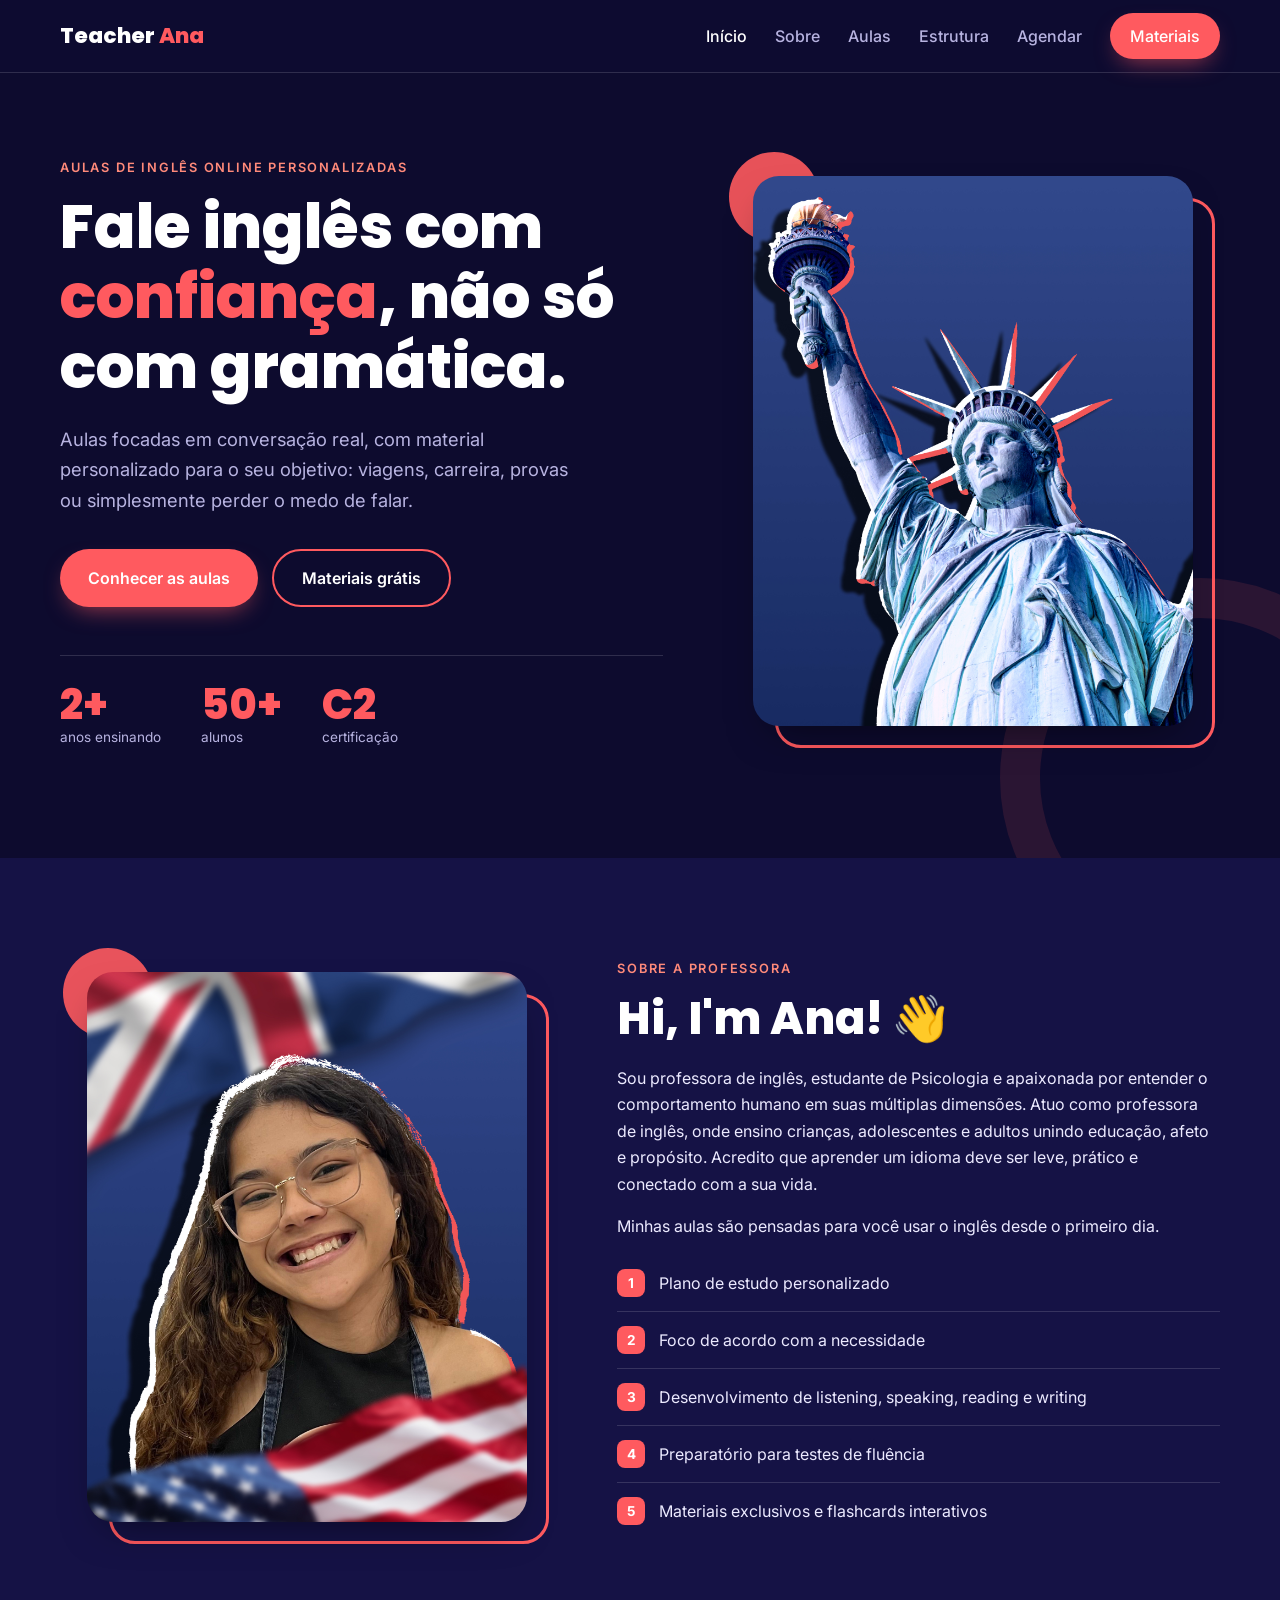
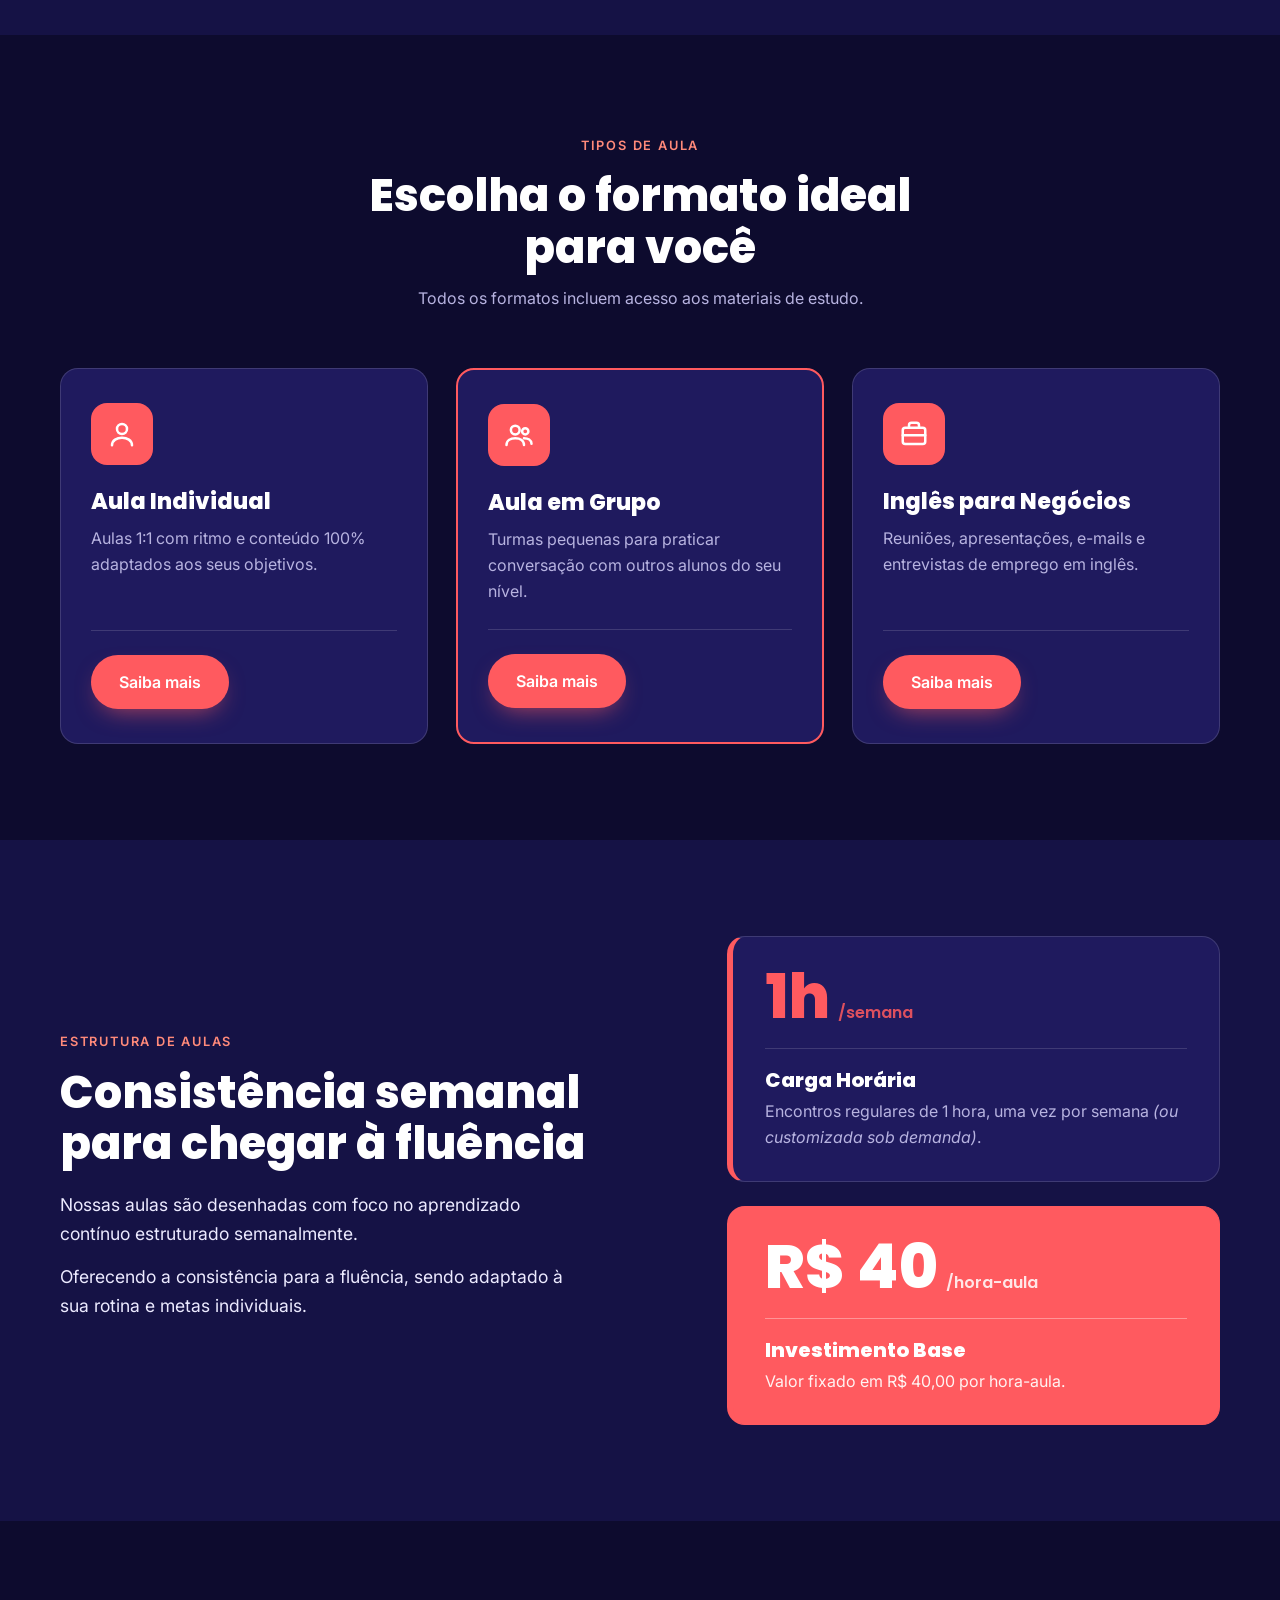
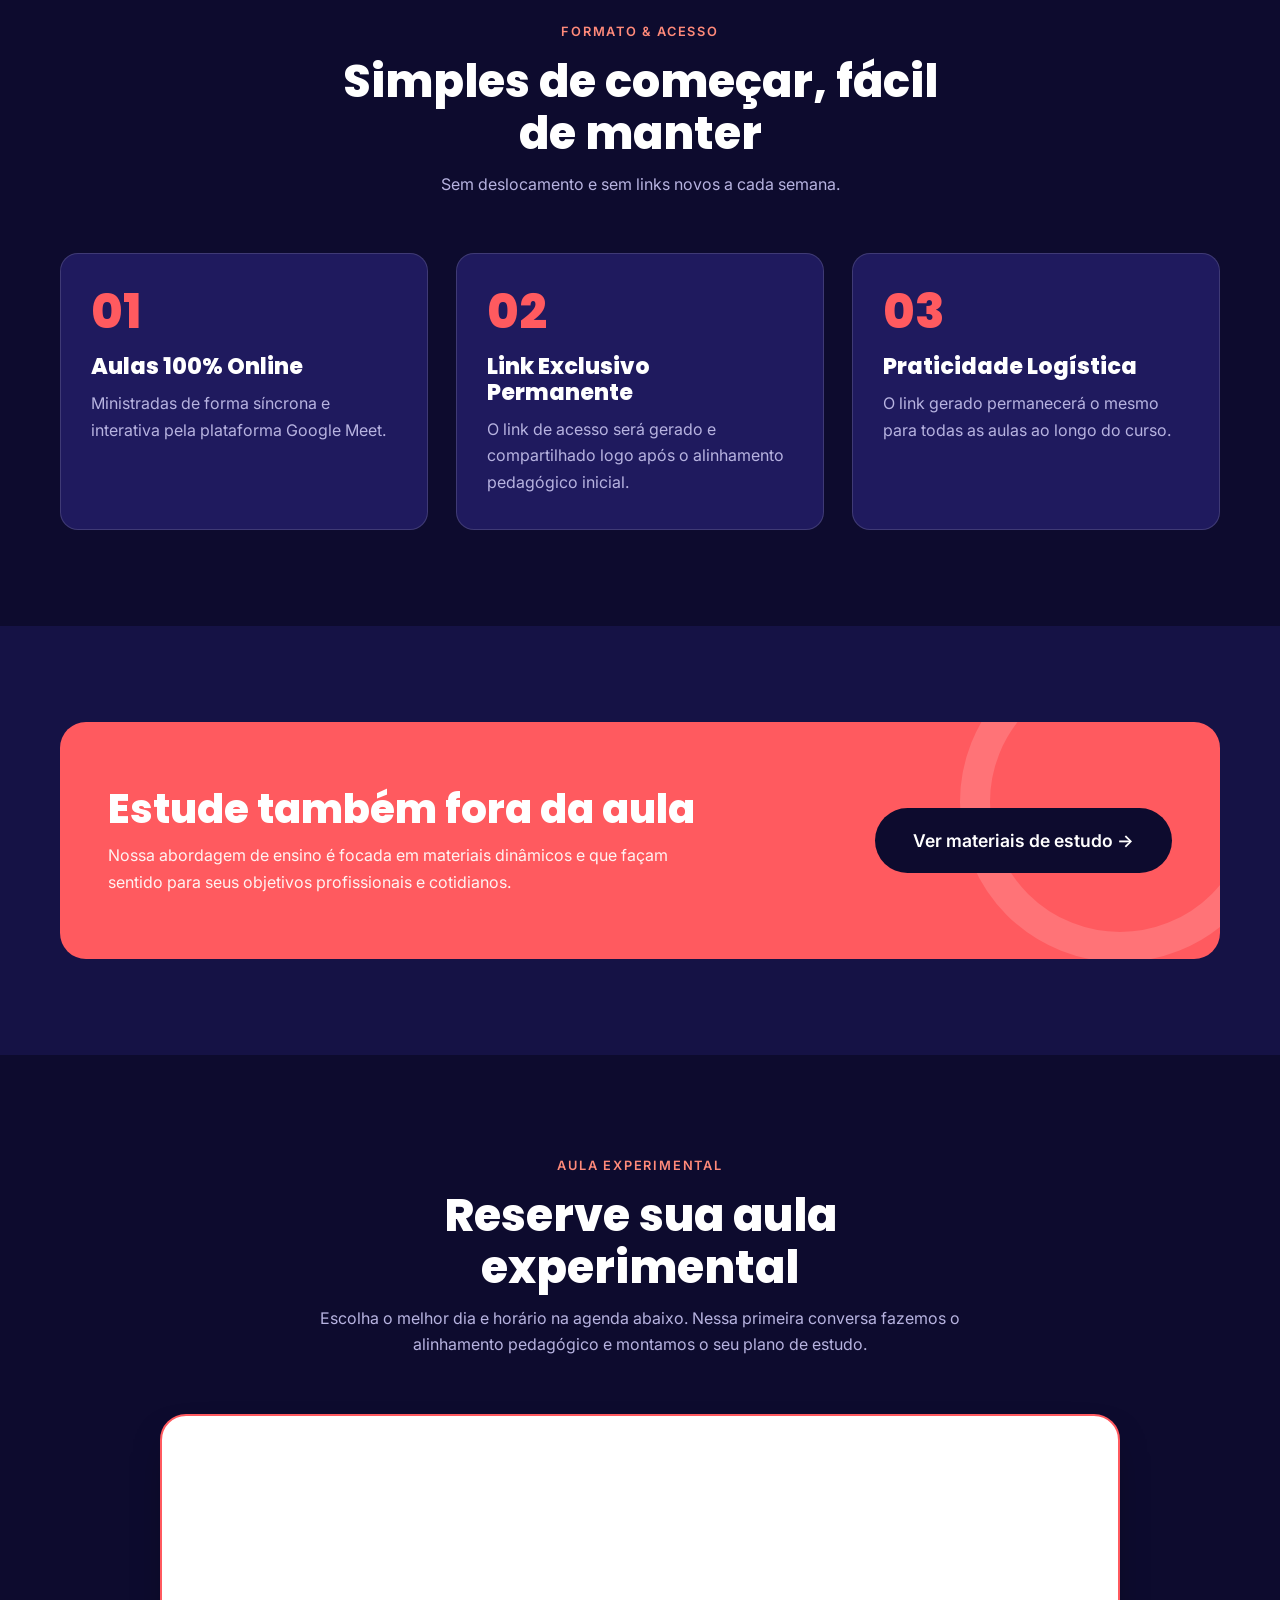
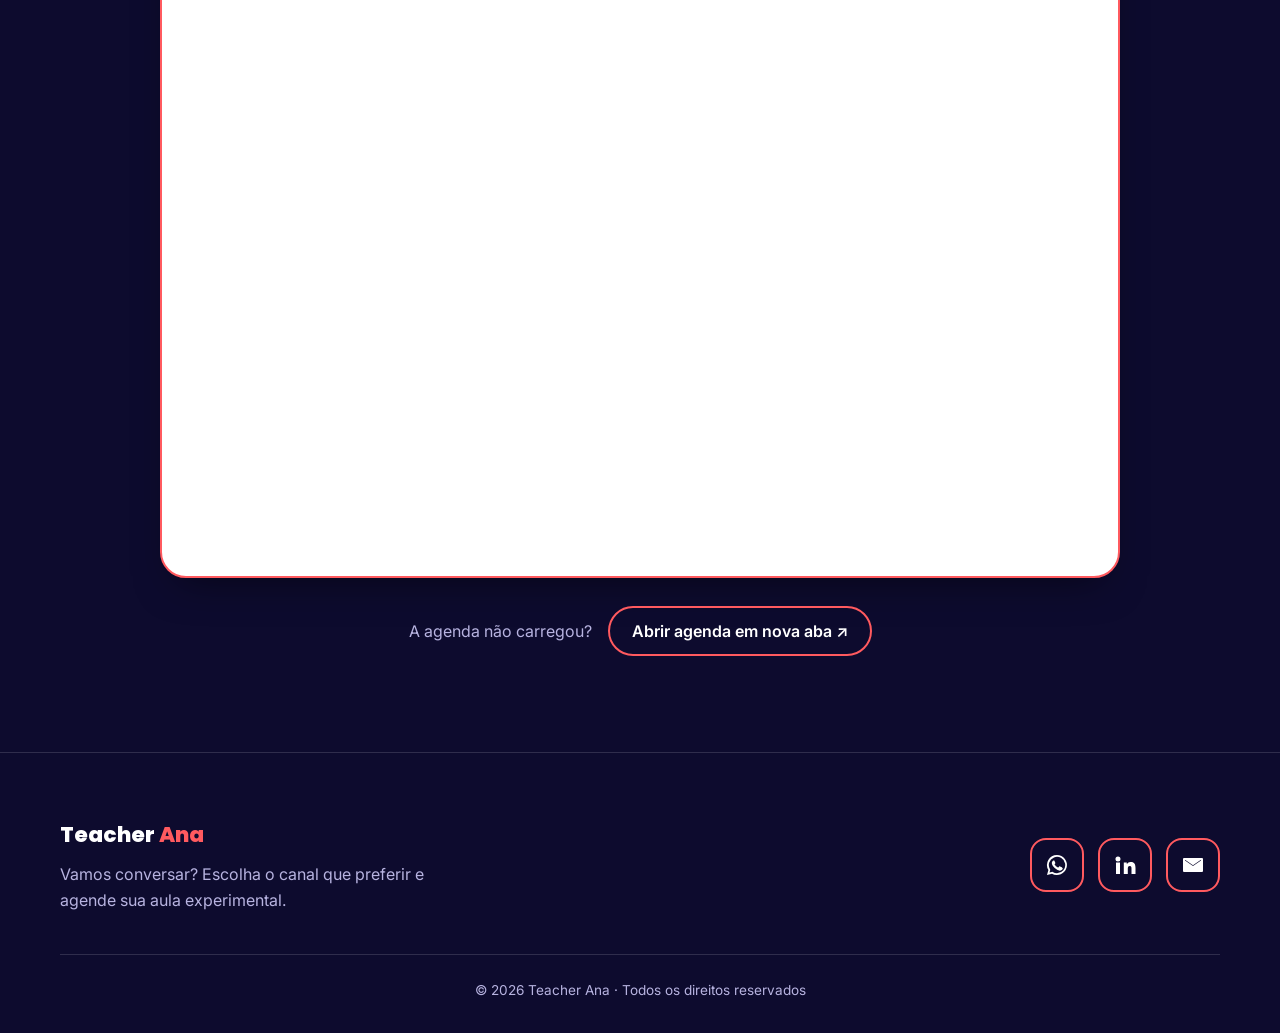
<file: index.html>
<!DOCTYPE html>
<html lang="pt-BR">
<head>
<meta charset="UTF-8" />
<meta name="viewport" content="width=device-width, initial-scale=1.0" />
<title>Teacher Ana | Aulas de Inglês</title>
<link rel="preconnect" href="https://fonts.googleapis.com" />
<link href="https://fonts.googleapis.com/css2?family=Poppins:wght@600;700;800&family=Inter:wght@400;500;600&display=swap" rel="stylesheet" />
<link rel="stylesheet" href="style.css" />
</head>
<body>

<!-- =========================================================
     NAVBAR
     ========================================================= -->
<nav class="nav" aria-label="Navegação principal">  
  <div class="container">
    <a href="#home" class="logo">Teacher <span>Ana</span></a>
    <ul class="nav-links">
      <li><a href="#home" data-nav="home">Início</a></li>
      <li><a href="#home" data-scroll="sobre">Sobre</a></li>
      <li><a href="#home" data-scroll="aulas">Aulas</a></li>
      <li><a href="#home" data-scroll="estrutura">Estrutura</a></li>
      <li><a href="#home" data-scroll="agendar">Agendar</a></li>
      <li><a href="#materiais" class="btn" data-nav="materiais">Materiais</a></li>
    </ul>
  </div>
</nav>

<!-- =========================================================
     PÁGINA 1 — LANDING PAGE
     ========================================================= -->
<main id="page-home" class="page active">

  <!-- HERO -->
  <section class="hero">
    <div class="container split">
      <div>
        <span class="eyebrow">Aulas de inglês online personalizadas</span>
        <h1>Fale inglês com <em>confiança</em>, não só com gramática.</h1>
        <p class="lead">
          Aulas focadas em conversação real, com material personalizado para o seu objetivo:
          viagens, carreira, provas ou simplesmente perder o medo de falar.
        </p>
        <div class="hero-actions">
          <a href="#home" class="btn" data-scroll="aulas">Conhecer as aulas</a>
          <a href="#materiais" class="btn btn-outline" data-nav="materiais">Materiais grátis</a>
        </div>
        <div class="hero-stats">
          <div><div class="stat-num">2+</div><div class="stat-label">anos ensinando</div></div>
          <div><div class="stat-num">50+</div><div class="stat-label">alunos</div></div>
          <div><div class="stat-num">C2</div><div class="stat-label">certificação</div></div>
        </div>
      </div>
      <div class="split-media">
        <div class="photo-frame">
          <!-- 📷 PLACEHOLDER: troque pelo <img src="img/ana-hero.jpg" alt="Professora Ana sorrindo"> -->
          <img src="img/ana-hero.jpg" alt="Professora Ana sorrindo">
        </div>
      </div>
    </div>
  </section>

  <!-- SOBRE A PROFESSORA (layout invertido) -->
  <section class="section about" id="sobre">
    <div class="container split reverse">
      <div class="split-media">
        <div class="photo-frame">
          <img src="img/ana-sobre.jpg" alt="Ana em sala de aula">
        </div>
      </div>
      <div>
        <span class="eyebrow">Sobre a professora</span>
        <h2>Hi, I'm Ana! 👋</h2>
        <p>Sou professora de inglês, estudante de Psicologia e apaixonada por entender o comportamento humano em suas múltiplas dimensões. Atuo como professora  de inglês, onde ensino crianças, adolescentes e adultos unindo educação, afeto e propósito. Acredito que aprender um idioma deve ser leve, prático e conectado com a sua vida.</p>
        <p>Minhas aulas são pensadas para você usar o inglês desde o primeiro dia.</p>
        <ul class="check-list">
          <li><span class="dot">1</span> Plano de estudo personalizado</li>
          <li><span class="dot">2</span> Foco de acordo com a necessidade</li>
          <li><span class="dot">3</span> Desenvolvimento de listening, speaking, reading e writing</li>
          <li><span class="dot">4</span> Preparatório para testes de fluência</li>
          <li><span class="dot">5</span> Materiais exclusivos e flashcards interativos</li>
        </ul>
      </div>
    </div>
  </section>

  <!-- TIPOS DE AULA -->
  <section class="section classes" id="aulas">
    <div class="container">
      <div class="section-head">
        <span class="eyebrow">Tipos de aula</span>
        <h2>Escolha o formato ideal para você</h2>
        <p>Todos os formatos incluem acesso aos materiais de estudo.</p>
      </div>
      <div class="grid-3">
        <article class="card">
          <div class="card-icon" aria-hidden="true">
            <svg viewBox="0 0 24 24" fill="none" stroke-width="2" stroke-linecap="round" stroke-linejoin="round"><circle cx="12" cy="8" r="4"/><path d="M4 21c0-4 4-6 8-6s8 2 8 6"/></svg>
          </div>
          <h3>Aula Individual</h3>
          <p>Aulas 1:1 com ritmo e conteúdo 100% adaptados aos seus objetivos.</p>
          <hr class="divider" />
          <!-- 🔗 PLACEHOLDER: link do WhatsApp com mensagem pronta -->
          <a href="https://wa.me/55SEUNUMERO?text=Quero%20saber%20sobre%20aula%20individual" target="_blank" rel="noopener" class="btn">Saiba mais</a>
        </article>
        <article class="card featured">
          <div class="card-icon" aria-hidden="true">
            <svg viewBox="0 0 24 24" fill="none" stroke-width="2" stroke-linecap="round" stroke-linejoin="round"><circle cx="9" cy="8" r="3.5"/><circle cx="17" cy="9" r="2.5"/><path d="M2 20c0-3.5 3-5.5 7-5.5s7 2 7 5.5M16 14.5c3 0 6 1.5 6 4.5"/></svg>
          </div>
          <h3>Aula em Grupo</h3>
          <p>Turmas pequenas para praticar conversação com outros alunos do seu nível.</p>
          <hr class="divider" />
          <a href="https://wa.me/55SEUNUMERO?text=Quero%20saber%20sobre%20aula%20em%20grupo" target="_blank" rel="noopener" class="btn">Saiba mais</a>
        </article>
        <article class="card">
          <div class="card-icon" aria-hidden="true">
            <svg viewBox="0 0 24 24" fill="none" stroke-width="2" stroke-linecap="round" stroke-linejoin="round"><rect x="3" y="7" width="18" height="13" rx="2"/><path d="M8 7V5a2 2 0 0 1 2-2h4a2 2 0 0 1 2 2v2M3 13h18"/></svg>
          </div>
          <h3>Inglês para Negócios</h3>
          <p>Reuniões, apresentações, e-mails e entrevistas de emprego em inglês.</p>
          <hr class="divider" />
          <a href="https://wa.me/55SEUNUMERO?text=Quero%20saber%20sobre%20ingles%20para%20negocios" target="_blank" rel="noopener" class="btn">Saiba mais</a>
        </article>
      </div>
    </div>
  </section>

  <!-- ESTRUTURA DE AULAS -->
  <section class="section structure" id="estrutura">
    <div class="container split">
      <div>
        <span class="eyebrow">Estrutura de aulas</span>
        <h2>Consistência semanal para chegar à fluência</h2>
        <p class="structure-lead">Nossas aulas são desenhadas com foco no aprendizado contínuo estruturado semanalmente.</p>
        <p class="structure-lead">Oferecendo a consistência para a fluência, sendo adaptado à sua rotina e metas individuais.</p>
      </div>
      <div class="highlight-stack">
        <div class="highlight-card">
          <div class="highlight-num">1h<small>/semana</small></div>
          <hr class="divider" />
          <h3>Carga Horária</h3>
          <p>Encontros regulares de 1 hora, uma vez por semana <em>(ou customizada sob demanda)</em>.</p>
        </div>
        <div class="highlight-card accent">
          <div class="highlight-num">R$ 40<small>/hora-aula</small></div>
          <hr class="divider" />
          <h3>Investimento Base</h3>
          <p>Valor fixado em R$ 40,00 por hora-aula.</p>
        </div>
      </div>
    </div>
  </section>

  <!-- FORMATO & ACESSO -->
  <section class="section access" id="formato">
    <div class="container">
      <div class="section-head">
        <span class="eyebrow">Formato &amp; Acesso</span>
        <h2>Simples de começar, fácil de manter</h2>
        <p>Sem deslocamento e sem links novos a cada semana.</p>
      </div>
      <div class="grid-3">
        <article class="card access-card">
          <span class="access-step">01</span>
          <h3>Aulas 100% Online</h3>
          <p>Ministradas de forma síncrona e interativa pela plataforma Google Meet.</p>
        </article>
        <article class="card access-card">
          <span class="access-step">02</span>
          <h3>Link Exclusivo Permanente</h3>
          <p>O link de acesso será gerado e compartilhado logo após o alinhamento pedagógico inicial.</p>
        </article>
        <article class="card access-card">
          <span class="access-step">03</span>
          <h3>Praticidade Logística</h3>
          <p>O link gerado permanecerá o mesmo para todas as aulas ao longo do curso.</p>
        </article>
      </div>
    </div>
  </section>

  <!-- CHAMADA PARA MATERIAIS -->
  <section class="section">
    <div class="container">
      <div class="cta-box">
        <div>
          <h2>Estude também fora da aula</h2>
          <p>Nossa abordagem de ensino é focada em materiais dinâmicos e que façam sentido para seus objetivos profissionais e cotidianos.</p>
        </div>
        <a href="#materiais" class="btn btn-lg" data-nav="materiais">Ver materiais de estudo →</a>
      </div>
    </div>
  </section>

  <!-- RESERVAR AULA EXPERIMENTAL (booking embedado) -->
  <section class="section booking" id="agendar">
    <div class="container">
      <div class="section-head">
        <span class="eyebrow">Aula experimental</span>
        <h2>Reserve sua aula experimental</h2>
        <p>Escolha o melhor dia e horário na agenda abaixo. Nessa primeira conversa fazemos o alinhamento pedagógico e montamos o seu plano de estudo.</p>
      </div>
      <div class="booking-frame">
        <iframe
          src="https://sumupbookings.com/aulas-de-ingles-teacher-bia"
          title="Agenda de aulas da professora – reservar aula experimental"
          loading="lazy"
          allow="payment"
        ></iframe>
      </div>
      <p class="booking-fallback">
        A agenda não carregou?
        <a href="https://sumupbookings.com/aulas-de-ingles-teacher-bia" target="_blank" rel="noopener" class="btn btn-outline">Abrir agenda em nova aba ↗</a>
      </p>
    </div>
  </section>
</main>

<!-- =========================================================
     PÁGINA 2 — MATERIAIS DE ESTUDO
     ========================================================= -->
<main id="page-materiais" class="page">
  <section class="materials-hero">
    <div class="container">
      <span class="eyebrow">Biblioteca</span>
      <h1>Materiais de Estudo</h1>
      <p>Escolha uma categoria e comece a praticar.</p>
      <div class="tabs" role="tablist" aria-label="Categorias de materiais">
        <button class="tab" role="tab" aria-selected="true" aria-controls="tab-livros" data-tab="livros">📚 Livros</button>
        <button class="tab" role="tab" aria-selected="false" aria-controls="tab-musicas" data-tab="musicas">🎵 Músicas</button>
        <button class="tab" role="tab" aria-selected="false" aria-controls="tab-flashcards" data-tab="flashcards">🃏 Flashcards</button>
      </div>
    </div>
  </section>

  <div class="container">
    <!-- ABA LIVROS -->
    <section id="tab-livros" class="tab-panel active" role="tabpanel">
      <div id="books-filter" class="level-filter" role="group" aria-label="Filtrar livros">
        <button aria-pressed="true" data-book="todos">Todos</button>
        <button aria-pressed="false" data-book="avancado">Avançado</button>
        <button aria-pressed="false" data-book="intermediario">Intermediário</button>
        <button aria-pressed="false" data-book="basico">Básico</button>
        <button aria-pressed="false" data-book="leitura">Leitura</button>
        <button aria-pressed="false" data-book="resumo">Resumo</button>
      </div>
      <div class="catalog" id="books-grid"></div>
    </section>

    <!-- ABA MÚSICAS -->
    <section id="tab-musicas" class="tab-panel" role="tabpanel">
      <div class="catalog playlists" id="playlists-grid"></div>
    </section>

    <!-- ABA FLASHCARDS -->
    <section id="tab-flashcards" class="tab-panel" role="tabpanel">

      <!-- Tela 1: Pastas -->
      <div id="fc-levels" class="level-filter" role="group" aria-label="Filtrar por nível">
        <button aria-pressed="true" data-level="todos">Todos</button>
        <button aria-pressed="false" data-level="basico">Básico</button>
        <button aria-pressed="false" data-level="intermediario">Intermediário</button>
        <button aria-pressed="false" data-level="dificil">Avançado</button>
      </div>
      <div id="fc-folders" class="folders"></div>

      <!-- Tela 2: Jogo -->
      <div id="fc-game" class="game hidden">
        <div class="game-top">
          <button class="back-link" id="fc-exit">← Pastas</button>
          <h3 id="fc-title">Tema</h3>
          <span class="counter" id="fc-counter">1 / 10</span>
        </div>
        <div class="progress"><div class="progress-bar" id="fc-progress"></div></div>

        <div class="flashcard" id="fc-card" tabindex="0" role="button" aria-label="Clique para virar o card">
          <div class="flashcard-inner">
            <div class="face front">
              <small>Pergunta</small>
              <div class="face-text" id="fc-front"></div>
              <span class="hint">Clique para virar ↻</span>
            </div>
            <div class="face back">
              <small>Resposta</small>
              <div class="face-text" id="fc-back"></div>
              <div class="face-ex" id="fc-ex"></div>
            </div>
          </div>
        </div>

        <div class="answer-btns" id="fc-answers">
          <button class="btn btn-right" data-answer="right">✓ Acertei</button>
          <button class="btn btn-wrong" data-answer="wrong">✗ Errei</button>
        </div>
      </div>

      <!-- Tela 3: Resultado -->
      <div id="fc-result" class="game hidden">
        <div class="result">
          <h3>Pasta concluída! 🎉</h3>
          <p id="fc-result-theme"></p>
          <div class="score-grid">
            <div class="score"><div class="score-num ok" id="fc-right">0</div><div class="score-label">Acertos</div></div>
            <div class="score"><div class="score-num ko" id="fc-wrong">0</div><div class="score-label">Erros</div></div>
          </div>
          <p class="score-pct">Aproveitamento: <strong id="fc-pct">0%</strong></p>
          <button class="btn btn-lg" id="fc-ok">OK, voltar às pastas</button>
        </div>
      </div>
    </section>
  </div>
</main>

<!-- =========================================================
     FOOTER
     ========================================================= -->
<footer id="contato">
  <div class="container">
    <div class="footer-top">
      <div>
        <a href="#home" class="logo">Teacher <span>Ana</span></a>
        <p>Vamos conversar? Escolha o canal que preferir e agende sua aula experimental.</p>
      </div>
      <div class="socials">
        <!-- 🔗 PLACEHOLDERS: substitua os links abaixo -->
        <a class="social" href="https://wa.me/5511961002857" target="_blank" rel="noopener" aria-label="WhatsApp">
          <svg viewBox="0 0 24 24"><path d="M12 2a10 10 0 0 0-8.6 15.1L2 22l5-1.3A10 10 0 1 0 12 2Zm0 18.2a8.2 8.2 0 0 1-4.2-1.2l-.3-.2-3 .8.8-2.9-.2-.3A8.2 8.2 0 1 1 12 20.2Zm4.5-6.1c-.2-.1-1.5-.7-1.7-.8s-.4-.1-.6.1-.7.8-.8 1-.3.2-.5.1a6.7 6.7 0 0 1-3.3-2.9c-.3-.4.3-.4.7-1.3a.5.5 0 0 0 0-.5l-.8-1.8c-.2-.5-.4-.4-.6-.4h-.5a1 1 0 0 0-.7.3 3 3 0 0 0-.9 2.2 5.2 5.2 0 0 0 1.1 2.8 11.9 11.9 0 0 0 4.6 4c1.7.7 2.3.8 3.2.7a2.7 2.7 0 0 0 1.8-1.3 2.2 2.2 0 0 0 .2-1.3c-.1-.1-.3-.2-.5-.3Z"/></svg>
        </a>
        <a class="social" href="https://www.linkedin.com/in/teacher-anaalencarf/" target="_blank" rel="noopener" aria-label="LinkedIn">
          <svg viewBox="0 0 24 24"><path d="M4.98 3.5a2.5 2.5 0 1 1 0 5 2.5 2.5 0 0 1 0-5ZM3 9.5h4V21H3V9.5Zm7 0h3.8v1.6h.1a4.2 4.2 0 0 1 3.8-2c4 0 4.8 2.6 4.8 6V21h-4v-5.1c0-1.2 0-2.8-1.7-2.8s-2 1.3-2 2.7V21h-4V9.5Z"/></svg>
        </a>
        <a class="social" href="mailto:ana0507ferreira@gmail.com" aria-label="E-mail">
          <svg viewBox="0 0 24 24"><path d="M3 5h18a1 1 0 0 1 1 1v12a1 1 0 0 1-1 1H3a1 1 0 0 1-1-1V6a1 1 0 0 1 1-1Zm9 7.2L4.4 7H4v.6l8 5.5 8-5.5V7h-.4L12 12.2Z"/></svg>
        </a>
      </div>
    </div>
    <div class="footer-bottom">© <span id="year"></span> Teacher Ana · Todos os direitos reservados</div>
  </div>
</footer>

<script src="script.js"></script>
</body>
</html>
</file>
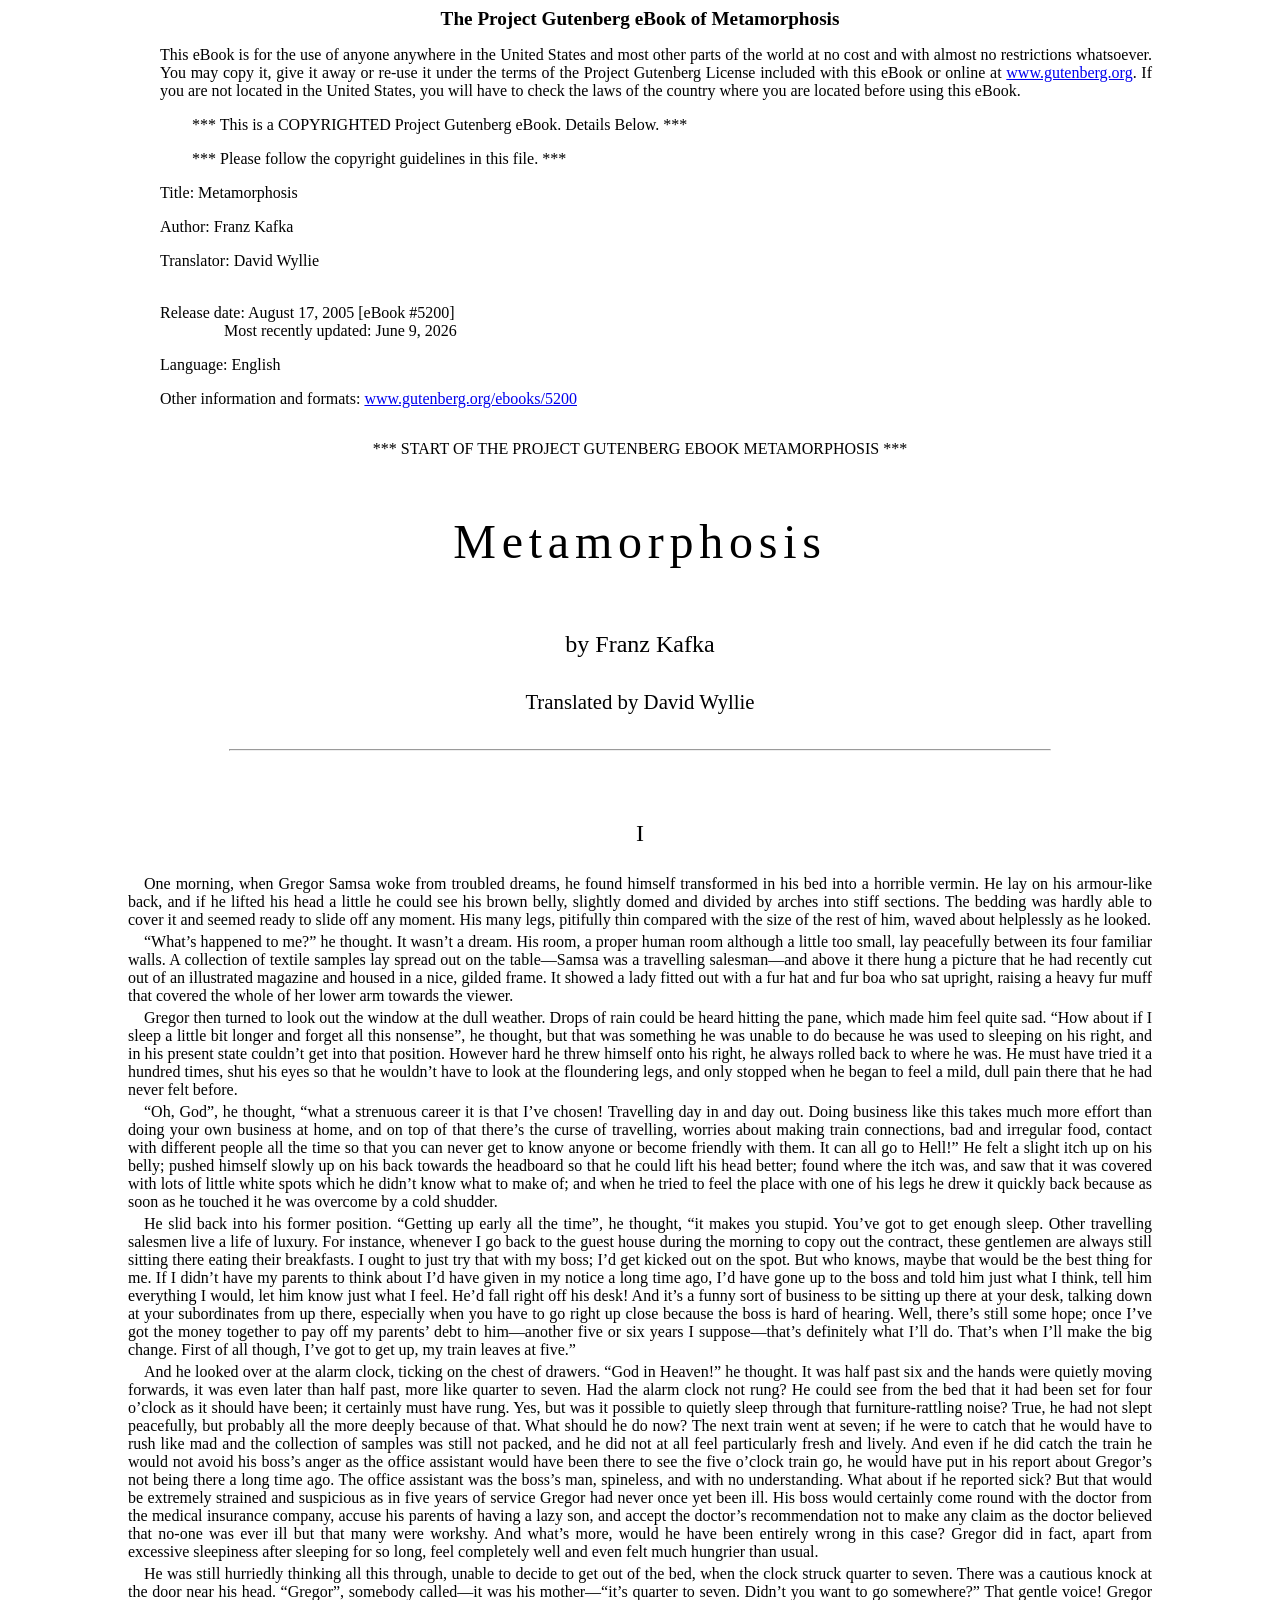
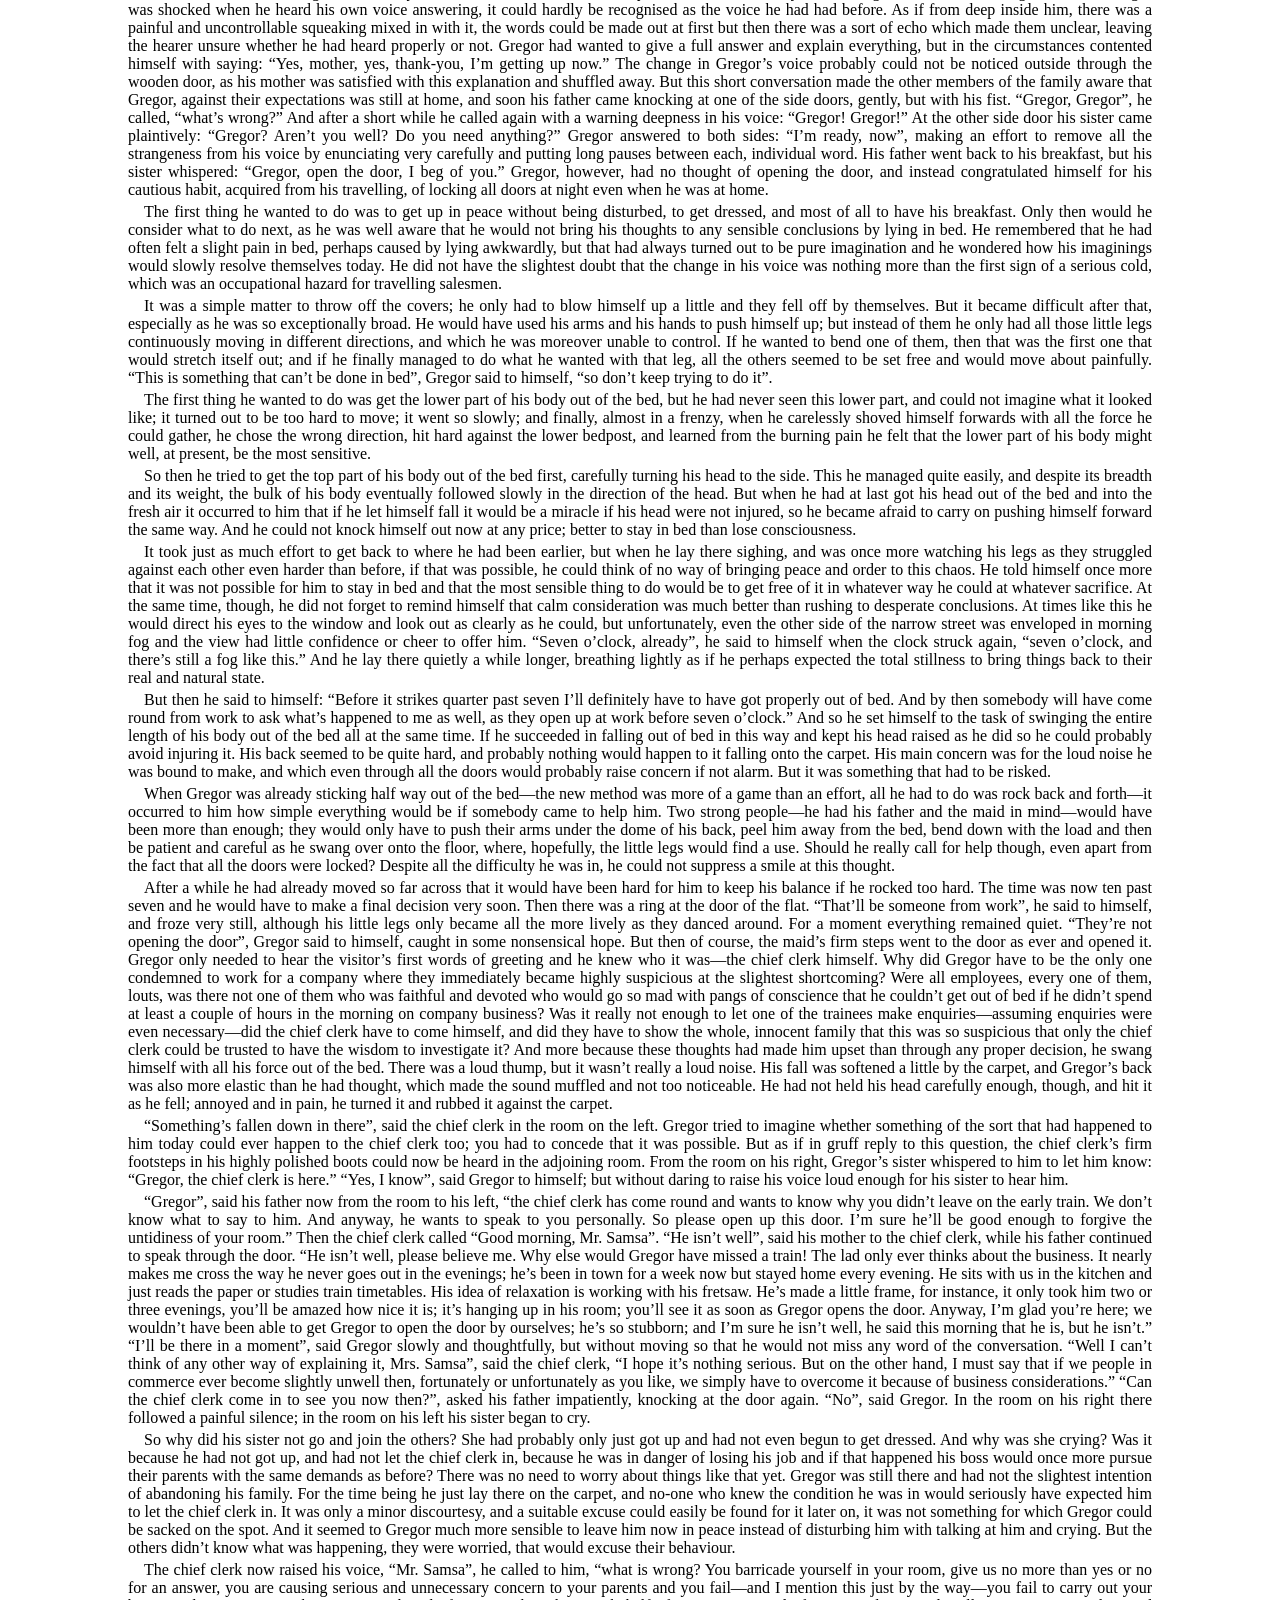
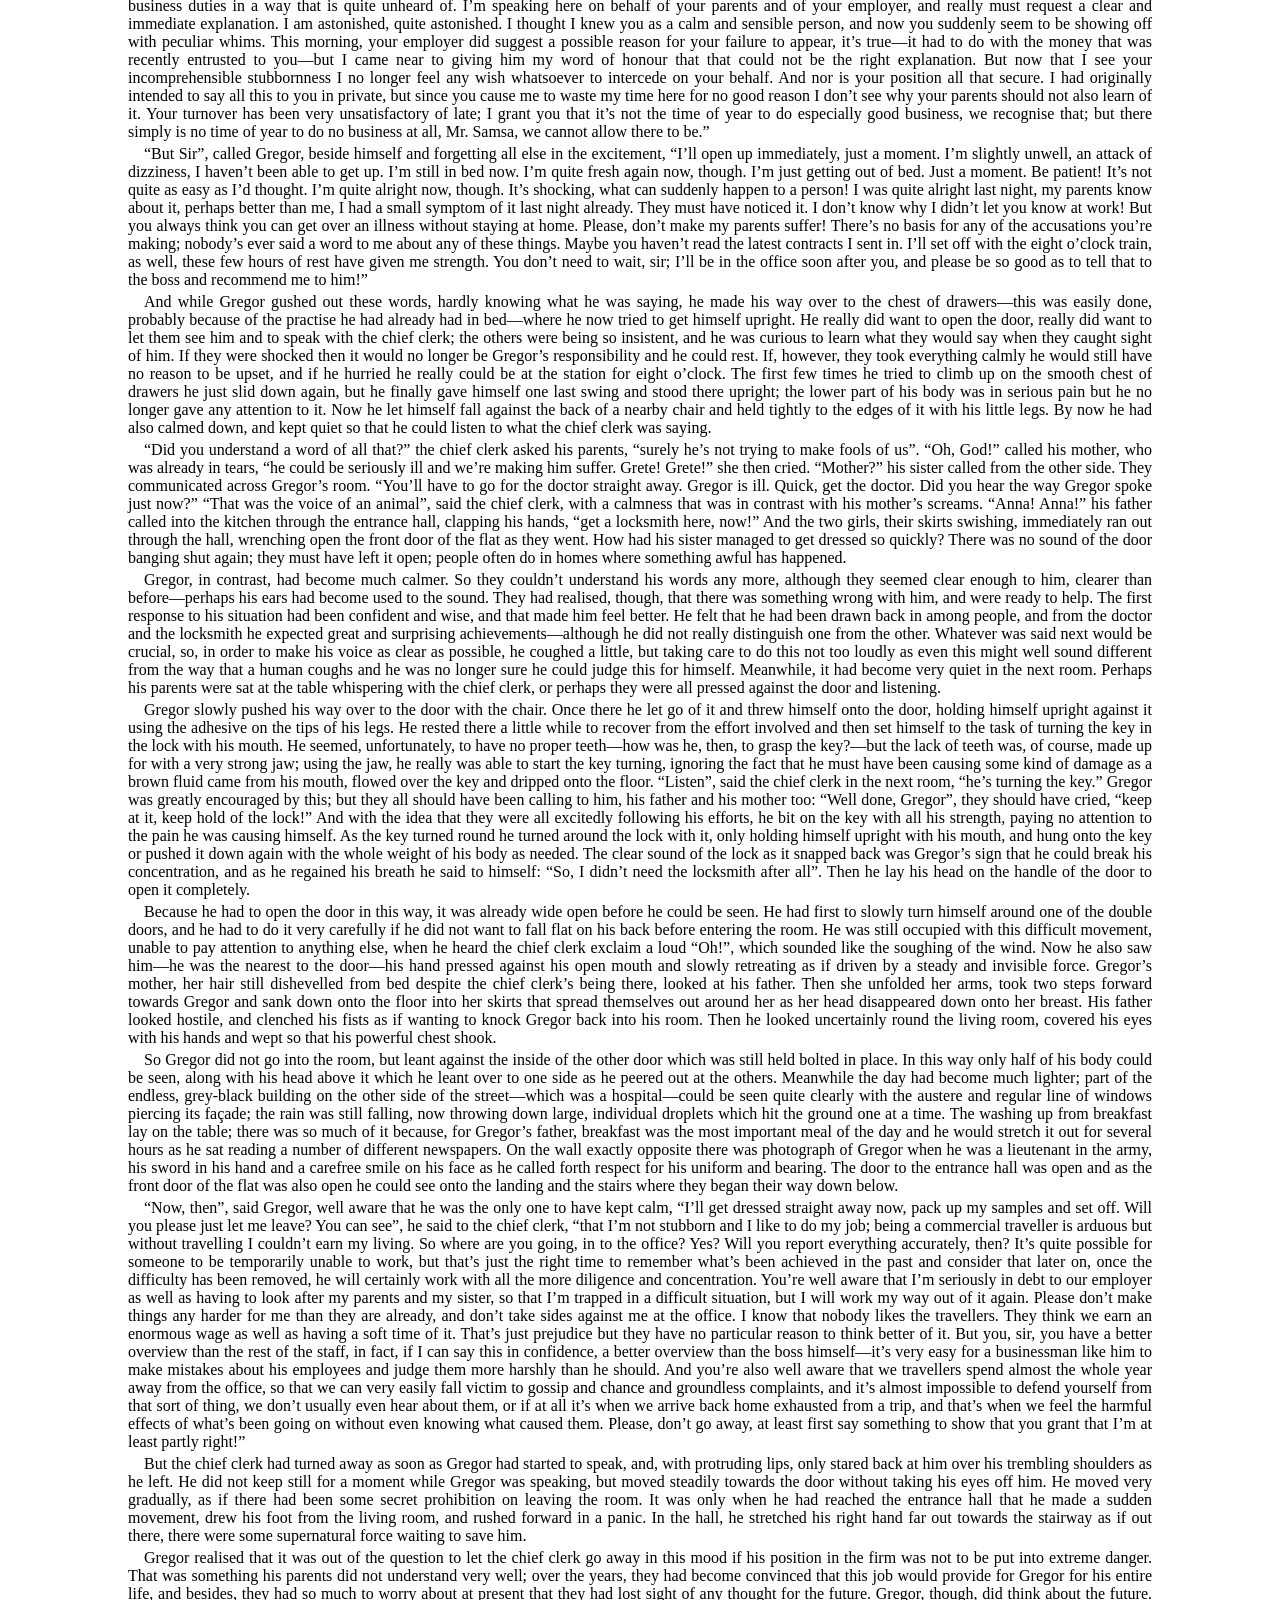
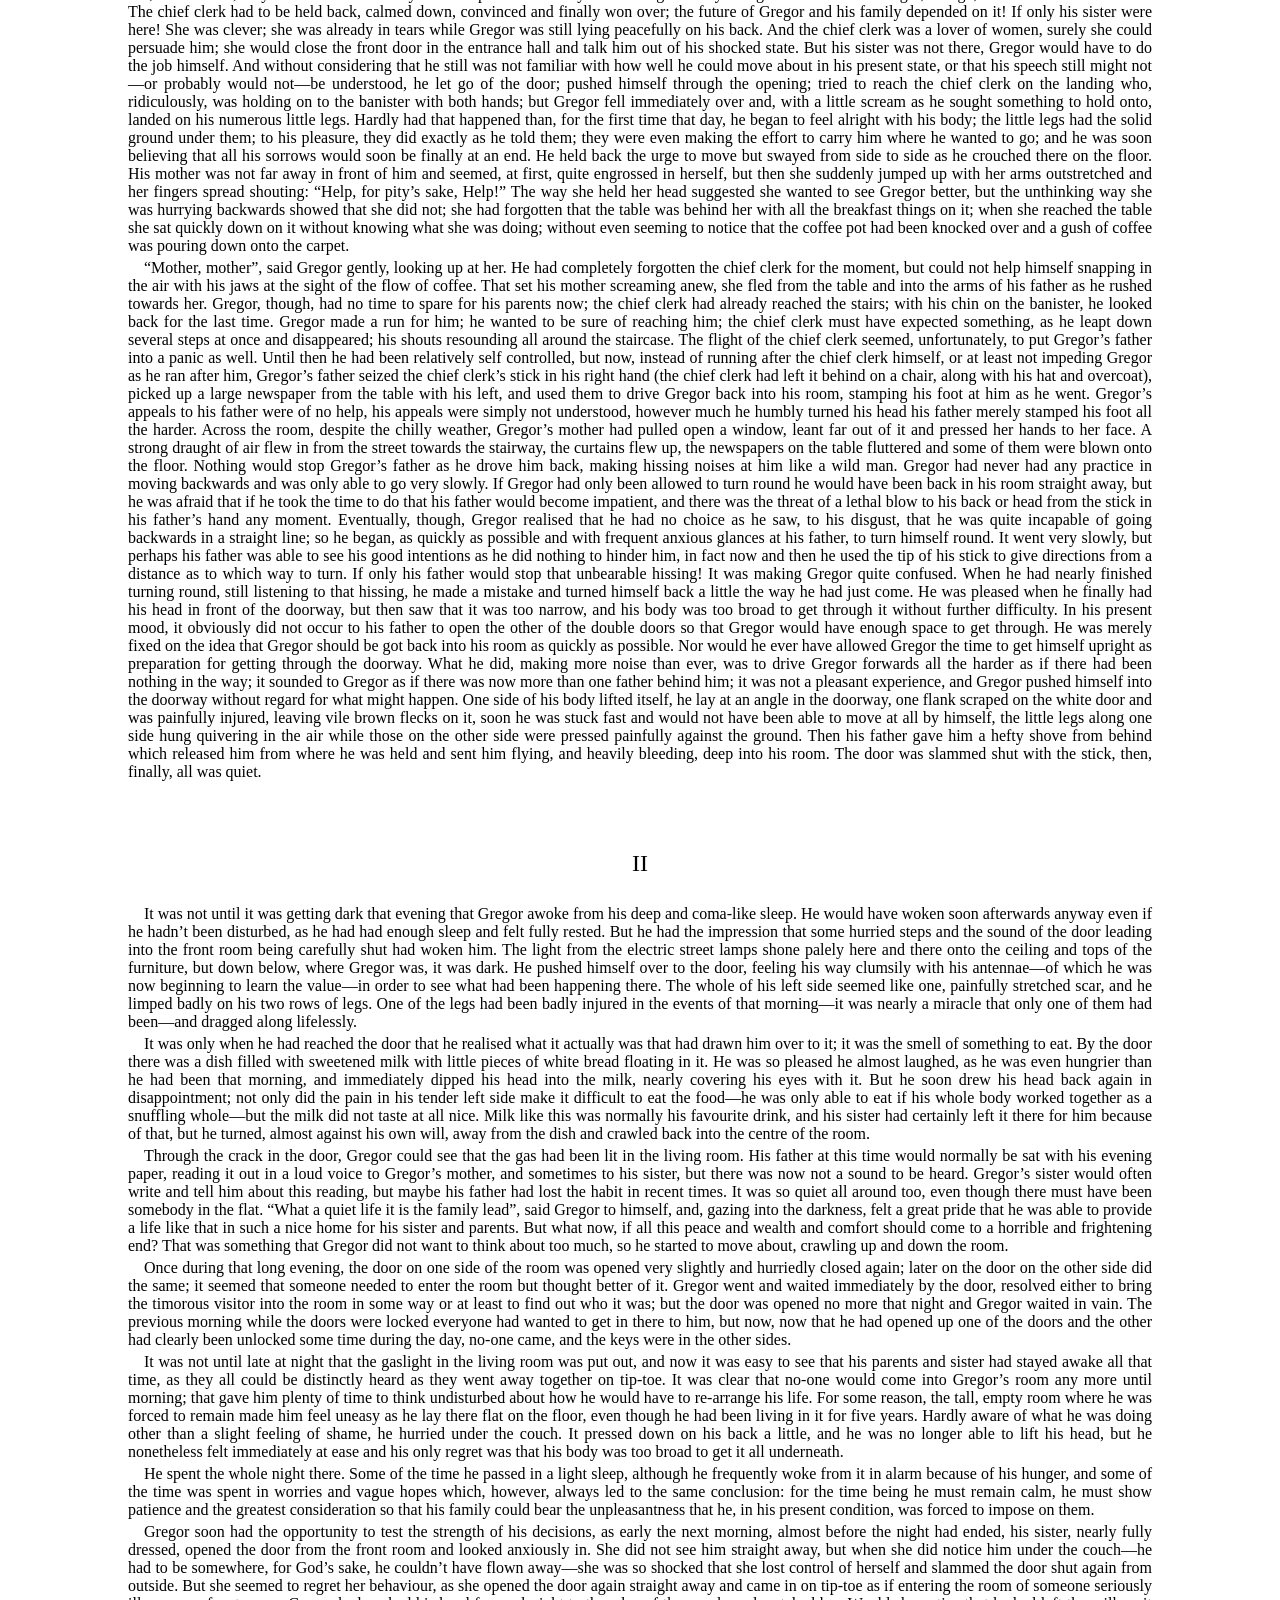
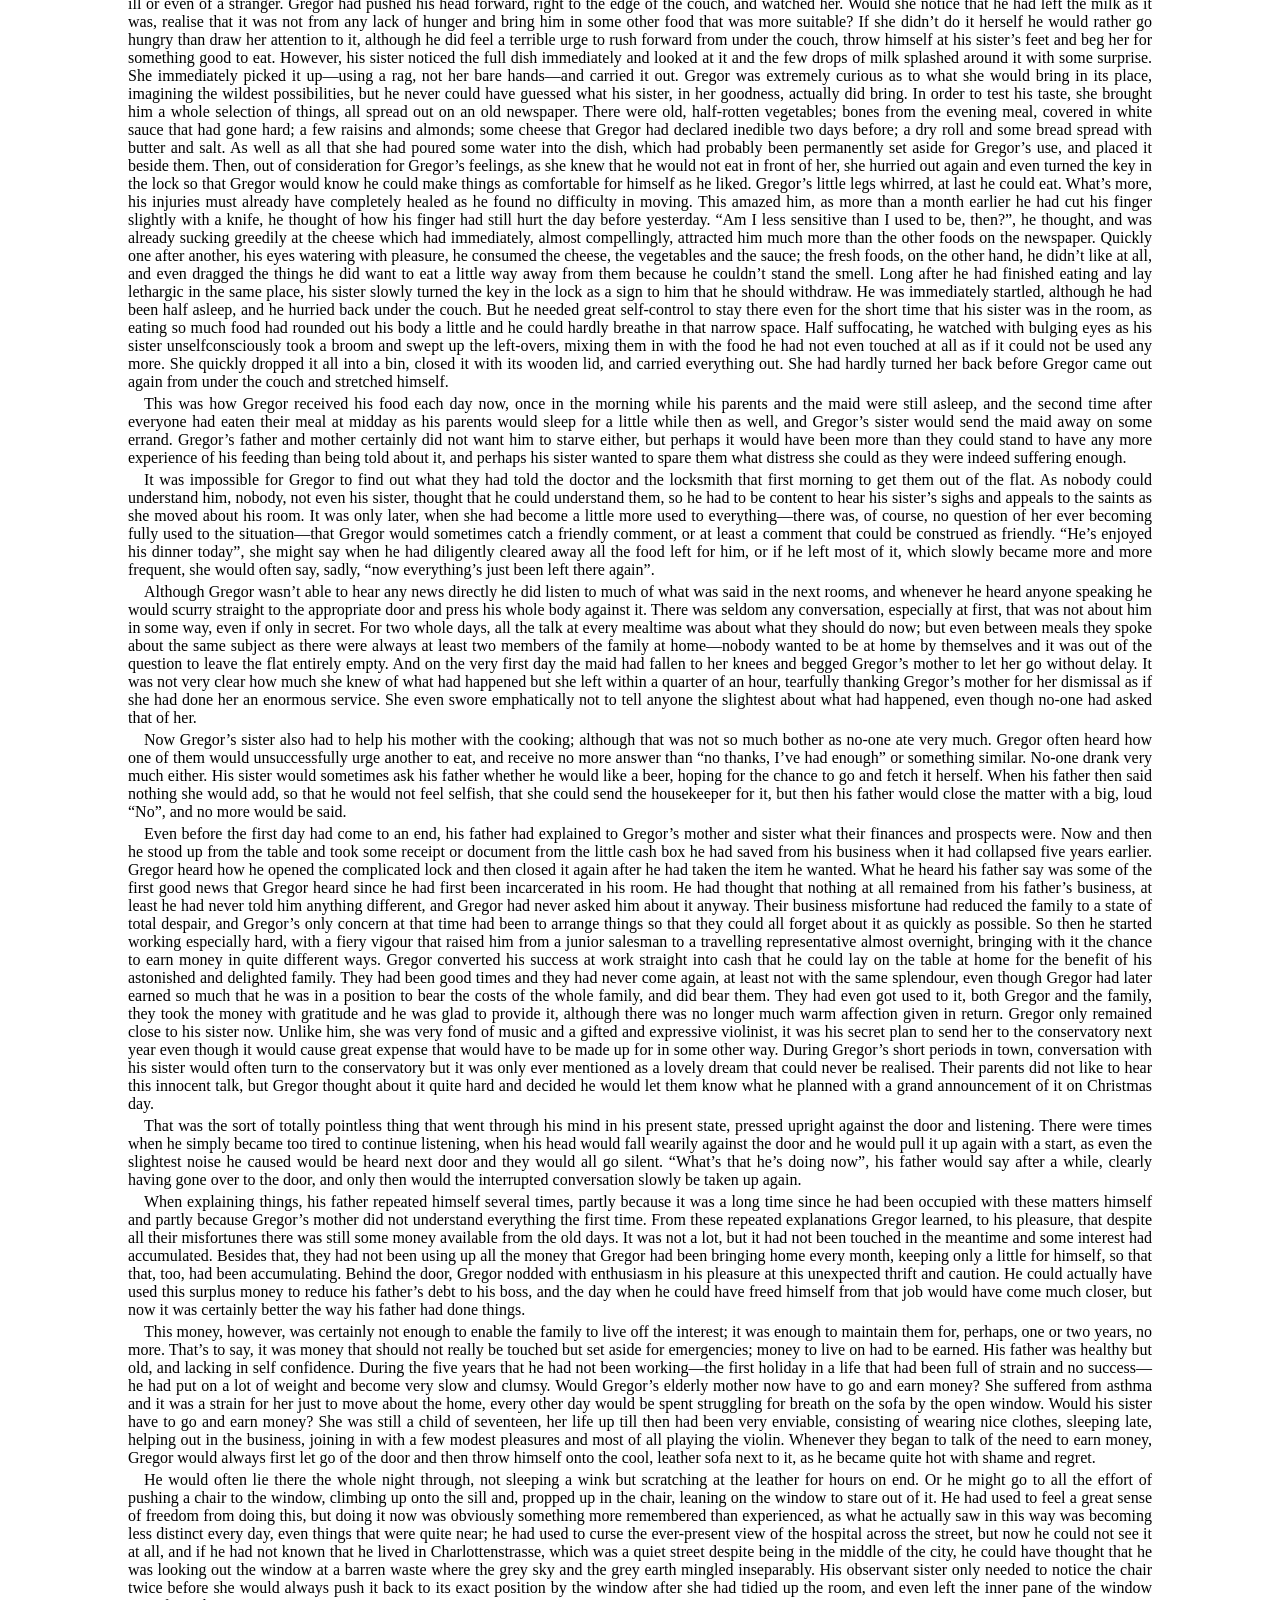
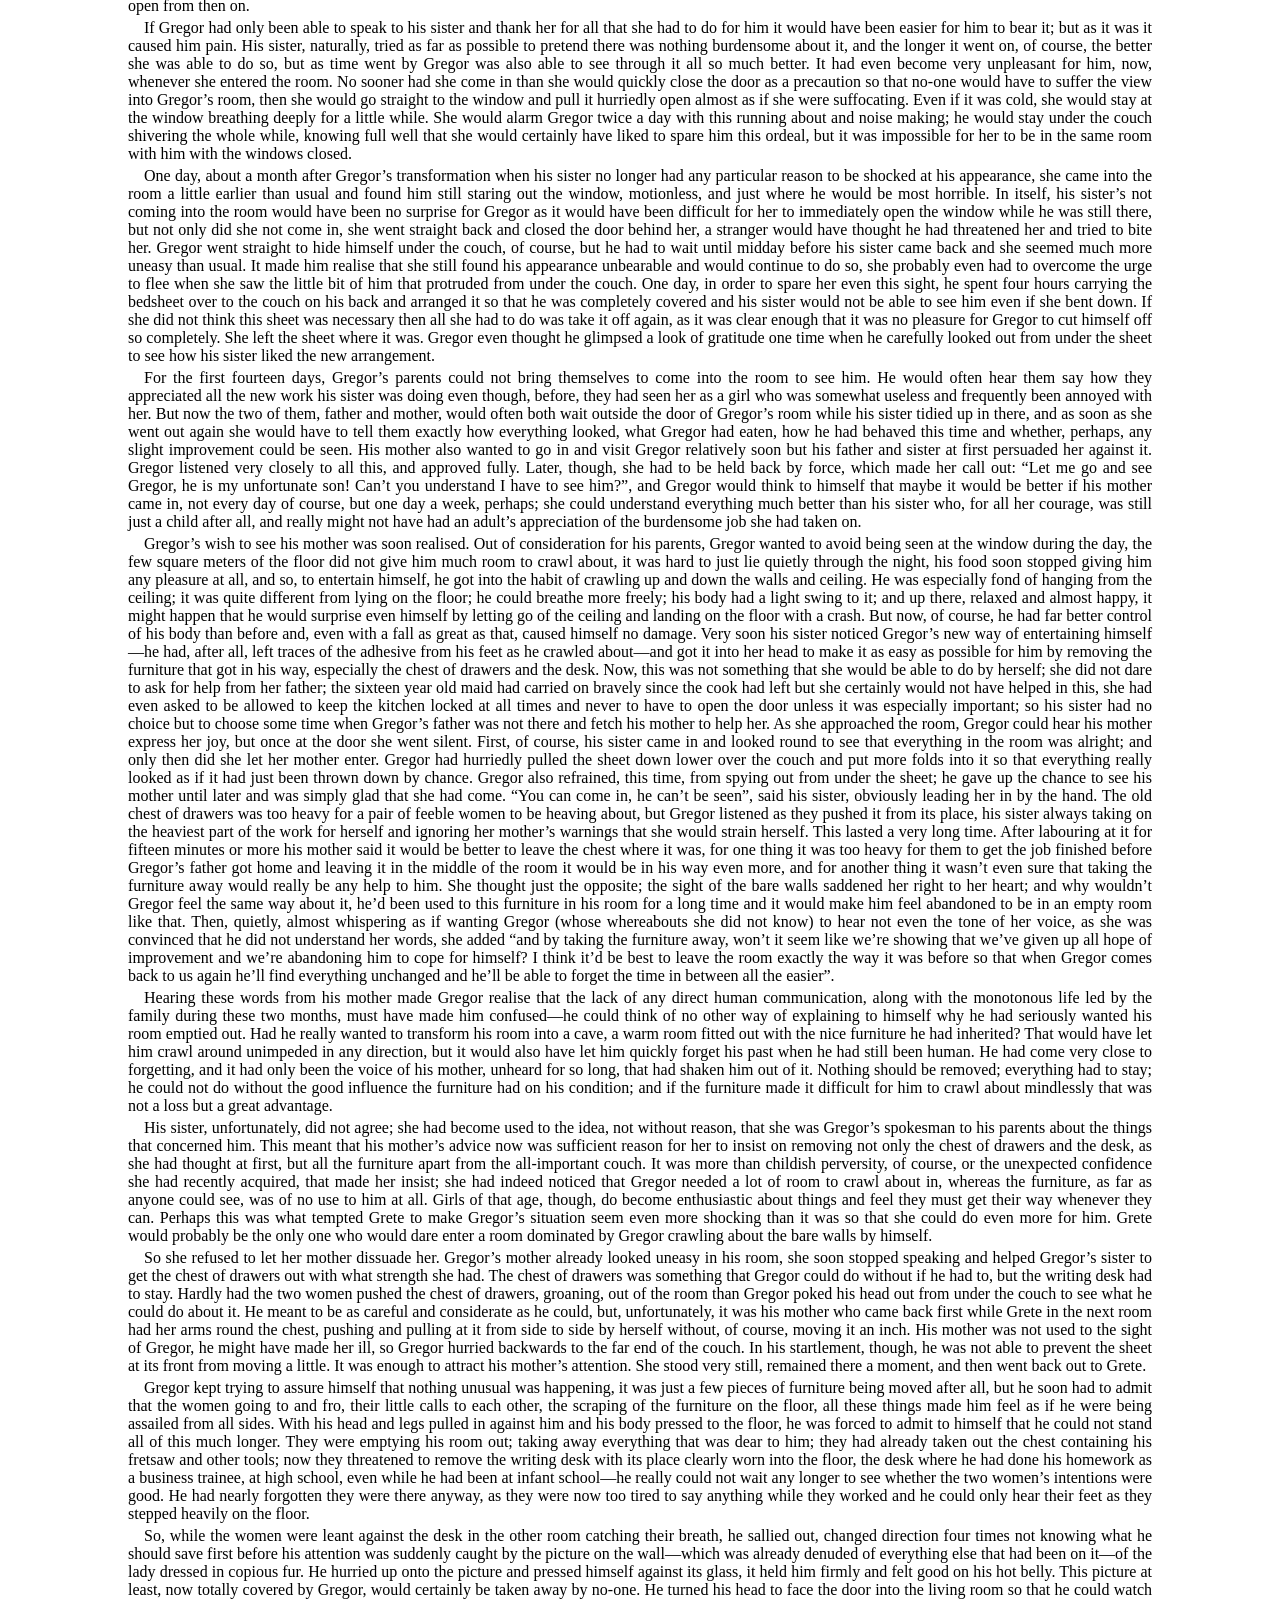
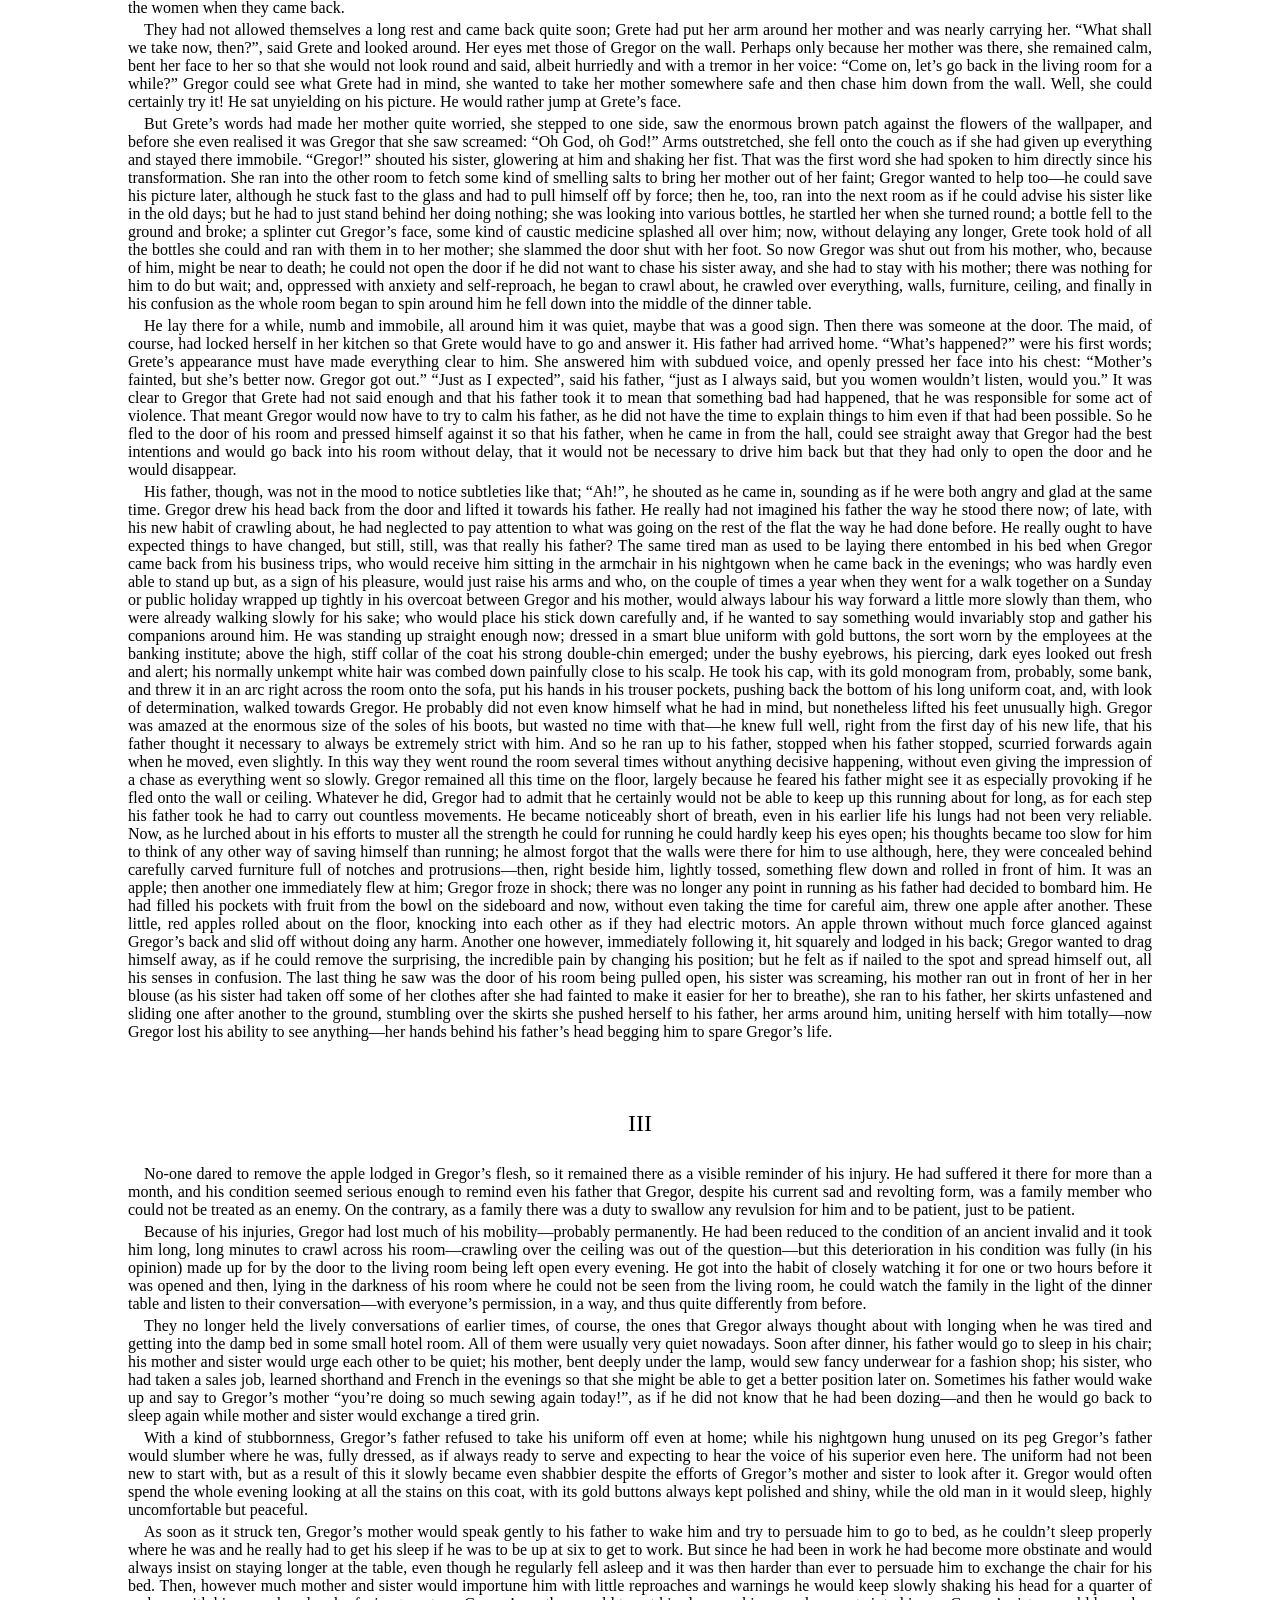
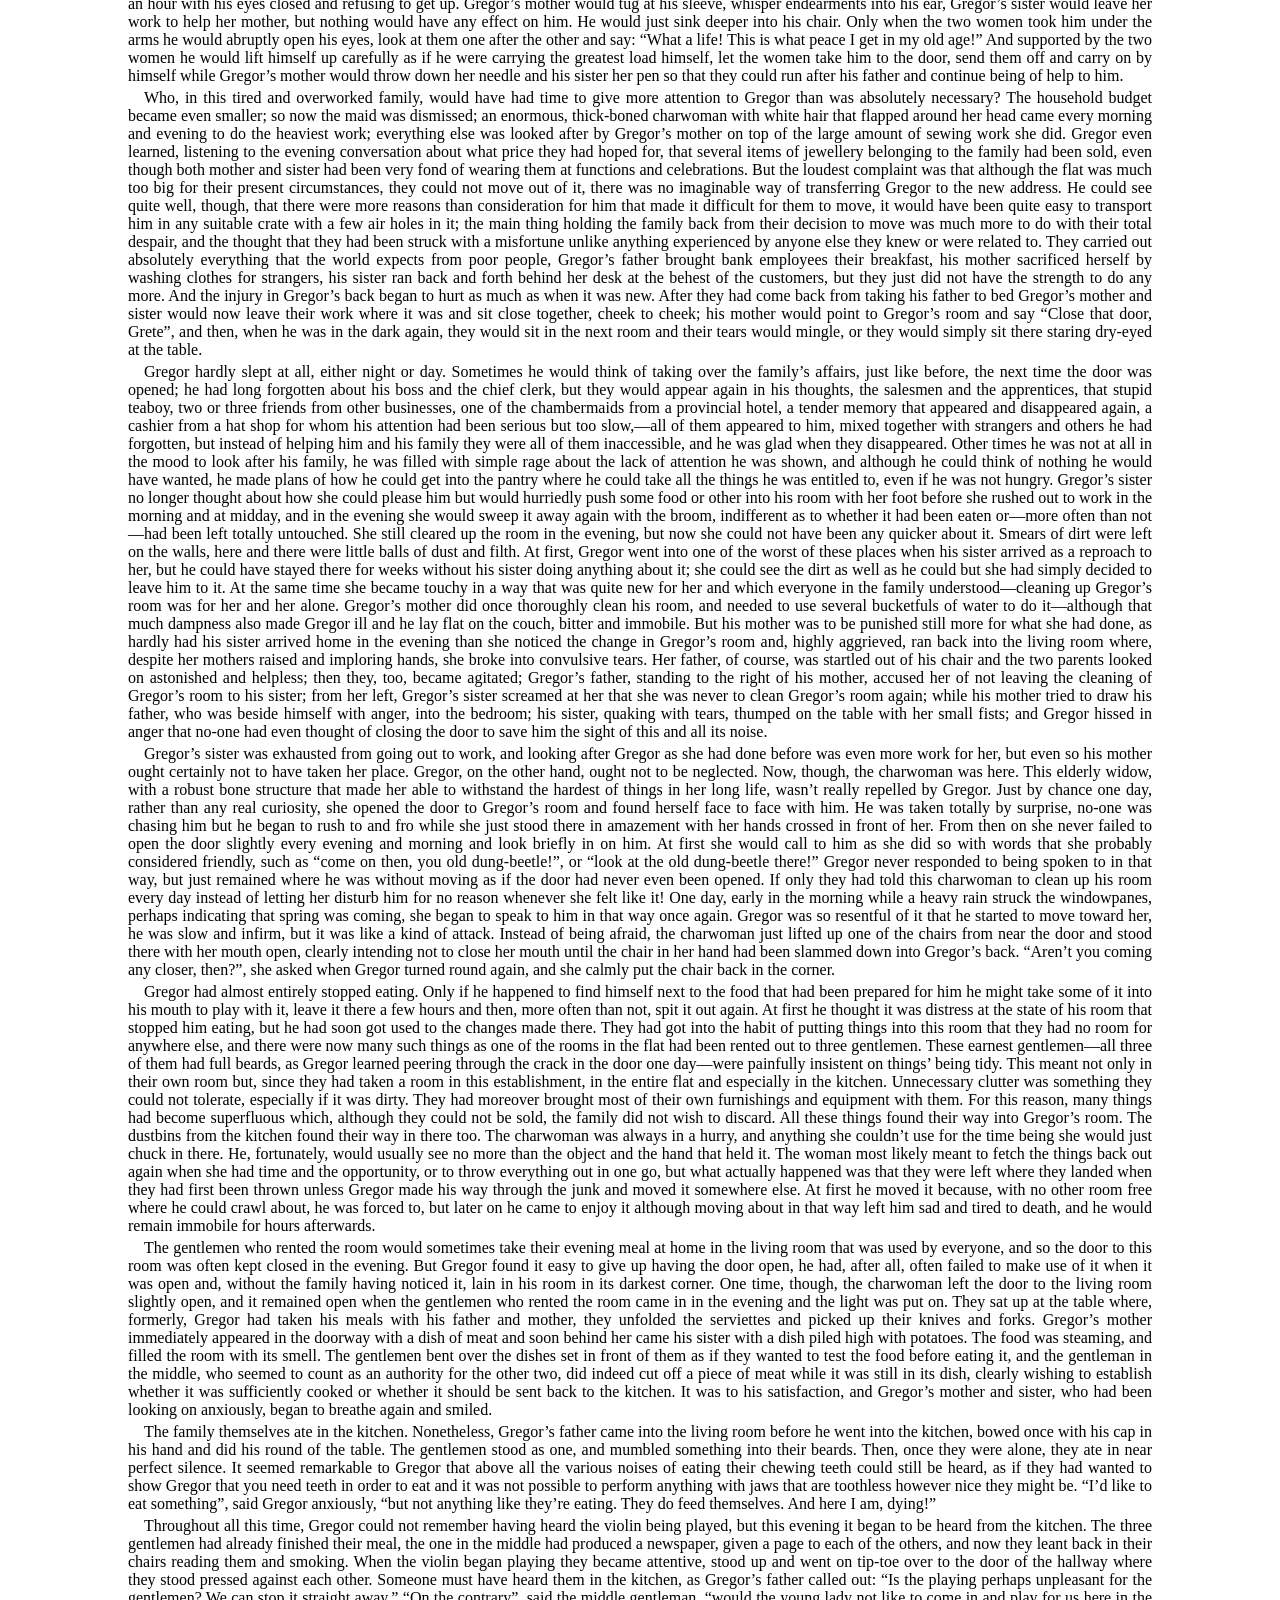
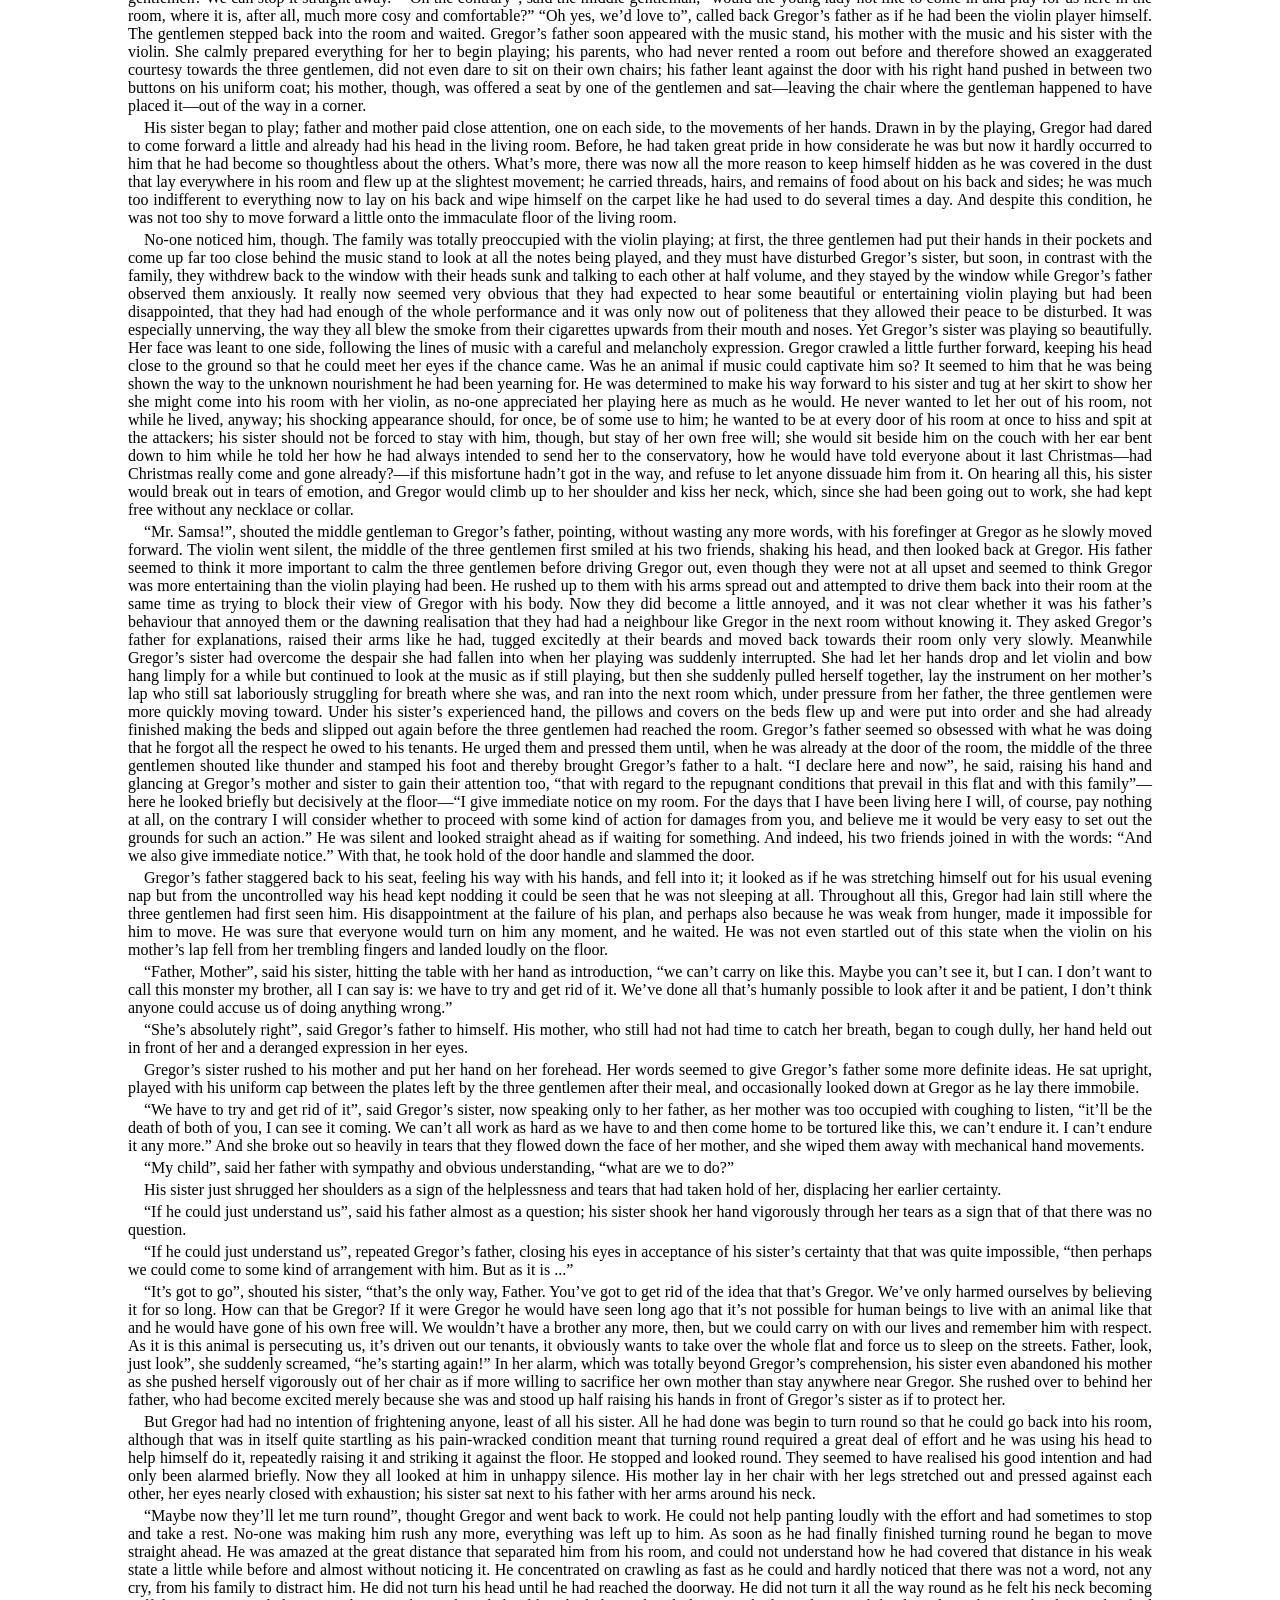
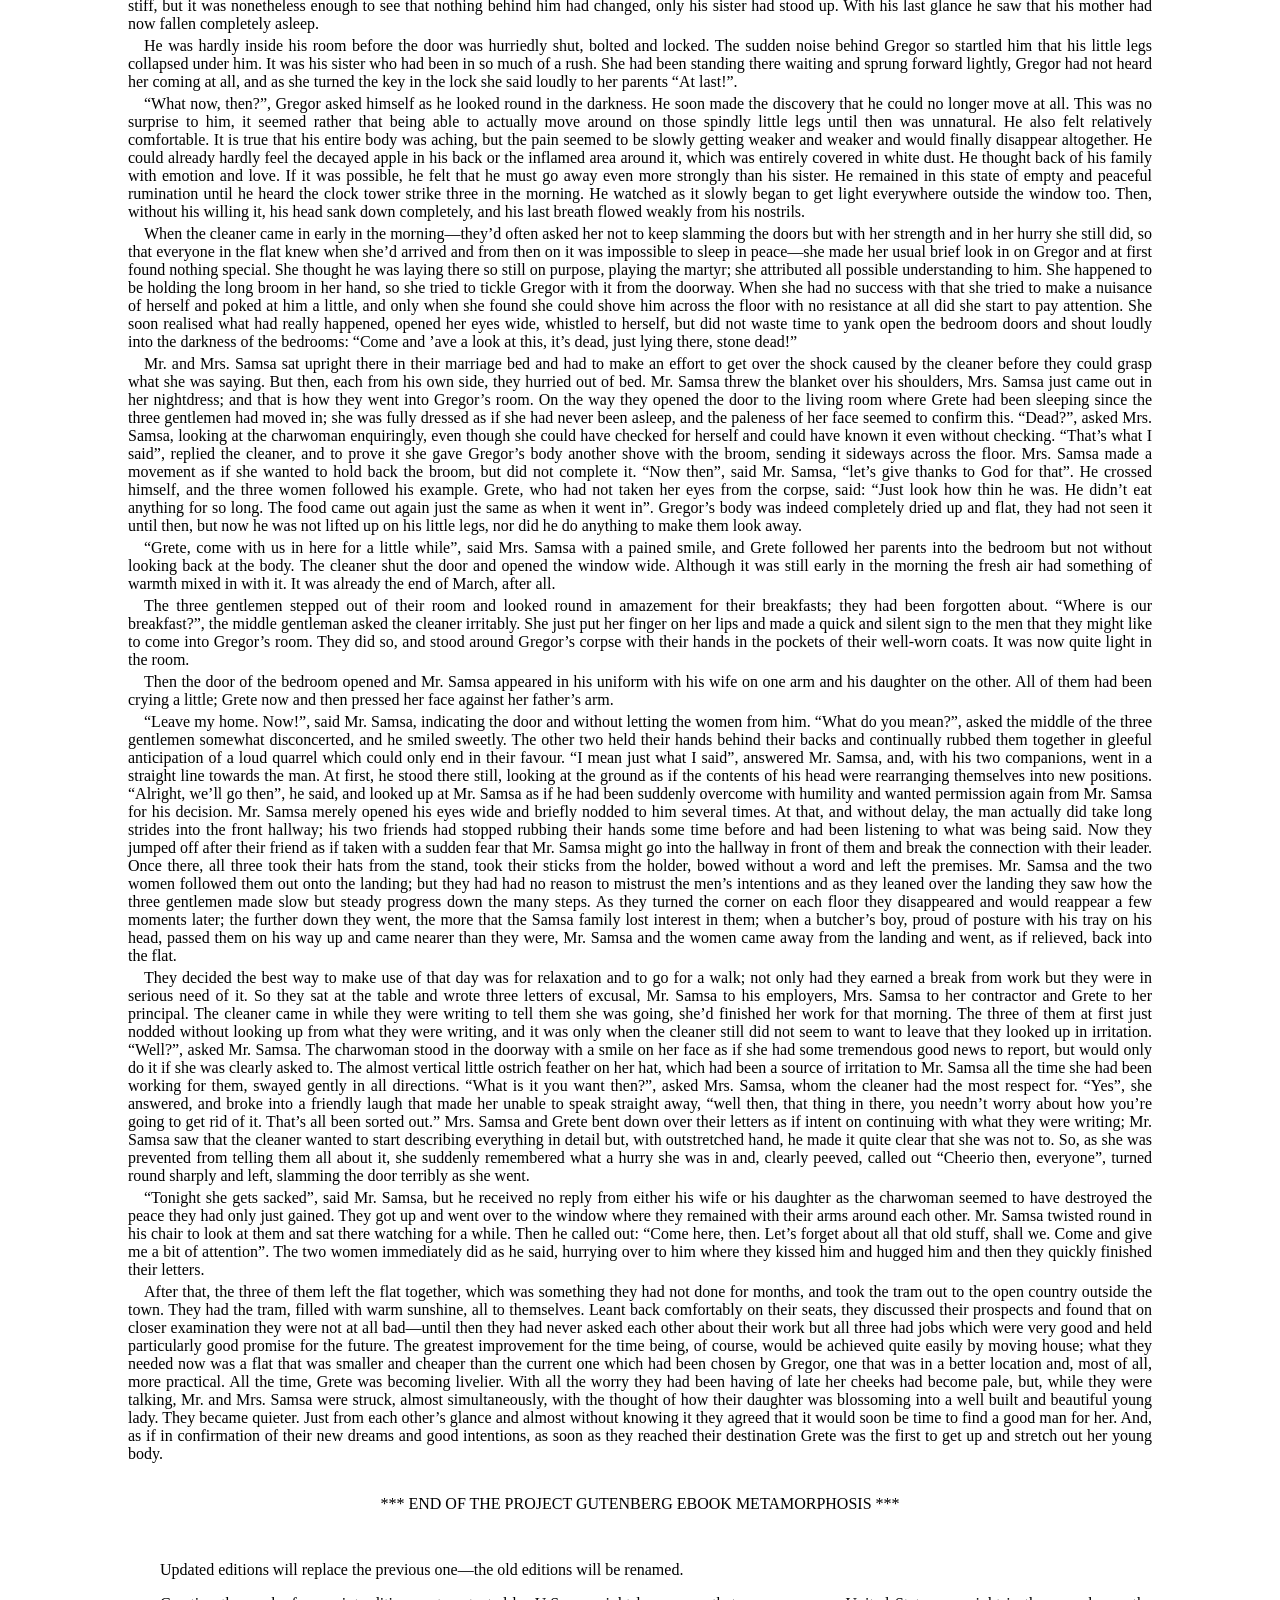
<file: pdfs/Metamorphosis.html>
<!DOCTYPE html>
<html lang="en"><head>
<meta charset="utf-8"><style>
#pg-header div, #pg-footer div {
    all: inherit;
    display: block;
    margin-top: 1em;
    margin-bottom: 1em;
    margin-left: 2em;
}
#pg-footer div.agate {
    font-size: 90%;
    margin-top: 0;
    margin-bottom: 0;
    text-align: center;
}
#pg-footer li {
    all: initial;
    display: block;
    margin-top: 1em;
    margin-bottom: 1em;
    text-indent: -0.6em;
}
#pg-footer div.secthead {
    font-size: 110%;
    font-weight: bold;
}
#pg-footer #project-gutenberg-license {
    font-size: 110%;
    margin-top: 0;
    margin-bottom: 0;
    text-align: center;
}
#pg-header-heading {
    all: inherit;
    text-align: center;
    font-size: 120%;
    font-weight: bold;
}
#pg-footer-heading {
    all: inherit;
    text-align: center;
    font-size: 120%;
    font-weight: normal;
    margin-top: 0;
    margin-bottom: 0;
}
#pg-header #pg-machine-header p {
    text-indent: -4em;
    margin-left: 4em;
    margin-top: 1em;
    margin-bottom: 0;
    font-size: medium
}
#pg-header #pg-header-authlist {
    all: initial;
    margin-top: 0;
    margin-bottom: 0;
}
#pg-header #pg-machine-header strong {
    font-weight: normal;
}
#pg-header #pg-start-separator, #pg-footer #pg-end-separator {
    margin-bottom: 3em;
    margin-left: 0;
    margin-right: auto;
    margin-top: 2em;
    text-align: center
}

    .xhtml_center {text-align: center; display: block;}
    .xhtml_center table {
        display: table;
        text-align: left;
        margin-left: auto;
        margin-right: auto;
        }</style><title>Metamorphosis | Project Gutenberg</title>
<link href="images/cover.jpg" rel="icon" type="image/x-cover" id="id-7104843241513545257">

<style>body {
    text-align: justify
    }
@media screen {
    body {
        margin-left: 10%;
        margin-right: 10%
        }
    }
.pagedjs_page_content > div {
    margin-left: 10%;
    margin-right: 10%
    }
h1, h2, h3, h4, h5 {
    text-align: center;
    font-style: normal;
    font-weight: normal;
    line-height: 1.5;
    margin-top: 0.5em;
    margin-bottom: 0.5em
    }
h1 {
    font-size: 300%;
    margin-top: 0.6em;
    margin-bottom: 0.6em;
    letter-spacing: 0.12em;
    word-spacing: 0.2em;
    text-indent: 0
    }
h2 {
    font-size: 150%;
    margin-top: 2em;
    margin-bottom: 1em
    }
h3 {
    font-size: 130%;
    margin-top: 1em
    }
h4 {
    font-size: 120%
    }
h5 {
    font-size: 110%
    }
.no-break {
    page-break-before: avoid
    }
div.chapter {
    page-break-before: always;
    margin-top: 4em
    }
hr {
    width: 80%;
    margin-top: 2em;
    margin-bottom: 2em
    }
p {
    text-indent: 1em;
    margin-top: 0.25em;
    margin-bottom: 0.25em
    }
body {
    background: initial;
    color: initial
    }
a[href] {
    text-decoration: underline
    }</style>

<link rel="schema.dc" href="http://purl.org/dc/elements/1.1/">
<link rel="schema.dcterms" href="http://purl.org/dc/terms/">
<meta name="dc.title" content="Metamorphosis">
<meta name="dc.language" content="en">
<meta name="dcterms.source" content="https://www.gutenberg.org/files/5200/5200-h/5200-h.htm">
<meta name="dcterms.modified" content="2026-10-03T07:30:13.593020+00:00">
<meta name="dc.rights" content="Copyrighted. Read the copyright notice inside this book for details.">
<link rel="dcterms.isFormatOf" href="http://www.gutenberg.org/ebooks/5200">
<meta name="dc.creator" content="Kafka, Franz, 1883-1924">
<meta name="marcrel.trl" content="Wyllie, David (Translator)">
<meta name="dc.subject" content="Psychological fiction">
<meta name="dc.subject" content="Metamorphosis -- Fiction">
<meta name="dcterms.created" content="2005-08-17">
<meta name="generator" content="Ebookmaker 0.14.6 by Project Gutenberg">
<meta name="format-detection" content="telephone=no,date=no,address=no,email=no,url=no">
<meta property="og:title" content="Metamorphosis">
<meta property="og:type" content="Text">
<meta property="og:url" content="https://www.gutenberg.org/cache/epub/5200/pg5200-images.html">
<meta property="og:image" content="https://www.gutenberg.org/cache/epub/5200/pg5200.cover.medium.jpg">
</head>

<body><header class="pg-boilerplate pgheader" id="pg-header" lang="en"><h2 id="pg-header-heading" title="">The Project Gutenberg eBook of <span lang="en" id="pg-title-no-subtitle">Metamorphosis</span></h2>
    
<div>This eBook is for the use of anyone anywhere in the United States and
most other parts of the world at no cost and with almost no restrictions
whatsoever. You may copy it, give it away or re-use it under the terms
of the Project Gutenberg License included with this eBook or online
at <a class="reference external" href="https://www.gutenberg.org">www.gutenberg.org</a>. If you are not located in the United States,
you will have to check the laws of the country where you are located
before using this eBook.</div>

<div><div>*** This is a COPYRIGHTED Project Gutenberg eBook. Details Below. ***</div>
<div>***     Please follow the copyright guidelines in this file.      ***</div>
</div>

<div class="container" id="pg-machine-header"><p><strong>Title</strong>: Metamorphosis</p>
<div id="pg-header-authlist">
<p><strong>Author</strong>: Franz Kafka</p>

<p><strong>Translator</strong>: David Wyllie</p>
</div>
<br>
        
<p><strong>Release date</strong>: August 17, 2005 [eBook #5200]<br>
                Most recently updated: June 9, 2026</p>

<p><strong>Language</strong>: English</p>

<p><strong>Other information and formats</strong>: <a href="https://www.gutenberg.org/ebooks/5200">www.gutenberg.org/ebooks/5200</a></p>

</div><div id="pg-start-separator">
<span>*** START OF THE PROJECT GUTENBERG EBOOK METAMORPHOSIS ***</span>
</div></header><div style="text-align:center"></div>

<h1>Metamorphosis</h1>

<h2 class="no-break">by Franz Kafka</h2>

<h3>Translated by David Wyllie</h3>

<hr>

<div class="chapter">

<h2>I</h2>

<p>
One morning, when Gregor Samsa woke from troubled dreams, he found himself
transformed in his bed into a horrible vermin. He lay on his armour-like back,
and if he lifted his head a little he could see his brown belly, slightly domed
and divided by arches into stiff sections. The bedding was hardly able to cover
it and seemed ready to slide off any moment. His many legs, pitifully thin
compared with the size of the rest of him, waved about helplessly as he looked.
</p>

<p>
“What’s happened to me?” he thought. It wasn’t a dream.
His room, a proper human room although a little too small, lay peacefully
between its four familiar walls. A collection of textile samples lay spread out
on the table—Samsa was a travelling salesman—and above it there
hung a picture that he had recently cut out of an illustrated magazine and
housed in a nice, gilded frame. It showed a lady fitted out with a fur hat and
fur boa who sat upright, raising a heavy fur muff that covered the whole of her
lower arm towards the viewer.
</p>

<p>
Gregor then turned to look out the window at the dull weather. Drops of rain
could be heard hitting the pane, which made him feel quite sad. “How
about if I sleep a little bit longer and forget all this nonsense”, he
thought, but that was something he was unable to do because he was used to
sleeping on his right, and in his present state couldn’t get into that
position. However hard he threw himself onto his right, he always rolled back
to where he was. He must have tried it a hundred times, shut his eyes so that
he wouldn’t have to look at the floundering legs, and only stopped when
he began to feel a mild, dull pain there that he had never felt before.
</p>

<p>
“Oh, God”, he thought, “what a strenuous career it is that
I’ve chosen! Travelling day in and day out. Doing business like this
takes much more effort than doing your own business at home, and on top of that
there’s the curse of travelling, worries about making train connections,
bad and irregular food, contact with different people all the time so that you
can never get to know anyone or become friendly with them. It can all go to
Hell!” He felt a slight itch up on his belly; pushed himself slowly up on
his back towards the headboard so that he could lift his head better; found
where the itch was, and saw that it was covered with lots of little white spots
which he didn’t know what to make of; and when he tried to feel the place
with one of his legs he drew it quickly back because as soon as he touched it
he was overcome by a cold shudder.
</p>

<p>
He slid back into his former position. “Getting up early all the
time”, he thought, “it makes you stupid. You’ve got to get
enough sleep. Other travelling salesmen live a life of luxury. For instance,
whenever I go back to the guest house during the morning to copy out the
contract, these gentlemen are always still sitting there eating their
breakfasts. I ought to just try that with my boss; I’d get kicked out on
the spot. But who knows, maybe that would be the best thing for me. If I
didn’t have my parents to think about I’d have given in my notice a
long time ago, I’d have gone up to the boss and told him just what I
think, tell him everything I would, let him know just what I feel. He’d
fall right off his desk! And it’s a funny sort of business to be sitting
up there at your desk, talking down at your subordinates from up there,
especially when you have to go right up close because the boss is hard of
hearing. Well, there’s still some hope; once I’ve got the money
together to pay off my parents’ debt to him—another five or six
years I suppose—that’s definitely what I’ll do. That’s
when I’ll make the big change. First of all though, I’ve got to get
up, my train leaves at five.”
</p>

<p>
And he looked over at the alarm clock, ticking on the chest of drawers.
“God in Heaven!” he thought. It was half past six and the hands
were quietly moving forwards, it was even later than half past, more like
quarter to seven. Had the alarm clock not rung? He could see from the bed that
it had been set for four o’clock as it should have been; it certainly
must have rung. Yes, but was it possible to quietly sleep through that
furniture-rattling noise? True, he had not slept peacefully, but probably all
the more deeply because of that. What should he do now? The next train went at
seven; if he were to catch that he would have to rush like mad and the
collection of samples was still not packed, and he did not at all feel
particularly fresh and lively. And even if he did catch the train he would not
avoid his boss’s anger as the office assistant would have been there to
see the five o’clock train go, he would have put in his report about
Gregor’s not being there a long time ago. The office assistant was the
boss’s man, spineless, and with no understanding. What about if he
reported sick? But that would be extremely strained and suspicious as in
five years of service Gregor had never once yet been ill. His boss would
certainly come round with the doctor from the medical insurance company, accuse
his parents of having a lazy son, and accept the doctor’s recommendation
not to make any claim as the doctor believed that no-one was ever ill but that
many were workshy. And what’s more, would he have been entirely wrong in
this case? Gregor did in fact, apart from excessive sleepiness after sleeping
for so long, feel completely well and even felt much hungrier than usual.
</p>

<p>
He was still hurriedly thinking all this through, unable to decide to get out
of the bed, when the clock struck quarter to seven. There was a cautious knock
at the door near his head. “Gregor”, somebody called—it was
his mother—“it’s quarter to seven. Didn’t you want to
go somewhere?” That gentle voice! Gregor was shocked when he heard his
own voice answering, it could hardly be recognised as the voice he had had
before. As if from deep inside him, there was a painful and uncontrollable
squeaking mixed in with it, the words could be made out at first but then there
was a sort of echo which made them unclear, leaving the hearer unsure whether
he had heard properly or not. Gregor had wanted to give a full answer and
explain everything, but in the circumstances contented himself with saying:
“Yes, mother, yes, thank-you, I’m getting up now.” The change
in Gregor’s voice probably could not be noticed outside through the
wooden door, as his mother was satisfied with this explanation and shuffled
away. But this short conversation made the other members of the family aware
that Gregor, against their expectations was still at home, and soon his father
came knocking at one of the side doors, gently, but with his fist.
“Gregor, Gregor”, he called, “what’s wrong?” And
after a short while he called again with a warning deepness in his voice:
“Gregor! Gregor!” At the other side door his sister came
plaintively: “Gregor? Aren’t you well? Do you need anything?”
Gregor answered to both sides: “I’m ready, now”, making an
effort to remove all the strangeness from his voice by enunciating very
carefully and putting long pauses between each, individual word. His father
went back to his breakfast, but his sister whispered: “Gregor, open the
door, I beg of you.” Gregor, however, had no thought of opening the door,
and instead congratulated himself for his cautious habit, acquired from his
travelling, of locking all doors at night even when he was at home.
</p>

<p>
The first thing he wanted to do was to get up in peace without being disturbed,
to get dressed, and most of all to have his breakfast. Only then would he
consider what to do next, as he was well aware that he would not bring his
thoughts to any sensible conclusions by lying in bed. He remembered that he had
often felt a slight pain in bed, perhaps caused by lying awkwardly, but that
had always turned out to be pure imagination and he wondered how his imaginings
would slowly resolve themselves today. He did not have the slightest doubt that
the change in his voice was nothing more than the first sign of a serious cold,
which was an occupational hazard for travelling salesmen.
</p>

<p>
It was a simple matter to throw off the covers; he only had to blow himself up
a little and they fell off by themselves. But it became difficult after that,
especially as he was so exceptionally broad. He would have used his arms and
his hands to push himself up; but instead of them he only had all those little
legs continuously moving in different directions, and which he was moreover
unable to control. If he wanted to bend one of them, then that was the first
one that would stretch itself out; and if he finally managed to do what he
wanted with that leg, all the others seemed to be set free and would move about
painfully. “This is something that can’t be done in bed”,
Gregor said to himself, “so don’t keep trying to do it”.
</p>

<p>
The first thing he wanted to do was get the lower part of his body out of the
bed, but he had never seen this lower part, and could not imagine what it
looked like; it turned out to be too hard to move; it went so slowly; and
finally, almost in a frenzy, when he carelessly shoved himself forwards with
all the force he could gather, he chose the wrong direction, hit hard against
the lower bedpost, and learned from the burning pain he felt that the lower
part of his body might well, at present, be the most sensitive.
</p>

<p>
So then he tried to get the top part of his body out of the bed first,
carefully turning his head to the side. This he managed quite easily, and
despite its breadth and its weight, the bulk of his body eventually followed
slowly in the direction of the head. But when he had at last got his head out
of the bed and into the fresh air it occurred to him that if he let himself
fall it would be a miracle if his head were not injured, so he became afraid to
carry on pushing himself forward the same way. And he could not knock himself
out now at any price; better to stay in bed than lose consciousness.
</p>

<p>
It took just as much effort to get back to where he had been earlier, but when
he lay there sighing, and was once more watching his legs as they struggled
against each other even harder than before, if that was possible, he could
think of no way of bringing peace and order to this chaos. He told himself once
more that it was not possible for him to stay in bed and that the most sensible
thing to do would be to get free of it in whatever way he could at whatever
sacrifice. At the same time, though, he did not forget to remind himself that
calm consideration was much better than rushing to desperate conclusions. At
times like this he would direct his eyes to the window and look out as clearly
as he could, but unfortunately, even the other side of the narrow street was
enveloped in morning fog and the view had little confidence or cheer to offer
him. “Seven o’clock, already”, he said to himself when the
clock struck again, “seven o’clock, and there’s still a fog
like this.” And he lay there quietly a while longer, breathing lightly as
if he perhaps expected the total stillness to bring things back to their real
and natural state.
</p>

<p>
But then he said to himself: “Before it strikes quarter past seven
I’ll definitely have to have got properly out of bed. And by then
somebody will have come round from work to ask what’s happened to me as
well, as they open up at work before seven o’clock.” And so he set
himself to the task of swinging the entire length of his body out of the bed
all at the same time. If he succeeded in falling out of bed in this way and
kept his head raised as he did so he could probably avoid injuring it. His back
seemed to be quite hard, and probably nothing would happen to it falling onto
the carpet. His main concern was for the loud noise he was bound to make, and
which even through all the doors would probably raise concern if not alarm. But
it was something that had to be risked.
</p>

<p>
When Gregor was already sticking half way out of the bed—the new method
was more of a game than an effort, all he had to do was rock back and
forth—it occurred to him how simple everything would be if somebody came
to help him. Two strong people—he had his father and the maid in
mind—would have been more than enough; they would only have to push their
arms under the dome of his back, peel him away from the bed, bend down with the
load and then be patient and careful as he swang over onto the floor, where,
hopefully, the little legs would find a use. Should he really call for help
though, even apart from the fact that all the doors were locked? Despite all
the difficulty he was in, he could not suppress a smile at this thought.
</p>

<p>
After a while he had already moved so far across that it would have been hard
for him to keep his balance if he rocked too hard. The time was now ten past
seven and he would have to make a final decision very soon. Then there was a
ring at the door of the flat. “That’ll be someone from work”,
he said to himself, and froze very still, although his little legs only became
all the more lively as they danced around. For a moment everything remained
quiet. “They’re not opening the door”, Gregor said to
himself, caught in some nonsensical hope. But then of course, the maid’s
firm steps went to the door as ever and opened it. Gregor only needed to hear
the visitor’s first words of greeting and he knew who it was—the
chief clerk himself. Why did Gregor have to be the only one condemned to work
for a company where they immediately became highly suspicious at the slightest
shortcoming? Were all employees, every one of them, louts, was there not one of
them who was faithful and devoted who would go so mad with pangs of conscience
that he couldn’t get out of bed if he didn’t spend at least a
couple of hours in the morning on company business? Was it really not enough to
let one of the trainees make enquiries—assuming enquiries were even
necessary—did the chief clerk have to come himself, and did they have to
show the whole, innocent family that this was so suspicious that only the chief
clerk could be trusted to have the wisdom to investigate it? And more because
these thoughts had made him upset than through any proper decision, he swang
himself with all his force out of the bed. There was a loud thump, but it
wasn’t really a loud noise. His fall was softened a little by the carpet,
and Gregor’s back was also more elastic than he had thought, which made
the sound muffled and not too noticeable. He had not held his head carefully
enough, though, and hit it as he fell; annoyed and in pain, he turned it and
rubbed it against the carpet.
</p>

<p>
“Something’s fallen down in there”, said the chief clerk in
the room on the left. Gregor tried to imagine whether something of the sort
that had happened to him today could ever happen to the chief clerk too; you
had to concede that it was possible. But as if in gruff reply to this question,
the chief clerk’s firm footsteps in his highly polished boots could now
be heard in the adjoining room. From the room on his right, Gregor’s
sister whispered to him to let him know: “Gregor, the chief clerk is
here.” “Yes, I know”, said Gregor to himself; but without
daring to raise his voice loud enough for his sister to hear him.
</p>

<p>
“Gregor”, said his father now from the room to his left, “the
chief clerk has come round and wants to know why you didn’t leave on the
early train. We don’t know what to say to him. And anyway, he wants to
speak to you personally. So please open up this door. I’m sure
he’ll be good enough to forgive the untidiness of your room.” Then
the chief clerk called “Good morning, Mr. Samsa”. “He
isn’t well”, said his mother to the chief clerk, while his father
continued to speak through the door. “He isn’t well, please believe
me. Why else would Gregor have missed a train! The lad only ever thinks about
the business. It nearly makes me cross the way he never goes out in the
evenings; he’s been in town for a week now but stayed home every evening.
He sits with us in the kitchen and just reads the paper or studies train
timetables. His idea of relaxation is working with his fretsaw. He’s made
a little frame, for instance, it only took him two or three evenings,
you’ll be amazed how nice it is; it’s hanging up in his room;
you’ll see it as soon as Gregor opens the door. Anyway, I’m glad
you’re here; we wouldn’t have been able to get Gregor to open the
door by ourselves; he’s so stubborn; and I’m sure he isn’t
well, he said this morning that he is, but he isn’t.”
“I’ll be there in a moment”, said Gregor slowly and
thoughtfully, but without moving so that he would not miss any word of the
conversation. “Well I can’t think of any other way of explaining
it, Mrs. Samsa”, said the chief clerk, “I hope it’s nothing
serious. But on the other hand, I must say that if we people in commerce ever
become slightly unwell then, fortunately or unfortunately as you like, we
simply have to overcome it because of business considerations.”
“Can the chief clerk come in to see you now then?”, asked his
father impatiently, knocking at the door again. “No”, said Gregor.
In the room on his right there followed a painful silence; in the room on his
left his sister began to cry.
</p>

<p>
So why did his sister not go and join the others? She had probably only just
got up and had not even begun to get dressed. And why was she crying? Was it
because he had not got up, and had not let the chief clerk in, because he was
in danger of losing his job and if that happened his boss would once more
pursue their parents with the same demands as before? There was no need to
worry about things like that yet. Gregor was still there and had not the
slightest intention of abandoning his family. For the time being he just lay
there on the carpet, and no-one who knew the condition he was in would
seriously have expected him to let the chief clerk in. It was only a minor
discourtesy, and a suitable excuse could easily be found for it later on, it
was not something for which Gregor could be sacked on the spot. And it seemed
to Gregor much more sensible to leave him now in peace instead of disturbing
him with talking at him and crying. But the others didn’t know what was
happening, they were worried, that would excuse their behaviour.
</p>

<p>
The chief clerk now raised his voice, “Mr. Samsa”, he called to
him, “what is wrong? You barricade yourself in your room, give us no more
than yes or no for an answer, you are causing serious and unnecessary concern
to your parents and you fail—and I mention this just by the way—you
fail to carry out your business duties in a way that is quite unheard of.
I’m speaking here on behalf of your parents and of your employer, and
really must request a clear and immediate explanation. I am astonished, quite
astonished. I thought I knew you as a calm and sensible person, and now you
suddenly seem to be showing off with peculiar whims. This morning, your
employer did suggest a possible reason for your failure to appear, it’s
true—it had to do with the money that was recently entrusted to
you—but I came near to giving him my word of honour that that could not
be the right explanation. But now that I see your incomprehensible stubbornness
I no longer feel any wish whatsoever to intercede on your behalf. And nor is
your position all that secure. I had originally intended to say all this to you
in private, but since you cause me to waste my time here for no good reason I
don’t see why your parents should not also learn of it. Your turnover has
been very unsatisfactory of late; I grant you that it’s not the time of
year to do especially good business, we recognise that; but there simply is no
time of year to do no business at all, Mr. Samsa, we cannot allow there to
be.”
</p>

<p>
“But Sir”, called Gregor, beside himself and forgetting all else in
the excitement, “I’ll open up immediately, just a moment. I’m
slightly unwell, an attack of dizziness, I haven’t been able to get up.
I’m still in bed now. I’m quite fresh again now, though. I’m
just getting out of bed. Just a moment. Be patient! It’s not quite as
easy as I’d thought. I’m quite alright now, though. It’s
shocking, what can suddenly happen to a person! I was quite alright last night,
my parents know about it, perhaps better than me, I had a small symptom of it
last night already. They must have noticed it. I don’t know why I
didn’t let you know at work! But you always think you can get over an
illness without staying at home. Please, don’t make my parents suffer!
There’s no basis for any of the accusations you’re making;
nobody’s ever said a word to me about any of these things. Maybe you
haven’t read the latest contracts I sent in. I’ll set off with the
eight o’clock train, as well, these few hours of rest have given me
strength. You don’t need to wait, sir; I’ll be in the office soon
after you, and please be so good as to tell that to the boss and recommend me
to him!”
</p>

<p>
And while Gregor gushed out these words, hardly knowing what he was saying, he
made his way over to the chest of drawers—this was easily done, probably
because of the practise he had already had in bed—where he now tried to
get himself upright. He really did want to open the door, really did want to
let them see him and to speak with the chief clerk; the others were being so
insistent, and he was curious to learn what they would say when they caught
sight of him. If they were shocked then it would no longer be Gregor’s
responsibility and he could rest. If, however, they took everything calmly he
would still have no reason to be upset, and if he hurried he really could be at
the station for eight o’clock. The first few times he tried to climb up
on the smooth chest of drawers he just slid down again, but he finally gave
himself one last swing and stood there upright; the lower part of his body was
in serious pain but he no longer gave any attention to it. Now he let himself
fall against the back of a nearby chair and held tightly to the edges of it
with his little legs. By now he had also calmed down, and kept quiet so that he
could listen to what the chief clerk was saying.
</p>

<p>
“Did you understand a word of all that?” the chief clerk asked his
parents, “surely he’s not trying to make fools of us”.
“Oh, God!” called his mother, who was already in tears, “he
could be seriously ill and we’re making him suffer. Grete! Grete!”
she then cried. “Mother?” his sister called from the other side.
They communicated across Gregor’s room. “You’ll have to go
for the doctor straight away. Gregor is ill. Quick, get the doctor. Did you
hear the way Gregor spoke just now?” “That was the voice of an
animal”, said the chief clerk, with a calmness that was in contrast with
his mother’s screams. “Anna! Anna!” his father called into
the kitchen through the entrance hall, clapping his hands, “get a
locksmith here, now!” And the two girls, their skirts swishing,
immediately ran out through the hall, wrenching open the front door of the flat
as they went. How had his sister managed to get dressed so quickly? There was
no sound of the door banging shut again; they must have left it open; people
often do in homes where something awful has happened.
</p>

<p>
Gregor, in contrast, had become much calmer. So they couldn’t understand
his words any more, although they seemed clear enough to him, clearer than
before—perhaps his ears had become used to the sound. They had realised,
though, that there was something wrong with him, and were ready to help. The
first response to his situation had been confident and wise, and that made him
feel better. He felt that he had been drawn back in among people, and from the
doctor and the locksmith he expected great and surprising
achievements—although he did not really distinguish one from the other.
Whatever was said next would be crucial, so, in order to make his voice as
clear as possible, he coughed a little, but taking care to do this not too
loudly as even this might well sound different from the way that a human coughs
and he was no longer sure he could judge this for himself. Meanwhile, it had
become very quiet in the next room. Perhaps his parents were sat at the table
whispering with the chief clerk, or perhaps they were all pressed against the
door and listening.
</p>

<p>
Gregor slowly pushed his way over to the door with the chair. Once there he let
go of it and threw himself onto the door, holding himself upright against it
using the adhesive on the tips of his legs. He rested there a little while to
recover from the effort involved and then set himself to the task of turning
the key in the lock with his mouth. He seemed, unfortunately, to have no proper
teeth—how was he, then, to grasp the key?—but the lack of teeth
was, of course, made up for with a very strong jaw; using the jaw, he really
was able to start the key turning, ignoring the fact that he must have been
causing some kind of damage as a brown fluid came from his mouth, flowed over
the key and dripped onto the floor. “Listen”, said the chief clerk
in the next room, “he’s turning the key.” Gregor was greatly
encouraged by this; but they all should have been calling to him, his father
and his mother too: “Well done, Gregor”, they should have cried,
“keep at it, keep hold of the lock!” And with the idea that they
were all excitedly following his efforts, he bit on the key with all his
strength, paying no attention to the pain he was causing himself. As the key
turned round he turned around the lock with it, only holding himself upright
with his mouth, and hung onto the key or pushed it down again with the whole
weight of his body as needed. The clear sound of the lock as it snapped back
was Gregor’s sign that he could break his concentration, and as he
regained his breath he said to himself: “So, I didn’t need the
locksmith after all”. Then he lay his head on the handle of the door to
open it completely.
</p>

<p>
Because he had to open the door in this way, it was already wide open before he
could be seen. He had first to slowly turn himself around one of the double
doors, and he had to do it very carefully if he did not want to fall flat on
his back before entering the room. He was still occupied with this difficult
movement, unable to pay attention to anything else, when he heard the chief
clerk exclaim a loud “Oh!”, which sounded like the soughing of the
wind. Now he also saw him—he was the nearest to the door—his hand
pressed against his open mouth and slowly retreating as if driven by a steady
and invisible force. Gregor’s mother, her hair still dishevelled from bed
despite the chief clerk’s being there, looked at his father. Then she
unfolded her arms, took two steps forward towards Gregor and sank down onto the
floor into her skirts that spread themselves out around her as her head
disappeared down onto her breast. His father looked hostile, and clenched his
fists as if wanting to knock Gregor back into his room. Then he looked
uncertainly round the living room, covered his eyes with his hands and wept so
that his powerful chest shook.
</p>

<p>
So Gregor did not go into the room, but leant against the inside of the other
door which was still held bolted in place. In this way only half of his body
could be seen, along with his head above it which he leant over to one side as
he peered out at the others. Meanwhile the day had become much lighter; part of
the endless, grey-black building on the other side of the street—which
was a hospital—could be seen quite clearly with the austere and regular
line of windows piercing its façade; the rain was still falling, now throwing
down large, individual droplets which hit the ground one at a time. The washing
up from breakfast lay on the table; there was so much of it because, for
Gregor’s father, breakfast was the most important meal of the day and he
would stretch it out for several hours as he sat reading a number of different
newspapers. On the wall exactly opposite there was photograph of Gregor when he
was a lieutenant in the army, his sword in his hand and a carefree smile on his
face as he called forth respect for his uniform and bearing. The door to the
entrance hall was open and as the front door of the flat was also open he could
see onto the landing and the stairs where they began their way down below.
</p>

<p>
“Now, then”, said Gregor, well aware that he was the only one to
have kept calm, “I’ll get dressed straight away now, pack up my
samples and set off. Will you please just let me leave? You can see”, he
said to the chief clerk, “that I’m not stubborn and I like to do my
job; being a commercial traveller is arduous but without travelling I
couldn’t earn my living. So where are you going, in to the office? Yes?
Will you report everything accurately, then? It’s quite possible for
someone to be temporarily unable to work, but that’s just the right time
to remember what’s been achieved in the past and consider that later on,
once the difficulty has been removed, he will certainly work with all the more
diligence and concentration. You’re well aware that I’m seriously
in debt to our employer as well as having to look after my parents and my
sister, so that I’m trapped in a difficult situation, but I will work my
way out of it again. Please don’t make things any harder for me than they
are already, and don’t take sides against me at the office. I know that
nobody likes the travellers. They think we earn an enormous wage as well as
having a soft time of it. That’s just prejudice but they have no
particular reason to think better of it. But you, sir, you have a better
overview than the rest of the staff, in fact, if I can say this in confidence,
a better overview than the boss himself—it’s very easy for a
businessman like him to make mistakes about his employees and judge them more
harshly than he should. And you’re also well aware that we travellers
spend almost the whole year away from the office, so that we can very easily
fall victim to gossip and chance and groundless complaints, and it’s
almost impossible to defend yourself from that sort of thing, we don’t
usually even hear about them, or if at all it’s when we arrive back home
exhausted from a trip, and that’s when we feel the harmful effects of
what’s been going on without even knowing what caused them. Please,
don’t go away, at least first say something to show that you grant that
I’m at least partly right!”
</p>

<p>
But the chief clerk had turned away as soon as Gregor had started to speak,
and, with protruding lips, only stared back at him over his trembling shoulders
as he left. He did not keep still for a moment while Gregor was speaking, but
moved steadily towards the door without taking his eyes off him. He moved very
gradually, as if there had been some secret prohibition on leaving the room. It
was only when he had reached the entrance hall that he made a sudden movement,
drew his foot from the living room, and rushed forward in a panic. In the hall,
he stretched his right hand far out towards the stairway as if out there, there
were some supernatural force waiting to save him.
</p>

<p>
Gregor realised that it was out of the question to let the chief clerk go away
in this mood if his position in the firm was not to be put into extreme danger.
That was something his parents did not understand very well; over the years,
they had become convinced that this job would provide for Gregor for his entire
life, and besides, they had so much to worry about at present that they had
lost sight of any thought for the future. Gregor, though, did think about the
future. The chief clerk had to be held back, calmed down, convinced and finally
won over; the future of Gregor and his family depended on it! If only his
sister were here! She was clever; she was already in tears while Gregor was
still lying peacefully on his back. And the chief clerk was a lover of women,
surely she could persuade him; she would close the front door in the entrance
hall and talk him out of his shocked state. But his sister was not there,
Gregor would have to do the job himself. And without considering that he still
was not familiar with how well he could move about in his present state, or
that his speech still might not—or probably would not—be
understood, he let go of the door; pushed himself through the opening; tried to
reach the chief clerk on the landing who, ridiculously, was holding on to the
banister with both hands; but Gregor fell immediately over and, with a little
scream as he sought something to hold onto, landed on his numerous little legs.
Hardly had that happened than, for the first time that day, he began to feel
alright with his body; the little legs had the solid ground under them; to his
pleasure, they did exactly as he told them; they were even making the effort to
carry him where he wanted to go; and he was soon believing that all his sorrows
would soon be finally at an end. He held back the urge to move but swayed from
side to side as he crouched there on the floor. His mother was not far away in
front of him and seemed, at first, quite engrossed in herself, but then she
suddenly jumped up with her arms outstretched and her fingers spread shouting:
“Help, for pity’s sake, Help!” The way she held her head
suggested she wanted to see Gregor better, but the unthinking way she was
hurrying backwards showed that she did not; she had forgotten that the table
was behind her with all the breakfast things on it; when she reached the table
she sat quickly down on it without knowing what she was doing; without even
seeming to notice that the coffee pot had been knocked over and a gush of
coffee was pouring down onto the carpet.
</p>

<p>
“Mother, mother”, said Gregor gently, looking up at her. He had
completely forgotten the chief clerk for the moment, but could not help himself
snapping in the air with his jaws at the sight of the flow of coffee. That set
his mother screaming anew, she fled from the table and into the arms of his
father as he rushed towards her. Gregor, though, had no time to spare for his
parents now; the chief clerk had already reached the stairs; with his chin on
the banister, he looked back for the last time. Gregor made a run for him; he
wanted to be sure of reaching him; the chief clerk must have expected
something, as he leapt down several steps at once and disappeared; his shouts
resounding all around the staircase. The flight of the chief clerk seemed,
unfortunately, to put Gregor’s father into a panic as well. Until then he
had been relatively self controlled, but now, instead of running after the
chief clerk himself, or at least not impeding Gregor as he ran after him,
Gregor’s father seized the chief clerk’s stick in his right hand
(the chief clerk had left it behind on a chair, along with his hat and
overcoat), picked up a large newspaper from the table with his left, and used
them to drive Gregor back into his room, stamping his foot at him as he went.
Gregor’s appeals to his father were of no help, his appeals were simply
not understood, however much he humbly turned his head his father merely
stamped his foot all the harder. Across the room, despite the chilly weather,
Gregor’s mother had pulled open a window, leant far out of it and pressed
her hands to her face. A strong draught of air flew in from the street towards
the stairway, the curtains flew up, the newspapers on the table fluttered and
some of them were blown onto the floor. Nothing would stop Gregor’s
father as he drove him back, making hissing noises at him like a wild man.
Gregor had never had any practice in moving backwards and was only able to go
very slowly. If Gregor had only been allowed to turn round he would have been
back in his room straight away, but he was afraid that if he took the time to
do that his father would become impatient, and there was the threat of a lethal
blow to his back or head from the stick in his father’s hand any moment.
Eventually, though, Gregor realised that he had no choice as he saw, to his
disgust, that he was quite incapable of going backwards in a straight line; so
he began, as quickly as possible and with frequent anxious glances at his
father, to turn himself round. It went very slowly, but perhaps his father was
able to see his good intentions as he did nothing to hinder him, in fact now
and then he used the tip of his stick to give directions from a distance as to
which way to turn. If only his father would stop that unbearable hissing! It
was making Gregor quite confused. When he had nearly finished turning round,
still listening to that hissing, he made a mistake and turned himself back a
little the way he had just come. He was pleased when he finally had his head in
front of the doorway, but then saw that it was too narrow, and his body was too
broad to get through it without further difficulty. In his present mood, it
obviously did not occur to his father to open the other of the double doors so
that Gregor would have enough space to get through. He was merely fixed on the
idea that Gregor should be got back into his room as quickly as possible. Nor
would he ever have allowed Gregor the time to get himself upright as
preparation for getting through the doorway. What he did, making more noise
than ever, was to drive Gregor forwards all the harder as if there had been
nothing in the way; it sounded to Gregor as if there was now more than one
father behind him; it was not a pleasant experience, and Gregor pushed himself
into the doorway without regard for what might happen. One side of his body
lifted itself, he lay at an angle in the doorway, one flank scraped on the
white door and was painfully injured, leaving vile brown flecks on it, soon he
was stuck fast and would not have been able to move at all by himself, the
little legs along one side hung quivering in the air while those on the other
side were pressed painfully against the ground. Then his father gave him a
hefty shove from behind which released him from where he was held and sent him
flying, and heavily bleeding, deep into his room. The door was slammed shut
with the stick, then, finally, all was quiet.
</p>

</div><!--end chapter-->

<div class="chapter">

<h2>II</h2>

<p>
It was not until it was getting dark that evening that Gregor awoke from his
deep and coma-like sleep. He would have woken soon afterwards anyway even if he
hadn’t been disturbed, as he had had enough sleep and felt fully rested.
But he had the impression that some hurried steps and the sound of the door
leading into the front room being carefully shut had woken him. The light from
the electric street lamps shone palely here and there onto the ceiling and tops
of the furniture, but down below, where Gregor was, it was dark. He pushed
himself over to the door, feeling his way clumsily with his antennae—of
which he was now beginning to learn the value—in order to see what had
been happening there. The whole of his left side seemed like one, painfully
stretched scar, and he limped badly on his two rows of legs. One of the legs
had been badly injured in the events of that morning—it was nearly a
miracle that only one of them had been—and dragged along lifelessly.
</p>

<p>
It was only when he had reached the door that he realised what it actually was
that had drawn him over to it; it was the smell of something to eat. By the
door there was a dish filled with sweetened milk with little pieces of white
bread floating in it. He was so pleased he almost laughed, as he was even
hungrier than he had been that morning, and immediately dipped his head into
the milk, nearly covering his eyes with it. But he soon drew his head back
again in disappointment; not only did the pain in his tender left side make it
difficult to eat the food—he was only able to eat if his whole body
worked together as a snuffling whole—but the milk did not taste at all
nice. Milk like this was normally his favourite drink, and his sister had
certainly left it there for him because of that, but he turned, almost against
his own will, away from the dish and crawled back into the centre of the room.
</p>

<p>
Through the crack in the door, Gregor could see that the gas had been lit in
the living room. His father at this time would normally be sat with his evening
paper, reading it out in a loud voice to Gregor’s mother, and sometimes
to his sister, but there was now not a sound to be heard. Gregor’s sister
would often write and tell him about this reading, but maybe his father had
lost the habit in recent times. It was so quiet all around too, even though
there must have been somebody in the flat. “What a quiet life it is the
family lead”, said Gregor to himself, and, gazing into the darkness, felt
a great pride that he was able to provide a life like that in such a nice home
for his sister and parents. But what now, if all this peace and wealth and
comfort should come to a horrible and frightening end? That was something that
Gregor did not want to think about too much, so he started to move about,
crawling up and down the room.
</p>

<p>
Once during that long evening, the door on one side of the room was opened very
slightly and hurriedly closed again; later on the door on the other side did
the same; it seemed that someone needed to enter the room but thought better of
it. Gregor went and waited immediately by the door, resolved either to bring
the timorous visitor into the room in some way or at least to find out who it
was; but the door was opened no more that night and Gregor waited in vain. The
previous morning while the doors were locked everyone had wanted to get in
there to him, but now, now that he had opened up one of the doors and the other
had clearly been unlocked some time during the day, no-one came, and the keys
were in the other sides.
</p>

<p>
It was not until late at night that the gaslight in the living room was put
out, and now it was easy to see that his parents and sister had stayed awake
all that time, as they all could be distinctly heard as they went away together
on tip-toe. It was clear that no-one would come into Gregor’s room any
more until morning; that gave him plenty of time to think undisturbed about how
he would have to re-arrange his life. For some reason, the tall, empty room
where he was forced to remain made him feel uneasy as he lay there flat on the
floor, even though he had been living in it for five years. Hardly aware of
what he was doing other than a slight feeling of shame, he hurried under the
couch. It pressed down on his back a little, and he was no longer able to lift
his head, but he nonetheless felt immediately at ease and his only regret was
that his body was too broad to get it all underneath.
</p>

<p>
He spent the whole night there. Some of the time he passed in a light sleep,
although he frequently woke from it in alarm because of his hunger, and some of
the time was spent in worries and vague hopes which, however, always led to the
same conclusion: for the time being he must remain calm, he must show patience
and the greatest consideration so that his family could bear the unpleasantness
that he, in his present condition, was forced to impose on them.
</p>

<p>
Gregor soon had the opportunity to test the strength of his decisions, as early
the next morning, almost before the night had ended, his sister, nearly fully
dressed, opened the door from the front room and looked anxiously in. She did
not see him straight away, but when she did notice him under the couch—he
had to be somewhere, for God’s sake, he couldn’t have flown
away—she was so shocked that she lost control of herself and slammed the
door shut again from outside. But she seemed to regret her behaviour, as she
opened the door again straight away and came in on tip-toe as if entering the
room of someone seriously ill or even of a stranger. Gregor had pushed his head
forward, right to the edge of the couch, and watched her. Would she notice that
he had left the milk as it was, realise that it was not from any lack of hunger
and bring him in some other food that was more suitable? If she didn’t do
it herself he would rather go hungry than draw her attention to it, although he
did feel a terrible urge to rush forward from under the couch, throw himself at
his sister’s feet and beg her for something good to eat. However, his
sister noticed the full dish immediately and looked at it and the few drops of
milk splashed around it with some surprise. She immediately picked it
up—using a rag, not her bare hands—and carried it out. Gregor was
extremely curious as to what she would bring in its place, imagining the
wildest possibilities, but he never could have guessed what his sister, in her
goodness, actually did bring. In order to test his taste, she brought him a
whole selection of things, all spread out on an old newspaper. There were old,
half-rotten vegetables; bones from the evening meal, covered in white sauce
that had gone hard; a few raisins and almonds; some cheese that Gregor had
declared inedible two days before; a dry roll and some bread spread with butter
and salt. As well as all that she had poured some water into the dish, which
had probably been permanently set aside for Gregor’s use, and placed it
beside them. Then, out of consideration for Gregor’s feelings, as she
knew that he would not eat in front of her, she hurried out again and even
turned the key in the lock so that Gregor would know he could make things as
comfortable for himself as he liked. Gregor’s little legs whirred, at
last he could eat. What’s more, his injuries must already have completely
healed as he found no difficulty in moving. This amazed him, as more than a
month earlier he had cut his finger slightly with a knife, he thought of how
his finger had still hurt the day before yesterday. “Am I less sensitive
than I used to be, then?”, he thought, and was already sucking greedily
at the cheese which had immediately, almost compellingly, attracted him much
more than the other foods on the newspaper. Quickly one after another, his eyes
watering with pleasure, he consumed the cheese, the vegetables and the sauce;
the fresh foods, on the other hand, he didn’t like at all, and even
dragged the things he did want to eat a little way away from them because he
couldn’t stand the smell. Long after he had finished eating and lay
lethargic in the same place, his sister slowly turned the key in the lock as a
sign to him that he should withdraw. He was immediately startled, although he
had been half asleep, and he hurried back under the couch. But he needed great
self-control to stay there even for the short time that his sister was in the
room, as eating so much food had rounded out his body a little and he could
hardly breathe in that narrow space. Half suffocating, he watched with bulging
eyes as his sister unselfconsciously took a broom and swept up the left-overs,
mixing them in with the food he had not even touched at all as if it could not
be used any more. She quickly dropped it all into a bin, closed it with its
wooden lid, and carried everything out. She had hardly turned her back before
Gregor came out again from under the couch and stretched himself.
</p>

<p>
This was how Gregor received his food each day now, once in the morning while
his parents and the maid were still asleep, and the second time after everyone
had eaten their meal at midday as his parents would sleep for a little while
then as well, and Gregor’s sister would send the maid away on some
errand. Gregor’s father and mother certainly did not want him to starve
either, but perhaps it would have been more than they could stand to have any
more experience of his feeding than being told about it, and perhaps his sister
wanted to spare them what distress she could as they were indeed suffering
enough.
</p>

<p>
It was impossible for Gregor to find out what they had told the doctor and the
locksmith that first morning to get them out of the flat. As nobody could
understand him, nobody, not even his sister, thought that he could understand
them, so he had to be content to hear his sister’s sighs and appeals to
the saints as she moved about his room. It was only later, when she had become
a little more used to everything—there was, of course, no question of her
ever becoming fully used to the situation—that Gregor would sometimes
catch a friendly comment, or at least a comment that could be construed as
friendly. “He’s enjoyed his dinner today”, she might say when
he had diligently cleared away all the food left for him, or if he left most of
it, which slowly became more and more frequent, she would often say, sadly,
“now everything’s just been left there again”.
</p>

<p>
Although Gregor wasn’t able to hear any news directly he did listen to
much of what was said in the next rooms, and whenever he heard anyone speaking
he would scurry straight to the appropriate door and press his whole body
against it. There was seldom any conversation, especially at first, that was
not about him in some way, even if only in secret. For two whole days, all the
talk at every mealtime was about what they should do now; but even between
meals they spoke about the same subject as there were always at least two
members of the family at home—nobody wanted to be at home by themselves
and it was out of the question to leave the flat entirely empty. And on the
very first day the maid had fallen to her knees and begged Gregor’s
mother to let her go without delay. It was not very clear how much she knew of
what had happened but she left within a quarter of an hour, tearfully thanking
Gregor’s mother for her dismissal as if she had done her an enormous
service. She even swore emphatically not to tell anyone the slightest about
what had happened, even though no-one had asked that of her.
</p>

<p>
Now Gregor’s sister also had to help his mother with the cooking;
although that was not so much bother as no-one ate very much. Gregor often
heard how one of them would unsuccessfully urge another to eat, and receive no
more answer than “no thanks, I’ve had enough” or something
similar. No-one drank very much either. His sister would sometimes ask his
father whether he would like a beer, hoping for the chance to go and fetch it
herself. When his father then said nothing she would add, so that he would not
feel selfish, that she could send the housekeeper for it, but then his father
would close the matter with a big, loud “No”, and no more would be
said.
</p>

<p>
Even before the first day had come to an end, his father had explained to
Gregor’s mother and sister what their finances and prospects were. Now
and then he stood up from the table and took some receipt or document from the
little cash box he had saved from his business when it had collapsed five years
earlier. Gregor heard how he opened the complicated lock and then closed it
again after he had taken the item he wanted. What he heard his father say was
some of the first good news that Gregor heard since he had first been
incarcerated in his room. He had thought that nothing at all remained from his
father’s business, at least he had never told him anything different, and
Gregor had never asked him about it anyway. Their business misfortune had
reduced the family to a state of total despair, and Gregor’s only concern
at that time had been to arrange things so that they could all forget about it
as quickly as possible. So then he started working especially hard, with a
fiery vigour that raised him from a junior salesman to a travelling
representative almost overnight, bringing with it the chance to earn money in
quite different ways. Gregor converted his success at work straight into cash
that he could lay on the table at home for the benefit of his astonished and
delighted family. They had been good times and they had never come again, at
least not with the same splendour, even though Gregor had later earned so much
that he was in a position to bear the costs of the whole family, and did bear
them. They had even got used to it, both Gregor and the family, they took the
money with gratitude and he was glad to provide it, although there was no
longer much warm affection given in return. Gregor only remained close to his
sister now. Unlike him, she was very fond of music and a gifted and expressive
violinist, it was his secret plan to send her to the conservatory next year
even though it would cause great expense that would have to be made up for in
some other way. During Gregor’s short periods in town, conversation with
his sister would often turn to the conservatory but it was only ever mentioned
as a lovely dream that could never be realised. Their parents did not like to
hear this innocent talk, but Gregor thought about it quite hard and decided he
would let them know what he planned with a grand announcement of it on
Christmas day.
</p>

<p>
That was the sort of totally pointless thing that went through his mind in his
present state, pressed upright against the door and listening. There were times
when he simply became too tired to continue listening, when his head would fall
wearily against the door and he would pull it up again with a start, as even
the slightest noise he caused would be heard next door and they would all go
silent. “What’s that he’s doing now”, his father would
say after a while, clearly having gone over to the door, and only then would
the interrupted conversation slowly be taken up again.
</p>

<p>
When explaining things, his father repeated himself several times, partly
because it was a long time since he had been occupied with these matters
himself and partly because Gregor’s mother did not understand everything
the first time. From these repeated explanations Gregor learned, to his
pleasure, that despite all their misfortunes there was still some money
available from the old days. It was not a lot, but it had not been touched in
the meantime and some interest had accumulated. Besides that, they had not been
using up all the money that Gregor had been bringing home every month, keeping
only a little for himself, so that that, too, had been accumulating. Behind the
door, Gregor nodded with enthusiasm in his pleasure at this unexpected thrift
and caution. He could actually have used this surplus money to reduce his
father’s debt to his boss, and the day when he could have freed himself
from that job would have come much closer, but now it was certainly better the
way his father had done things.
</p>

<p>
This money, however, was certainly not enough to enable the family to live off
the interest; it was enough to maintain them for, perhaps, one or two years, no
more. That’s to say, it was money that should not really be touched but
set aside for emergencies; money to live on had to be earned. His father was
healthy but old, and lacking in self confidence. During the five years that he
had not been working—the first holiday in a life that had been full of
strain and no success—he had put on a lot of weight and become very slow
and clumsy. Would Gregor’s elderly mother now have to go and earn money?
She suffered from asthma and it was a strain for her just to move about the
home, every other day would be spent struggling for breath on the sofa by the
open window. Would his sister have to go and earn money? She was still a child
of seventeen, her life up till then had been very enviable, consisting of
wearing nice clothes, sleeping late, helping out in the business, joining in
with a few modest pleasures and most of all playing the violin. Whenever they
began to talk of the need to earn money, Gregor would always first let go of
the door and then throw himself onto the cool, leather sofa next to it, as he
became quite hot with shame and regret.
</p>

<p>
He would often lie there the whole night through, not sleeping a wink but
scratching at the leather for hours on end. Or he might go to all the effort of
pushing a chair to the window, climbing up onto the sill and, propped up in the
chair, leaning on the window to stare out of it. He had used to feel a great
sense of freedom from doing this, but doing it now was obviously something more
remembered than experienced, as what he actually saw in this way was becoming
less distinct every day, even things that were quite near; he had used to curse
the ever-present view of the hospital across the street, but now he could not
see it at all, and if he had not known that he lived in Charlottenstrasse,
which was a quiet street despite being in the middle of the city, he could have
thought that he was looking out the window at a barren waste where the grey sky
and the grey earth mingled inseparably. His observant sister only needed to
notice the chair twice before she would always push it back to its exact
position by the window after she had tidied up the room, and even left the
inner pane of the window open from then on.
</p>

<p>
If Gregor had only been able to speak to his sister and thank her for all that
she had to do for him it would have been easier for him to bear it; but as it
was it caused him pain. His sister, naturally, tried as far as possible to
pretend there was nothing burdensome about it, and the longer it went on, of
course, the better she was able to do so, but as time went by Gregor was also
able to see through it all so much better. It had even become very unpleasant
for him, now, whenever she entered the room. No sooner had she come in than she
would quickly close the door as a precaution so that no-one would have to
suffer the view into Gregor’s room, then she would go straight to the
window and pull it hurriedly open almost as if she were suffocating. Even if it
was cold, she would stay at the window breathing deeply for a little while. She
would alarm Gregor twice a day with this running about and noise making; he
would stay under the couch shivering the whole while, knowing full well that
she would certainly have liked to spare him this ordeal, but it was impossible
for her to be in the same room with him with the windows closed.
</p>

<p>
One day, about a month after Gregor’s transformation when his sister no
longer had any particular reason to be shocked at his appearance, she came into
the room a little earlier than usual and found him still staring out the
window, motionless, and just where he would be most horrible. In itself, his
sister’s not coming into the room would have been no surprise for Gregor
as it would have been difficult for her to immediately open the window while he
was still there, but not only did she not come in, she went straight back and
closed the door behind her, a stranger would have thought he had threatened her
and tried to bite her. Gregor went straight to hide himself under the couch, of
course, but he had to wait until midday before his sister came back and she
seemed much more uneasy than usual. It made him realise that she still found
his appearance unbearable and would continue to do so, she probably even had to
overcome the urge to flee when she saw the little bit of him that protruded
from under the couch. One day, in order to spare her even this sight, he spent
four hours carrying the bedsheet over to the couch on his back and arranged it
so that he was completely covered and his sister would not be able to see him
even if she bent down. If she did not think this sheet was necessary then all
she had to do was take it off again, as it was clear enough that it was no
pleasure for Gregor to cut himself off so completely. She left the sheet where
it was. Gregor even thought he glimpsed a look of gratitude one time when he
carefully looked out from under the sheet to see how his sister liked the new
arrangement.
</p>

<p>
For the first fourteen days, Gregor’s parents could not bring themselves
to come into the room to see him. He would often hear them say how they
appreciated all the new work his sister was doing even though, before, they had
seen her as a girl who was somewhat useless and frequently been annoyed with
her. But now the two of them, father and mother, would often both wait outside
the door of Gregor’s room while his sister tidied up in there, and as
soon as she went out again she would have to tell them exactly how everything
looked, what Gregor had eaten, how he had behaved this time and whether,
perhaps, any slight improvement could be seen. His mother also wanted to go in
and visit Gregor relatively soon but his father and sister at first persuaded
her against it. Gregor listened very closely to all this, and approved fully.
Later, though, she had to be held back by force, which made her call out:
“Let me go and see Gregor, he is my unfortunate son! Can’t you
understand I have to see him?”, and Gregor would think to himself that
maybe it would be better if his mother came in, not every day of course, but
one day a week, perhaps; she could understand everything much better than his
sister who, for all her courage, was still just a child after all, and really
might not have had an adult’s appreciation of the burdensome job she had
taken on.
</p>

<p>
Gregor’s wish to see his mother was soon realised. Out of consideration
for his parents, Gregor wanted to avoid being seen at the window during the
day, the few square meters of the floor did not give him much room to crawl
about, it was hard to just lie quietly through the night, his food soon stopped
giving him any pleasure at all, and so, to entertain himself, he got into the
habit of crawling up and down the walls and ceiling. He was especially fond of
hanging from the ceiling; it was quite different from lying on the floor; he
could breathe more freely; his body had a light swing to it; and up there,
relaxed and almost happy, it might happen that he would surprise even himself
by letting go of the ceiling and landing on the floor with a crash. But now, of
course, he had far better control of his body than before and, even with a fall
as great as that, caused himself no damage. Very soon his sister noticed
Gregor’s new way of entertaining himself—he had, after all, left
traces of the adhesive from his feet as he crawled about—and got it into
her head to make it as easy as possible for him by removing the furniture that
got in his way, especially the chest of drawers and the desk. Now, this was not
something that she would be able to do by herself; she did not dare to ask for
help from her father; the sixteen year old maid had carried on bravely since
the cook had left but she certainly would not have helped in this, she had even
asked to be allowed to keep the kitchen locked at all times and never to have
to open the door unless it was especially important; so his sister had no
choice but to choose some time when Gregor’s father was not there and
fetch his mother to help her. As she approached the room, Gregor could hear his
mother express her joy, but once at the door she went silent. First, of course,
his sister came in and looked round to see that everything in the room was
alright; and only then did she let her mother enter. Gregor had hurriedly
pulled the sheet down lower over the couch and put more folds into it so that
everything really looked as if it had just been thrown down by chance. Gregor
also refrained, this time, from spying out from under the sheet; he gave up the
chance to see his mother until later and was simply glad that she had come.
“You can come in, he can’t be seen”, said his sister,
obviously leading her in by the hand. The old chest of drawers was too heavy
for a pair of feeble women to be heaving about, but Gregor listened as they
pushed it from its place, his sister always taking on the heaviest part of the
work for herself and ignoring her mother’s warnings that she would strain
herself. This lasted a very long time. After labouring at it for fifteen
minutes or more his mother said it would be better to leave the chest where it
was, for one thing it was too heavy for them to get the job finished before
Gregor’s father got home and leaving it in the middle of the room it
would be in his way even more, and for another thing it wasn’t even sure
that taking the furniture away would really be any help to him. She thought
just the opposite; the sight of the bare walls saddened her right to her heart;
and why wouldn’t Gregor feel the same way about it, he’d been used
to this furniture in his room for a long time and it would make him feel
abandoned to be in an empty room like that. Then, quietly, almost whispering as
if wanting Gregor (whose whereabouts she did not know) to hear not even the
tone of her voice, as she was convinced that he did not understand her words,
she added “and by taking the furniture away, won’t it seem like
we’re showing that we’ve given up all hope of improvement and
we’re abandoning him to cope for himself? I think it’d be best to
leave the room exactly the way it was before so that when Gregor comes back to
us again he’ll find everything unchanged and he’ll be able to
forget the time in between all the easier”.
</p>

<p>
Hearing these words from his mother made Gregor realise that the lack of any
direct human communication, along with the monotonous life led by the family
during these two months, must have made him confused—he could think of no
other way of explaining to himself why he had seriously wanted his room emptied
out. Had he really wanted to transform his room into a cave, a warm room fitted
out with the nice furniture he had inherited? That would have let him crawl
around unimpeded in any direction, but it would also have let him quickly
forget his past when he had still been human. He had come very close to
forgetting, and it had only been the voice of his mother, unheard for so long,
that had shaken him out of it. Nothing should be removed; everything had to
stay; he could not do without the good influence the furniture had on his
condition; and if the furniture made it difficult for him to crawl about
mindlessly that was not a loss but a great advantage.
</p>

<p>
His sister, unfortunately, did not agree; she had become used to the idea, not
without reason, that she was Gregor’s spokesman to his parents about the
things that concerned him. This meant that his mother’s advice now was
sufficient reason for her to insist on removing not only the chest of drawers
and the desk, as she had thought at first, but all the furniture apart from the
all-important couch. It was more than childish perversity, of course, or the
unexpected confidence she had recently acquired, that made her insist; she had
indeed noticed that Gregor needed a lot of room to crawl about in, whereas the
furniture, as far as anyone could see, was of no use to him at all. Girls of
that age, though, do become enthusiastic about things and feel they must get
their way whenever they can. Perhaps this was what tempted Grete to make
Gregor’s situation seem even more shocking than it was so that she could
do even more for him. Grete would probably be the only one who would dare enter
a room dominated by Gregor crawling about the bare walls by himself.
</p>

<p>
So she refused to let her mother dissuade her. Gregor’s mother already
looked uneasy in his room, she soon stopped speaking and helped Gregor’s
sister to get the chest of drawers out with what strength she had. The chest of
drawers was something that Gregor could do without if he had to, but the
writing desk had to stay. Hardly had the two women pushed the chest of drawers,
groaning, out of the room than Gregor poked his head out from under the couch
to see what he could do about it. He meant to be as careful and considerate as
he could, but, unfortunately, it was his mother who came back first while Grete
in the next room had her arms round the chest, pushing and pulling at it from
side to side by herself without, of course, moving it an inch. His mother was
not used to the sight of Gregor, he might have made her ill, so Gregor hurried
backwards to the far end of the couch. In his startlement, though, he was not
able to prevent the sheet at its front from moving a little. It was enough to
attract his mother’s attention. She stood very still, remained there a
moment, and then went back out to Grete.
</p>

<p>
Gregor kept trying to assure himself that nothing unusual was happening, it was
just a few pieces of furniture being moved after all, but he soon had to admit
that the women going to and fro, their little calls to each other, the scraping
of the furniture on the floor, all these things made him feel as if he were
being assailed from all sides. With his head and legs pulled in against him and
his body pressed to the floor, he was forced to admit to himself that he could
not stand all of this much longer. They were emptying his room out; taking away
everything that was dear to him; they had already taken out the chest
containing his fretsaw and other tools; now they threatened to remove the
writing desk with its place clearly worn into the floor, the desk where he had
done his homework as a business trainee, at high school, even while he had been
at infant school—he really could not wait any longer to see whether the
two women’s intentions were good. He had nearly forgotten they were there
anyway, as they were now too tired to say anything while they worked and he
could only hear their feet as they stepped heavily on the floor.
</p>

<p>
So, while the women were leant against the desk in the other room catching
their breath, he sallied out, changed direction four times not knowing what he
should save first before his attention was suddenly caught by the picture on
the wall—which was already denuded of everything else that had been on
it—of the lady dressed in copious fur. He hurried up onto the picture and
pressed himself against its glass, it held him firmly and felt good on his hot
belly. This picture at least, now totally covered by Gregor, would certainly be
taken away by no-one. He turned his head to face the door into the living room
so that he could watch the women when they came back.
</p>

<p>
They had not allowed themselves a long rest and came back quite soon; Grete had
put her arm around her mother and was nearly carrying her. “What shall we
take now, then?”, said Grete and looked around. Her eyes met those of
Gregor on the wall. Perhaps only because her mother was there, she remained
calm, bent her face to her so that she would not look round and said, albeit
hurriedly and with a tremor in her voice: “Come on, let’s go back
in the living room for a while?” Gregor could see what Grete had in mind,
she wanted to take her mother somewhere safe and then chase him down from the
wall. Well, she could certainly try it! He sat unyielding on his picture. He
would rather jump at Grete’s face.
</p>

<p>
But Grete’s words had made her mother quite worried, she stepped to one
side, saw the enormous brown patch against the flowers of the wallpaper, and
before she even realised it was Gregor that she saw screamed: “Oh God, oh
God!” Arms outstretched, she fell onto the couch as if she had given up
everything and stayed there immobile. “Gregor!” shouted his sister,
glowering at him and shaking her fist. That was the first word she had spoken
to him directly since his transformation. She ran into the other room to fetch
some kind of smelling salts to bring her mother out of her faint; Gregor wanted
to help too—he could save his picture later, although he stuck fast to
the glass and had to pull himself off by force; then he, too, ran into the next
room as if he could advise his sister like in the old days; but he had to just
stand behind her doing nothing; she was looking into various bottles, he
startled her when she turned round; a bottle fell to the ground and broke; a
splinter cut Gregor’s face, some kind of caustic medicine splashed all
over him; now, without delaying any longer, Grete took hold of all the bottles
she could and ran with them in to her mother; she slammed the door shut with
her foot. So now Gregor was shut out from his mother, who, because of him,
might be near to death; he could not open the door if he did not want to chase
his sister away, and she had to stay with his mother; there was nothing for him
to do but wait; and, oppressed with anxiety and self-reproach, he began to
crawl about, he crawled over everything, walls, furniture, ceiling, and finally
in his confusion as the whole room began to spin around him he fell down into
the middle of the dinner table.
</p>

<p>
He lay there for a while, numb and immobile, all around him it was quiet, maybe
that was a good sign. Then there was someone at the door. The maid, of course,
had locked herself in her kitchen so that Grete would have to go and answer it.
His father had arrived home. “What’s happened?” were his
first words; Grete’s appearance must have made everything clear to him.
She answered him with subdued voice, and openly pressed her face into his
chest: “Mother’s fainted, but she’s better now. Gregor got
out.” “Just as I expected”, said his father, “just as I
always said, but you women wouldn’t listen, would you.” It was
clear to Gregor that Grete had not said enough and that his father took it to
mean that something bad had happened, that he was responsible for some act of
violence. That meant Gregor would now have to try to calm his father, as he did
not have the time to explain things to him even if that had been possible. So
he fled to the door of his room and pressed himself against it so that his
father, when he came in from the hall, could see straight away that Gregor had
the best intentions and would go back into his room without delay, that it
would not be necessary to drive him back but that they had only to open the
door and he would disappear.
</p>

<p>
His father, though, was not in the mood to notice subtleties like that;
“Ah!”, he shouted as he came in, sounding as if he were both angry
and glad at the same time. Gregor drew his head back from the door and lifted
it towards his father. He really had not imagined his father the way he stood
there now; of late, with his new habit of crawling about, he had neglected to
pay attention to what was going on the rest of the flat the way he had done
before. He really ought to have expected things to have changed, but still,
still, was that really his father? The same tired man as used to be laying
there entombed in his bed when Gregor came back from his business trips, who
would receive him sitting in the armchair in his nightgown when he came back in
the evenings; who was hardly even able to stand up but, as a sign of his
pleasure, would just raise his arms and who, on the couple of times a year when
they went for a walk together on a Sunday or public holiday wrapped up tightly
in his overcoat between Gregor and his mother, would always labour his way
forward a little more slowly than them, who were already walking slowly for his
sake; who would place his stick down carefully and, if he wanted to say
something would invariably stop and gather his companions around him. He was
standing up straight enough now; dressed in a smart blue uniform with gold
buttons, the sort worn by the employees at the banking institute; above the
high, stiff collar of the coat his strong double-chin emerged; under the bushy
eyebrows, his piercing, dark eyes looked out fresh and alert; his normally
unkempt white hair was combed down painfully close to his scalp. He took his
cap, with its gold monogram from, probably, some bank, and threw it in an arc
right across the room onto the sofa, put his hands in his trouser pockets,
pushing back the bottom of his long uniform coat, and, with look of
determination, walked towards Gregor. He probably did not even know himself
what he had in mind, but nonetheless lifted his feet unusually high. Gregor was
amazed at the enormous size of the soles of his boots, but wasted no time with
that—he knew full well, right from the first day of his new life, that
his father thought it necessary to always be extremely strict with him. And so
he ran up to his father, stopped when his father stopped, scurried forwards
again when he moved, even slightly. In this way they went round the room
several times without anything decisive happening, without even giving the
impression of a chase as everything went so slowly. Gregor remained all this
time on the floor, largely because he feared his father might see it as
especially provoking if he fled onto the wall or ceiling. Whatever he did,
Gregor had to admit that he certainly would not be able to keep up this running
about for long, as for each step his father took he had to carry out countless
movements. He became noticeably short of breath, even in his earlier life his
lungs had not been very reliable. Now, as he lurched about in his efforts to
muster all the strength he could for running he could hardly keep his eyes
open; his thoughts became too slow for him to think of any other way of saving
himself than running; he almost forgot that the walls were there for him to use
although, here, they were concealed behind carefully carved furniture full of
notches and protrusions—then, right beside him, lightly tossed, something
flew down and rolled in front of him. It was an apple; then another one
immediately flew at him; Gregor froze in shock; there was no longer any point
in running as his father had decided to bombard him. He had filled his pockets
with fruit from the bowl on the sideboard and now, without even taking the time
for careful aim, threw one apple after another. These little, red apples rolled
about on the floor, knocking into each other as if they had electric motors. An
apple thrown without much force glanced against Gregor’s back and slid
off without doing any harm. Another one however, immediately following it, hit
squarely and lodged in his back; Gregor wanted to drag himself away, as if he
could remove the surprising, the incredible pain by changing his position; but
he felt as if nailed to the spot and spread himself out, all his senses in
confusion. The last thing he saw was the door of his room being pulled open,
his sister was screaming, his mother ran out in front of her in her blouse (as
his sister had taken off some of her clothes after she had fainted to make it
easier for her to breathe), she ran to his father, her skirts unfastened and
sliding one after another to the ground, stumbling over the skirts she pushed
herself to his father, her arms around him, uniting herself with him
totally—now Gregor lost his ability to see anything—her hands
behind his father’s head begging him to spare Gregor’s life.
</p>

</div><!--end chapter-->

<div class="chapter">

<h2>III</h2>

<p>
No-one dared to remove the apple lodged in Gregor’s flesh, so it remained
there as a visible reminder of his injury. He had suffered it there for more
than a month, and his condition seemed serious enough to remind even his father
that Gregor, despite his current sad and revolting form, was a family member
who could not be treated as an enemy. On the contrary, as a family there was a
duty to swallow any revulsion for him and to be patient, just to be patient.
</p>

<p>
Because of his injuries, Gregor had lost much of his mobility—probably
permanently. He had been reduced to the condition of an ancient invalid and it
took him long, long minutes to crawl across his room—crawling over the
ceiling was out of the question—but this deterioration in his condition
was fully (in his opinion) made up for by the door to the living room being
left open every evening. He got into the habit of closely watching it for one
or two hours before it was opened and then, lying in the darkness of his room
where he could not be seen from the living room, he could watch the family in
the light of the dinner table and listen to their conversation—with
everyone’s permission, in a way, and thus quite differently from before.
</p>

<p>
They no longer held the lively conversations of earlier times, of course, the
ones that Gregor always thought about with longing when he was tired and
getting into the damp bed in some small hotel room. All of them were usually
very quiet nowadays. Soon after dinner, his father would go to sleep in his
chair; his mother and sister would urge each other to be quiet; his mother,
bent deeply under the lamp, would sew fancy underwear for a fashion shop; his
sister, who had taken a sales job, learned shorthand and French in the evenings
so that she might be able to get a better position later on. Sometimes his
father would wake up and say to Gregor’s mother “you’re doing
so much sewing again today!”, as if he did not know that he had been
dozing—and then he would go back to sleep again while mother and sister
would exchange a tired grin.
</p>

<p>
With a kind of stubbornness, Gregor’s father refused to take his uniform
off even at home; while his nightgown hung unused on its peg Gregor’s
father would slumber where he was, fully dressed, as if always ready to serve
and expecting to hear the voice of his superior even here. The uniform had not
been new to start with, but as a result of this it slowly became even shabbier
despite the efforts of Gregor’s mother and sister to look after it.
Gregor would often spend the whole evening looking at all the stains on this
coat, with its gold buttons always kept polished and shiny, while the old man
in it would sleep, highly uncomfortable but peaceful.
</p>

<p>
As soon as it struck ten, Gregor’s mother would speak gently to his
father to wake him and try to persuade him to go to bed, as he couldn’t
sleep properly where he was and he really had to get his sleep if he was to be
up at six to get to work. But since he had been in work he had become more
obstinate and would always insist on staying longer at the table, even though
he regularly fell asleep and it was then harder than ever to persuade him to
exchange the chair for his bed. Then, however much mother and sister would
importune him with little reproaches and warnings he would keep slowly shaking
his head for a quarter of an hour with his eyes closed and refusing to get up.
Gregor’s mother would tug at his sleeve, whisper endearments into his
ear, Gregor’s sister would leave her work to help her mother, but nothing
would have any effect on him. He would just sink deeper into his chair. Only
when the two women took him under the arms he would abruptly open his eyes,
look at them one after the other and say: “What a life! This is what
peace I get in my old age!” And supported by the two women he would lift
himself up carefully as if he were carrying the greatest load himself, let the
women take him to the door, send them off and carry on by himself while
Gregor’s mother would throw down her needle and his sister her pen so
that they could run after his father and continue being of help to him.
</p>

<p>
Who, in this tired and overworked family, would have had time to give more
attention to Gregor than was absolutely necessary? The household budget became
even smaller; so now the maid was dismissed; an enormous, thick-boned charwoman
with white hair that flapped around her head came every morning and evening to
do the heaviest work; everything else was looked after by Gregor’s mother
on top of the large amount of sewing work she did. Gregor even learned,
listening to the evening conversation about what price they had hoped for, that
several items of jewellery belonging to the family had been sold, even though
both mother and sister had been very fond of wearing them at functions and
celebrations. But the loudest complaint was that although the flat was much too
big for their present circumstances, they could not move out of it, there was
no imaginable way of transferring Gregor to the new address. He could see quite
well, though, that there were more reasons than consideration for him that made
it difficult for them to move, it would have been quite easy to transport him
in any suitable crate with a few air holes in it; the main thing holding the
family back from their decision to move was much more to do with their total
despair, and the thought that they had been struck with a misfortune unlike
anything experienced by anyone else they knew or were related to. They carried
out absolutely everything that the world expects from poor people,
Gregor’s father brought bank employees their breakfast, his mother
sacrificed herself by washing clothes for strangers, his sister ran back and
forth behind her desk at the behest of the customers, but they just did not
have the strength to do any more. And the injury in Gregor’s back began
to hurt as much as when it was new. After they had come back from taking his
father to bed Gregor’s mother and sister would now leave their work where
it was and sit close together, cheek to cheek; his mother would point to
Gregor’s room and say “Close that door, Grete”, and then,
when he was in the dark again, they would sit in the next room and their tears
would mingle, or they would simply sit there staring dry-eyed at the table.
</p>

<p>
Gregor hardly slept at all, either night or day. Sometimes he would think of
taking over the family’s affairs, just like before, the next time the
door was opened; he had long forgotten about his boss and the chief clerk, but
they would appear again in his thoughts, the salesmen and the apprentices, that
stupid teaboy, two or three friends from other businesses, one of the
chambermaids from a provincial hotel, a tender memory that appeared and
disappeared again, a cashier from a hat shop for whom his attention had been
serious but too slow,—all of them appeared to him, mixed together with
strangers and others he had forgotten, but instead of helping him and his
family they were all of them inaccessible, and he was glad when they
disappeared. Other times he was not at all in the mood to look after his
family, he was filled with simple rage about the lack of attention he was
shown, and although he could think of nothing he would have wanted, he made
plans of how he could get into the pantry where he could take all the things he
was entitled to, even if he was not hungry. Gregor’s sister no longer
thought about how she could please him but would hurriedly push some food or
other into his room with her foot before she rushed out to work in the morning
and at midday, and in the evening she would sweep it away again with the broom,
indifferent as to whether it had been eaten or—more often than
not—had been left totally untouched. She still cleared up the room in the
evening, but now she could not have been any quicker about it. Smears of dirt
were left on the walls, here and there were little balls of dust and filth. At
first, Gregor went into one of the worst of these places when his sister
arrived as a reproach to her, but he could have stayed there for weeks without
his sister doing anything about it; she could see the dirt as well as he could
but she had simply decided to leave him to it. At the same time she became
touchy in a way that was quite new for her and which everyone in the family
understood—cleaning up Gregor’s room was for her and her alone.
Gregor’s mother did once thoroughly clean his room, and needed to use
several bucketfuls of water to do it—although that much dampness also
made Gregor ill and he lay flat on the couch, bitter and immobile. But his
mother was to be punished still more for what she had done, as hardly had his
sister arrived home in the evening than she noticed the change in
Gregor’s room and, highly aggrieved, ran back into the living room where,
despite her mothers raised and imploring hands, she broke into convulsive
tears. Her father, of course, was startled out of his chair and the two parents
looked on astonished and helpless; then they, too, became agitated;
Gregor’s father, standing to the right of his mother, accused her of not
leaving the cleaning of Gregor’s room to his sister; from her left,
Gregor’s sister screamed at her that she was never to clean
Gregor’s room again; while his mother tried to draw his father, who was
beside himself with anger, into the bedroom; his sister, quaking with tears,
thumped on the table with her small fists; and Gregor hissed in anger that
no-one had even thought of closing the door to save him the sight of this and
all its noise.
</p>

<p>
Gregor’s sister was exhausted from going out to work, and looking after
Gregor as she had done before was even more work for her, but even so his
mother ought certainly not to have taken her place. Gregor, on the other hand,
ought not to be neglected. Now, though, the charwoman was here. This elderly
widow, with a robust bone structure that made her able to withstand the hardest
of things in her long life, wasn’t really repelled by Gregor. Just by
chance one day, rather than any real curiosity, she opened the door to
Gregor’s room and found herself face to face with him. He was taken
totally by surprise, no-one was chasing him but he began to rush to and fro
while she just stood there in amazement with her hands crossed in front of her.
From then on she never failed to open the door slightly every evening and
morning and look briefly in on him. At first she would call to him as she did
so with words that she probably considered friendly, such as “come on
then, you old dung-beetle!”, or “look at the old dung-beetle
there!” Gregor never responded to being spoken to in that way, but just
remained where he was without moving as if the door had never even been opened.
If only they had told this charwoman to clean up his room every day instead of
letting her disturb him for no reason whenever she felt like it! One day, early
in the morning while a heavy rain struck the windowpanes, perhaps indicating
that spring was coming, she began to speak to him in that way once again.
Gregor was so resentful of it that he started to move toward her, he was slow
and infirm, but it was like a kind of attack. Instead of being afraid, the
charwoman just lifted up one of the chairs from near the door and stood there
with her mouth open, clearly intending not to close her mouth until the chair
in her hand had been slammed down into Gregor’s back. “Aren’t
you coming any closer, then?”, she asked when Gregor turned round again,
and she calmly put the chair back in the corner.
</p>

<p>
Gregor had almost entirely stopped eating. Only if he happened to find himself
next to the food that had been prepared for him he might take some of it into
his mouth to play with it, leave it there a few hours and then, more often than
not, spit it out again. At first he thought it was distress at the state of his
room that stopped him eating, but he had soon got used to the changes made
there. They had got into the habit of putting things into this room that they
had no room for anywhere else, and there were now many such things as one of
the rooms in the flat had been rented out to three gentlemen. These earnest
gentlemen—all three of them had full beards, as Gregor learned peering
through the crack in the door one day—were painfully insistent on
things’ being tidy. This meant not only in their own room but, since they
had taken a room in this establishment, in the entire flat and especially in
the kitchen. Unnecessary clutter was something they could not tolerate,
especially if it was dirty. They had moreover brought most of their own
furnishings and equipment with them. For this reason, many things had become
superfluous which, although they could not be sold, the family did not wish to
discard. All these things found their way into Gregor’s room. The
dustbins from the kitchen found their way in there too. The charwoman was
always in a hurry, and anything she couldn’t use for the time being she
would just chuck in there. He, fortunately, would usually see no more than the
object and the hand that held it. The woman most likely meant to fetch the
things back out again when she had time and the opportunity, or to throw
everything out in one go, but what actually happened was that they were left
where they landed when they had first been thrown unless Gregor made his way
through the junk and moved it somewhere else. At first he moved it because,
with no other room free where he could crawl about, he was forced to, but later
on he came to enjoy it although moving about in that way left him sad and tired
to death, and he would remain immobile for hours afterwards.
</p>

<p>
The gentlemen who rented the room would sometimes take their evening meal at
home in the living room that was used by everyone, and so the door to this room
was often kept closed in the evening. But Gregor found it easy to give up
having the door open, he had, after all, often failed to make use of it when it
was open and, without the family having noticed it, lain in his room in its
darkest corner. One time, though, the charwoman left the door to the living
room slightly open, and it remained open when the gentlemen who rented the room
came in in the evening and the light was put on. They sat up at the table
where, formerly, Gregor had taken his meals with his father and mother, they
unfolded the serviettes and picked up their knives and forks. Gregor’s
mother immediately appeared in the doorway with a dish of meat and soon behind
her came his sister with a dish piled high with potatoes. The food was
steaming, and filled the room with its smell. The gentlemen bent over the
dishes set in front of them as if they wanted to test the food before eating
it, and the gentleman in the middle, who seemed to count as an authority for
the other two, did indeed cut off a piece of meat while it was still in its
dish, clearly wishing to establish whether it was sufficiently cooked or
whether it should be sent back to the kitchen. It was to his satisfaction, and
Gregor’s mother and sister, who had been looking on anxiously, began to
breathe again and smiled.
</p>

<p>
The family themselves ate in the kitchen. Nonetheless, Gregor’s father
came into the living room before he went into the kitchen, bowed once with his
cap in his hand and did his round of the table. The gentlemen stood as one, and
mumbled something into their beards. Then, once they were alone, they ate in
near perfect silence. It seemed remarkable to Gregor that above all the various
noises of eating their chewing teeth could still be heard, as if they had
wanted to show Gregor that you need teeth in order to eat and it was not
possible to perform anything with jaws that are toothless however nice they
might be. “I’d like to eat something”, said Gregor anxiously,
“but not anything like they’re eating. They do feed themselves. And
here I am, dying!”
</p>

<p>
Throughout all this time, Gregor could not remember having heard the violin
being played, but this evening it began to be heard from the kitchen. The three
gentlemen had already finished their meal, the one in the middle had produced a
newspaper, given a page to each of the others, and now they leant back in their
chairs reading them and smoking. When the violin began playing they became
attentive, stood up and went on tip-toe over to the door of the hallway where
they stood pressed against each other. Someone must have heard them in the
kitchen, as Gregor’s father called out: “Is the playing perhaps
unpleasant for the gentlemen? We can stop it straight away.” “On
the contrary”, said the middle gentleman, “would the young lady not
like to come in and play for us here in the room, where it is, after all, much
more cosy and comfortable?” “Oh yes, we’d love to”,
called back Gregor’s father as if he had been the violin player himself.
The gentlemen stepped back into the room and waited. Gregor’s father soon
appeared with the music stand, his mother with the music and his sister with
the violin. She calmly prepared everything for her to begin playing; his
parents, who had never rented a room out before and therefore showed an
exaggerated courtesy towards the three gentlemen, did not even dare to sit on
their own chairs; his father leant against the door with his right hand pushed
in between two buttons on his uniform coat; his mother, though, was offered a
seat by one of the gentlemen and sat—leaving the chair where the
gentleman happened to have placed it—out of the way in a corner.
</p>

<p>
His sister began to play; father and mother paid close attention, one on each
side, to the movements of her hands. Drawn in by the playing, Gregor had dared
to come forward a little and already had his head in the living room. Before,
he had taken great pride in how considerate he was but now it hardly occurred
to him that he had become so thoughtless about the others. What’s more,
there was now all the more reason to keep himself hidden as he was covered in
the dust that lay everywhere in his room and flew up at the slightest movement;
he carried threads, hairs, and remains of food about on his back and sides; he
was much too indifferent to everything now to lay on his back and wipe himself
on the carpet like he had used to do several times a day. And despite this
condition, he was not too shy to move forward a little onto the immaculate
floor of the living room.
</p>

<p>
No-one noticed him, though. The family was totally preoccupied with the violin
playing; at first, the three gentlemen had put their hands in their pockets and
come up far too close behind the music stand to look at all the notes being
played, and they must have disturbed Gregor’s sister, but soon, in
contrast with the family, they withdrew back to the window with their heads
sunk and talking to each other at half volume, and they stayed by the window
while Gregor’s father observed them anxiously. It really now seemed very
obvious that they had expected to hear some beautiful or entertaining violin
playing but had been disappointed, that they had had enough of the whole
performance and it was only now out of politeness that they allowed their peace
to be disturbed. It was especially unnerving, the way they all blew the smoke
from their cigarettes upwards from their mouth and noses. Yet Gregor’s
sister was playing so beautifully. Her face was leant to one side, following
the lines of music with a careful and melancholy expression. Gregor crawled a
little further forward, keeping his head close to the ground so that he could
meet her eyes if the chance came. Was he an animal if music could captivate him
so? It seemed to him that he was being shown the way to the unknown nourishment
he had been yearning for. He was determined to make his way forward to his
sister and tug at her skirt to show her she might come into his room with her
violin, as no-one appreciated her playing here as much as he would. He never
wanted to let her out of his room, not while he lived, anyway; his shocking
appearance should, for once, be of some use to him; he wanted to be at every
door of his room at once to hiss and spit at the attackers; his sister should
not be forced to stay with him, though, but stay of her own free will; she
would sit beside him on the couch with her ear bent down to him while he told
her how he had always intended to send her to the conservatory, how he would
have told everyone about it last Christmas—had Christmas really come and
gone already?—if this misfortune hadn’t got in the way, and refuse
to let anyone dissuade him from it. On hearing all this, his sister would break
out in tears of emotion, and Gregor would climb up to her shoulder and kiss her
neck, which, since she had been going out to work, she had kept free without
any necklace or collar.
</p>

<p>
“Mr. Samsa!”, shouted the middle gentleman to Gregor’s
father, pointing, without wasting any more words, with his forefinger at Gregor
as he slowly moved forward. The violin went silent, the middle of the three
gentlemen first smiled at his two friends, shaking his head, and then looked
back at Gregor. His father seemed to think it more important to calm the three
gentlemen before driving Gregor out, even though they were not at all upset and
seemed to think Gregor was more entertaining than the violin playing had been.
He rushed up to them with his arms spread out and attempted to drive them back
into their room at the same time as trying to block their view of Gregor with
his body. Now they did become a little annoyed, and it was not clear whether it
was his father’s behaviour that annoyed them or the dawning realisation
that they had had a neighbour like Gregor in the next room without knowing it.
They asked Gregor’s father for explanations, raised their arms like he
had, tugged excitedly at their beards and moved back towards their room only
very slowly. Meanwhile Gregor’s sister had overcome the despair she had
fallen into when her playing was suddenly interrupted. She had let her hands
drop and let violin and bow hang limply for a while but continued to look at
the music as if still playing, but then she suddenly pulled herself together,
lay the instrument on her mother’s lap who still sat laboriously
struggling for breath where she was, and ran into the next room which, under
pressure from her father, the three gentlemen were more quickly moving toward.
Under his sister’s experienced hand, the pillows and covers on the beds
flew up and were put into order and she had already finished making the beds
and slipped out again before the three gentlemen had reached the room.
Gregor’s father seemed so obsessed with what he was doing that he forgot
all the respect he owed to his tenants. He urged them and pressed them until,
when he was already at the door of the room, the middle of the three gentlemen
shouted like thunder and stamped his foot and thereby brought Gregor’s
father to a halt. “I declare here and now”, he said, raising his
hand and glancing at Gregor’s mother and sister to gain their attention
too, “that with regard to the repugnant conditions that prevail in this
flat and with this family”—here he looked briefly but decisively at
the floor—“I give immediate notice on my room. For the days that I
have been living here I will, of course, pay nothing at all, on the contrary I
will consider whether to proceed with some kind of action for damages from you,
and believe me it would be very easy to set out the grounds for such an
action.” He was silent and looked straight ahead as if waiting for
something. And indeed, his two friends joined in with the words: “And we
also give immediate notice.” With that, he took hold of the door handle
and slammed the door.
</p>

<p>
Gregor’s father staggered back to his seat, feeling his way with his
hands, and fell into it; it looked as if he was stretching himself out for his
usual evening nap but from the uncontrolled way his head kept nodding it could
be seen that he was not sleeping at all. Throughout all this, Gregor had lain
still where the three gentlemen had first seen him. His disappointment at the
failure of his plan, and perhaps also because he was weak from hunger, made it
impossible for him to move. He was sure that everyone would turn on him any
moment, and he waited. He was not even startled out of this state when the
violin on his mother’s lap fell from her trembling fingers and landed
loudly on the floor.
</p>

<p>
“Father, Mother”, said his sister, hitting the table with her hand
as introduction, “we can’t carry on like this. Maybe you
can’t see it, but I can. I don’t want to call this monster my
brother, all I can say is: we have to try and get rid of it. We’ve done
all that’s humanly possible to look after it and be patient, I
don’t think anyone could accuse us of doing anything wrong.”
</p>

<p>
“She’s absolutely right”, said Gregor’s father to
himself. His mother, who still had not had time to catch her breath, began to
cough dully, her hand held out in front of her and a deranged expression in her
eyes.
</p>

<p>
Gregor’s sister rushed to his mother and put her hand on her forehead.
Her words seemed to give Gregor’s father some more definite ideas. He sat
upright, played with his uniform cap between the plates left by the three
gentlemen after their meal, and occasionally looked down at Gregor as he lay
there immobile.
</p>

<p>
“We have to try and get rid of it”, said Gregor’s sister, now
speaking only to her father, as her mother was too occupied with coughing to
listen, “it’ll be the death of both of you, I can see it coming. We
can’t all work as hard as we have to and then come home to be tortured
like this, we can’t endure it. I can’t endure it any more.”
And she broke out so heavily in tears that they flowed down the face of her
mother, and she wiped them away with mechanical hand movements.
</p>

<p>
“My child”, said her father with sympathy and obvious
understanding, “what are we to do?”
</p>

<p>
His sister just shrugged her shoulders as a sign of the helplessness and tears
that had taken hold of her, displacing her earlier certainty.
</p>

<p>
“If he could just understand us”, said his father almost as a
question; his sister shook her hand vigorously through her tears as a sign that
of that there was no question.
</p>

<p>
“If he could just understand us”, repeated Gregor’s father,
closing his eyes in acceptance of his sister’s certainty that that was
quite impossible, “then perhaps we could come to some kind of arrangement
with him. But as it is ...”
</p>

<p>
“It’s got to go”, shouted his sister, “that’s the
only way, Father. You’ve got to get rid of the idea that that’s
Gregor. We’ve only harmed ourselves by believing it for so long. How can
that be Gregor? If it were Gregor he would have seen long ago that it’s
not possible for human beings to live with an animal like that and he would
have gone of his own free will. We wouldn’t have a brother any more,
then, but we could carry on with our lives and remember him with respect. As it
is this animal is persecuting us, it’s driven out our tenants, it
obviously wants to take over the whole flat and force us to sleep on the
streets. Father, look, just look”, she suddenly screamed,
“he’s starting again!” In her alarm, which was totally beyond
Gregor’s comprehension, his sister even abandoned his mother as she
pushed herself vigorously out of her chair as if more willing to sacrifice her
own mother than stay anywhere near Gregor. She rushed over to behind her
father, who had become excited merely because she was and stood up half raising
his hands in front of Gregor’s sister as if to protect her.
</p>

<p>
But Gregor had had no intention of frightening anyone, least of all his sister.
All he had done was begin to turn round so that he could go back into his room,
although that was in itself quite startling as his pain-wracked condition meant
that turning round required a great deal of effort and he was using his head to
help himself do it, repeatedly raising it and striking it against the floor. He
stopped and looked round. They seemed to have realised his good intention and
had only been alarmed briefly. Now they all looked at him in unhappy silence.
His mother lay in her chair with her legs stretched out and pressed against
each other, her eyes nearly closed with exhaustion; his sister sat next to his
father with her arms around his neck.
</p>

<p>
“Maybe now they’ll let me turn round”, thought Gregor and
went back to work. He could not help panting loudly with the effort and had
sometimes to stop and take a rest. No-one was making him rush any more,
everything was left up to him. As soon as he had finally finished turning round
he began to move straight ahead. He was amazed at the great distance that
separated him from his room, and could not understand how he had covered that
distance in his weak state a little while before and almost without noticing
it. He concentrated on crawling as fast as he could and hardly noticed that
there was not a word, not any cry, from his family to distract him. He did not
turn his head until he had reached the doorway. He did not turn it all the way
round as he felt his neck becoming stiff, but it was nonetheless enough to see
that nothing behind him had changed, only his sister had stood up. With his
last glance he saw that his mother had now fallen completely asleep.
</p>

<p>
He was hardly inside his room before the door was hurriedly shut, bolted and
locked. The sudden noise behind Gregor so startled him that his little legs
collapsed under him. It was his sister who had been in so much of a rush. She
had been standing there waiting and sprung forward lightly, Gregor had not
heard her coming at all, and as she turned the key in the lock she said loudly
to her parents “At last!”.
</p>

<p>
“What now, then?”, Gregor asked himself as he looked round in the
darkness. He soon made the discovery that he could no longer move at all. This
was no surprise to him, it seemed rather that being able to actually move
around on those spindly little legs until then was unnatural. He also felt
relatively comfortable. It is true that his entire body was aching, but the
pain seemed to be slowly getting weaker and weaker and would finally disappear
altogether. He could already hardly feel the decayed apple in his back or the
inflamed area around it, which was entirely covered in white dust. He thought
back of his family with emotion and love. If it was possible, he felt that he
must go away even more strongly than his sister. He remained in this state of
empty and peaceful rumination until he heard the clock tower strike three in
the morning. He watched as it slowly began to get light everywhere outside the
window too. Then, without his willing it, his head sank down completely, and
his last breath flowed weakly from his nostrils.
</p>

<p>
When the cleaner came in early in the morning—they’d often asked
her not to keep slamming the doors but with her strength and in her hurry she
still did, so that everyone in the flat knew when she’d arrived and from
then on it was impossible to sleep in peace—she made her usual brief look
in on Gregor and at first found nothing special. She thought he was laying
there so still on purpose, playing the martyr; she attributed all possible
understanding to him. She happened to be holding the long broom in her hand, so
she tried to tickle Gregor with it from the doorway. When she had no success
with that she tried to make a nuisance of herself and poked at him a little,
and only when she found she could shove him across the floor with no resistance
at all did she start to pay attention. She soon realised what had really
happened, opened her eyes wide, whistled to herself, but did not waste time to
yank open the bedroom doors and shout loudly into the darkness of the bedrooms:
“Come and ’ave a look at this, it’s dead, just lying there,
stone dead!”
</p>

<p>
Mr. and Mrs. Samsa sat upright there in their marriage bed and had to make an
effort to get over the shock caused by the cleaner before they could grasp what
she was saying. But then, each from his own side, they hurried out of bed. Mr.
Samsa threw the blanket over his shoulders, Mrs. Samsa just came out in her
nightdress; and that is how they went into Gregor’s room. On the way they
opened the door to the living room where Grete had been sleeping since the
three gentlemen had moved in; she was fully dressed as if she had never been
asleep, and the paleness of her face seemed to confirm this.
“Dead?”, asked Mrs. Samsa, looking at the charwoman enquiringly,
even though she could have checked for herself and could have known it even
without checking. “That’s what I said”, replied the cleaner,
and to prove it she gave Gregor’s body another shove with the broom,
sending it sideways across the floor. Mrs. Samsa made a movement as if she
wanted to hold back the broom, but did not complete it. “Now then”,
said Mr. Samsa, “let’s give thanks to God for that”. He
crossed himself, and the three women followed his example. Grete, who had not
taken her eyes from the corpse, said: “Just look how thin he was. He
didn’t eat anything for so long. The food came out again just the same as
when it went in”. Gregor’s body was indeed completely dried up and
flat, they had not seen it until then, but now he was not lifted up on his
little legs, nor did he do anything to make them look away.
</p>

<p>
“Grete, come with us in here for a little while”, said Mrs. Samsa
with a pained smile, and Grete followed her parents into the bedroom but not
without looking back at the body. The cleaner shut the door and opened the
window wide. Although it was still early in the morning the fresh air had
something of warmth mixed in with it. It was already the end of March, after
all.
</p>

<p>
The three gentlemen stepped out of their room and looked round in amazement for
their breakfasts; they had been forgotten about. “Where is our
breakfast?”, the middle gentleman asked the cleaner irritably. She just
put her finger on her lips and made a quick and silent sign to the men that
they might like to come into Gregor’s room. They did so, and stood around
Gregor’s corpse with their hands in the pockets of their well-worn coats.
It was now quite light in the room.
</p>

<p>
Then the door of the bedroom opened and Mr. Samsa appeared in his uniform with
his wife on one arm and his daughter on the other. All of them had been crying
a little; Grete now and then pressed her face against her father’s arm.
</p>

<p>
“Leave my home. Now!”, said Mr. Samsa, indicating the door and
without letting the women from him. “What do you mean?”, asked the
middle of the three gentlemen somewhat disconcerted, and he smiled sweetly. The
other two held their hands behind their backs and continually rubbed them
together in gleeful anticipation of a loud quarrel which could only end in
their favour. “I mean just what I said”, answered Mr. Samsa, and,
with his two companions, went in a straight line towards the man. At first, he
stood there still, looking at the ground as if the contents of his head were
rearranging themselves into new positions. “Alright, we’ll go
then”, he said, and looked up at Mr. Samsa as if he had been suddenly
overcome with humility and wanted permission again from Mr. Samsa for his
decision. Mr. Samsa merely opened his eyes wide and briefly nodded to him
several times. At that, and without delay, the man actually did take long
strides into the front hallway; his two friends had stopped rubbing their hands
some time before and had been listening to what was being said. Now they jumped
off after their friend as if taken with a sudden fear that Mr. Samsa might go
into the hallway in front of them and break the connection with their leader.
Once there, all three took their hats from the stand, took their sticks from
the holder, bowed without a word and left the premises. Mr. Samsa and the two
women followed them out onto the landing; but they had had no reason to
mistrust the men’s intentions and as they leaned over the landing they
saw how the three gentlemen made slow but steady progress down the many steps.
As they turned the corner on each floor they disappeared and would reappear a
few moments later; the further down they went, the more that the Samsa family
lost interest in them; when a butcher’s boy, proud of posture with his
tray on his head, passed them on his way up and came nearer than they were, Mr.
Samsa and the women came away from the landing and went, as if relieved, back
into the flat.
</p>

<p>
They decided the best way to make use of that day was for relaxation and to go
for a walk; not only had they earned a break from work but they were in serious
need of it. So they sat at the table and wrote three letters of excusal, Mr.
Samsa to his employers, Mrs. Samsa to her contractor and Grete to her
principal. The cleaner came in while they were writing to tell them she was
going, she’d finished her work for that morning. The three of them at
first just nodded without looking up from what they were writing, and it was
only when the cleaner still did not seem to want to leave that they looked up
in irritation. “Well?”, asked Mr. Samsa. The charwoman stood in the
doorway with a smile on her face as if she had some tremendous good news to
report, but would only do it if she was clearly asked to. The almost vertical
little ostrich feather on her hat, which had been a source of irritation to Mr.
Samsa all the time she had been working for them, swayed gently in all
directions. “What is it you want then?”, asked Mrs. Samsa, whom the
cleaner had the most respect for. “Yes”, she answered, and broke
into a friendly laugh that made her unable to speak straight away, “well
then, that thing in there, you needn’t worry about how you’re going
to get rid of it. That’s all been sorted out.” Mrs. Samsa and Grete
bent down over their letters as if intent on continuing with what they were
writing; Mr. Samsa saw that the cleaner wanted to start describing everything
in detail but, with outstretched hand, he made it quite clear that she was not
to. So, as she was prevented from telling them all about it, she suddenly
remembered what a hurry she was in and, clearly peeved, called out
“Cheerio then, everyone”, turned round sharply and left, slamming
the door terribly as she went.
</p>

<p>
“Tonight she gets sacked”, said Mr. Samsa, but he received no reply
from either his wife or his daughter as the charwoman seemed to have destroyed
the peace they had only just gained. They got up and went over to the window
where they remained with their arms around each other. Mr. Samsa twisted round
in his chair to look at them and sat there watching for a while. Then he called
out: “Come here, then. Let’s forget about all that old stuff, shall
we. Come and give me a bit of attention”. The two women immediately did
as he said, hurrying over to him where they kissed him and hugged him and then
they quickly finished their letters.
</p>

<p>
After that, the three of them left the flat together, which was something they
had not done for months, and took the tram out to the open country outside the
town. They had the tram, filled with warm sunshine, all to themselves. Leant
back comfortably on their seats, they discussed their prospects and found that
on closer examination they were not at all bad—until then they had never
asked each other about their work but all three had jobs which were very good
and held particularly good promise for the future. The greatest improvement for
the time being, of course, would be achieved quite easily by moving house; what
they needed now was a flat that was smaller and cheaper than the current one
which had been chosen by Gregor, one that was in a better location and, most of
all, more practical. All the time, Grete was becoming livelier. With all the
worry they had been having of late her cheeks had become pale, but, while they
were talking, Mr. and Mrs. Samsa were struck, almost simultaneously, with the
thought of how their daughter was blossoming into a well built and beautiful
young lady. They became quieter. Just from each other’s glance and almost
without knowing it they agreed that it would soon be time to find a good man
for her. And, as if in confirmation of their new dreams and good intentions, as
soon as they reached their destination Grete was the first to get up and
stretch out her young body.
</p>

</div><!--end chapter-->

<div style="text-align:center"></div><footer class="pg-boilerplate pgheader" id="pg-footer" lang="en">
<div id="pg-end-separator">
<span>*** END OF THE PROJECT GUTENBERG EBOOK METAMORPHOSIS ***</span>
</div>

    
<div>
Updated editions will replace the previous one—the old editions will
be renamed.
</div><div>
Creating the works from print editions not protected by U.S. copyright
law means that no one owns a United States copyright in these works,
so the Foundation (and you!) can copy and distribute it in the United
States without permission and without paying copyright
royalties. Special rules, set forth in the General Terms of Use part
of this license, apply to copying and distributing Project
Gutenberg™ electronic works to protect the PROJECT GUTENBERG™
concept and trademark. Project Gutenberg is a registered trademark,
and may not be used if you charge for an eBook, except by following
the terms of the trademark license, including paying royalties for use
of the Project Gutenberg trademark. If you do not charge anything for
copies of this eBook, complying with the trademark license is very
easy. You may use this eBook for nearly any purpose such as creation
of derivative works, reports, performances and research. Project
Gutenberg eBooks may be modified and printed and given away—you may
do practically ANYTHING in the United States with eBooks not protected
by U.S. copyright law. Redistribution is subject to the trademark
license, especially commercial redistribution.
</div>

<div id="project-gutenberg-license">START: FULL LICENSE</div>

<h2 id="pg-footer-heading">THE FULL PROJECT GUTENBERG™ LICENSE</h2>

<div class="agate">PLEASE READ THIS BEFORE YOU DISTRIBUTE OR USE THIS WORK
</div><div>
To protect the Project Gutenberg™ mission of promoting the free
distribution of electronic works, by using or distributing this work
(or any other work associated in any way with the phrase “Project
Gutenberg”), you agree to comply with all the terms of the Full
Project Gutenberg License available with this file or online at
www.gutenberg.org/license.
</div><div class="secthead">
Section 1. General Terms of Use and Redistributing Project Gutenberg
electronic works
</div><div>
1.A. By reading or using any part of this Project Gutenberg
electronic work, you indicate that you have read, understand, agree to
and accept all the terms of this license and intellectual property
(trademark/copyright) agreement. If you do not agree to abide by all
the terms of this agreement, you must cease using and return or
destroy all copies of Project Gutenberg electronic works in your
possession. If you paid a fee for obtaining a copy of or access to a
Project Gutenberg electronic work and you do not agree to be bound
by the terms of this agreement, you may obtain a refund from the person
or entity to whom you paid the fee as set forth in paragraph 1.E.8.
</div><div>
1.B. “Project Gutenberg” is a registered trademark. It may only be
used on or associated in any way with an electronic work by people who
agree to be bound by the terms of this agreement. There are a few
things that you can do with most Project Gutenberg electronic works
even without complying with the full terms of this agreement. See
paragraph 1.C below. There are a lot of things you can do with Project
Gutenberg electronic works if you follow the terms of this
agreement and help preserve free future access to Project Gutenberg
electronic works. See paragraph 1.E below.
</div><div>
1.C. The Project Gutenberg Literary Archive Foundation (“the
Foundation” or PGLAF), owns a compilation copyright in the collection
of Project Gutenberg electronic works. Nearly all the individual
works in the collection are in the public domain in the United
States. If an individual work is unprotected by copyright law in the
United States and you are located in the United States, we do not
claim a right to prevent you from copying, distributing, performing,
displaying or creating derivative works based on the work as long as
all references to Project Gutenberg are removed. Of course, we hope
that you will support the Project Gutenberg mission of promoting
free access to electronic works by freely sharing Project Gutenberg
works in compliance with the terms of this agreement for keeping the
Project Gutenberg name associated with the work. You can easily
comply with the terms of this agreement by keeping this work in the
same format with its attached full Project Gutenberg License when
you share it without charge with others.
</div>
<div>This particular work is one of the few individual works protected
by copyright law in the United States and most of the remainder of the
world, included in the Project Gutenberg collection with the
permission of the copyright holder. Information on the copyright owner
for this particular work and the terms of use imposed by the copyright
holder on this work are set forth at the beginning of this work.</div>
<div>
1.D. The copyright laws of the place where you are located also govern
what you can do with this work. Copyright laws in most countries are
in a constant state of change. If you are outside the United States,
check the laws of your country in addition to the terms of this
agreement before downloading, copying, displaying, performing,
distributing or creating derivative works based on this work or any
other Project Gutenberg work. The Foundation makes no
representations concerning the copyright status of any work in any
country other than the United States.
</div><div>
1.E. Unless you have removed all references to Project Gutenberg:
</div><div>
1.E.1. The following sentence, with active links to, or other
immediate access to, the full Project Gutenberg License must appear
prominently whenever any copy of a Project Gutenberg work (any work
on which the phrase “Project Gutenberg” appears, or with which the
phrase “Project Gutenberg” is associated) is accessed, displayed,
performed, viewed, copied or distributed:
</div><blockquote><div>
    This eBook is for the use of anyone anywhere in the United States and most
    other parts of the world at no cost and with almost no restrictions
    whatsoever. You may copy it, give it away or re-use it under the terms
    of the Project Gutenberg™ License included with this eBook or online
    at <a href="https://www.gutenberg.org">www.gutenberg.org</a>. If you
    are not located in the United States, you will have to check the laws
    of the country where you are located before using this eBook.
  </div></blockquote><div>
1.E.2. If an individual Project Gutenberg electronic work is
derived from texts not protected by U.S. copyright law (does not
contain a notice indicating that it is posted with permission of the
copyright holder), the work can be copied and distributed to anyone in
the United States without paying any fees or charges. If you are
redistributing or providing access to a work with the phrase “Project
Gutenberg” associated with or appearing on the work, you must comply
either with the requirements of paragraphs 1.E.1 through 1.E.7 or
obtain permission for the use of the work and the Project Gutenberg
trademark as set forth in paragraphs 1.E.8 or 1.E.9.
</div><div>
1.E.3. If an individual Project Gutenberg electronic work is posted
with the permission of the copyright holder, your use and distribution
must comply with both paragraphs 1.E.1 through 1.E.7 and any
additional terms imposed by the copyright holder. Additional terms
will be linked to the Project Gutenberg License for all works
posted with the permission of the copyright holder found at the
beginning of this work.
</div><div>
1.E.4. Do not unlink or detach or remove the full Project Gutenberg
License terms from this work, or any files containing a part of this
work or any other work associated with Project Gutenberg.
</div><div>
1.E.5. Do not copy, display, perform, distribute or redistribute this
electronic work, or any part of this electronic work, without
prominently displaying the sentence set forth in paragraph 1.E.1 with
active links or immediate access to the full terms of the Project
Gutenberg License.
</div><div>
1.E.6. You may convert to and distribute this work in any binary,
compressed, marked up, nonproprietary or proprietary form, including
any word processing or hypertext form. However, if you provide access
to or distribute copies of a Project Gutenberg work in a format
other than “Plain Vanilla ASCII” or other format used in the official
version posted on the official Project Gutenberg website
(www.gutenberg.org), you must, at no additional cost, fee or expense
to the user, provide a copy, a means of exporting a copy, or a means
of obtaining a copy upon request, of the work in its original “Plain
Vanilla ASCII” or other form. Any alternate format must include the
full Project Gutenberg License as specified in paragraph 1.E.1.
</div><div>
1.E.7. Do not charge a fee for access to, viewing, displaying,
performing, copying or distributing any Project Gutenberg works
unless you comply with paragraph 1.E.8 or 1.E.9.
</div><div>
1.E.8. You may charge a reasonable fee for copies of or providing
access to or distributing Project Gutenberg electronic works
provided that:
</div><ul>
    <li>• You pay a royalty fee of 20% of the gross profits you derive from
        the use of Project Gutenberg works calculated using the method
        you already use to calculate your applicable taxes. The fee is owed
        to the owner of the Project Gutenberg trademark, but he has
        agreed to donate royalties under this paragraph to the Project
        Gutenberg Literary Archive Foundation. Royalty payments must be paid
        within 60 days following each date on which you prepare (or are
        legally required to prepare) your periodic tax returns. Royalty
        payments should be clearly marked as such and sent to the Project
        Gutenberg Literary Archive Foundation at the address specified in
        Section 4, “Information about donations to the Project Gutenberg
        Literary Archive Foundation.”
    </li>
    <li>• You provide a full refund of any money paid by a user who notifies
        you in writing (or by e-mail) within 30 days of receipt that s/he
        does not agree to the terms of the full Project Gutenberg™
        License. You must require such a user to return or destroy all
        copies of the works possessed in a physical medium and discontinue
        all use of and all access to other copies of Project Gutenberg™
        works.
    </li>
    <li>• You provide, in accordance with paragraph 1.F.3, a full refund of
        any money paid for a work or a replacement copy, if a defect in the
        electronic work is discovered and reported to you within 90 days of
        receipt of the work.
    </li>
    <li>• You comply with all other terms of this agreement for free
        distribution of Project Gutenberg™ works.
    </li>
</ul><div>
1.E.9. If you wish to charge a fee or distribute a Project
Gutenberg™ electronic work or group of works on different terms than
are set forth in this agreement, you must obtain permission in writing
from the Project Gutenberg Literary Archive Foundation, the manager of
the Project Gutenberg™ trademark. Contact the Foundation as set
forth in Section 3 below.
</div><div>
1.F.
</div><div>
1.F.1. Project Gutenberg volunteers and employees expend considerable
effort to identify, do copyright research on, transcribe and proofread
works not protected by U.S. copyright law in creating the Project
Gutenberg™ collection. Despite these efforts, Project Gutenberg™
electronic works, and the medium on which they may be stored, may
contain “Defects,” such as, but not limited to, incomplete, inaccurate
or corrupt data, transcription errors, a copyright or other
intellectual property infringement, a defective or damaged disk or
other medium, a computer virus, or computer codes that damage or
cannot be read by your equipment.
</div><div>
1.F.2. LIMITED WARRANTY, DISCLAIMER OF DAMAGES - Except for the “Right
of Replacement or Refund” described in paragraph 1.F.3, the Project
Gutenberg Literary Archive Foundation, the owner of the Project
Gutenberg™ trademark, and any other party distributing a Project
Gutenberg™ electronic work under this agreement, disclaim all
liability to you for damages, costs and expenses, including legal
fees. YOU AGREE THAT YOU HAVE NO REMEDIES FOR NEGLIGENCE, STRICT
LIABILITY, BREACH OF WARRANTY OR BREACH OF CONTRACT EXCEPT THOSE
PROVIDED IN PARAGRAPH 1.F.3. YOU AGREE THAT THE FOUNDATION, THE
TRADEMARK OWNER, AND ANY DISTRIBUTOR UNDER THIS AGREEMENT WILL NOT BE
LIABLE TO YOU FOR ACTUAL, DIRECT, INDIRECT, CONSEQUENTIAL, PUNITIVE OR
INCIDENTAL DAMAGES EVEN IF YOU GIVE NOTICE OF THE POSSIBILITY OF SUCH
DAMAGE.
</div><div>
1.F.3. LIMITED RIGHT OF REPLACEMENT OR REFUND - If you discover a
defect in this electronic work within 90 days of receiving it, you can
receive a refund of the money (if any) you paid for it by sending a
written explanation to the person you received the work from. If you
received the work on a physical medium, you must return the medium
with your written explanation. The person or entity that provided you
with the defective work may elect to provide a replacement copy in
lieu of a refund. If you received the work electronically, the person
or entity providing it to you may choose to give you a second
opportunity to receive the work electronically in lieu of a refund. If
the second copy is also defective, you may demand a refund in writing
without further opportunities to fix the problem.
</div><div>
1.F.4. Except for the limited right of replacement or refund set forth
in paragraph 1.F.3, this work is provided to you ‘AS-IS’, WITH NO
OTHER WARRANTIES OF ANY KIND, EXPRESS OR IMPLIED, INCLUDING BUT NOT
LIMITED TO WARRANTIES OF MERCHANTABILITY OR FITNESS FOR ANY PURPOSE.
</div><div>
1.F.5. Some states do not allow disclaimers of certain implied
warranties or the exclusion or limitation of certain types of
damages. If any disclaimer or limitation set forth in this agreement
violates the law of the state applicable to this agreement, the
agreement shall be interpreted to make the maximum disclaimer or
limitation permitted by the applicable state law. The invalidity or
unenforceability of any provision of this agreement shall not void the
remaining provisions.
</div><div>
1.F.6. INDEMNITY - You agree to indemnify and hold the Foundation, the
trademark owner, any agent or employee of the Foundation, anyone
providing copies of Project Gutenberg™ electronic works in
accordance with this agreement, and any volunteers associated with the
production, promotion and distribution of Project Gutenberg™
electronic works, harmless from all liability, costs and expenses,
including legal fees, that arise directly or indirectly from any of
the following which you do or cause to occur: (a) distribution of this
or any Project Gutenberg work, (b) alteration, modification, or
additions or deletions to any Project Gutenberg work, and (c) any
Defect you cause.
</div><div class="secthead">
Section 2. Information about the Mission of Project Gutenberg
</div><div>
Project Gutenberg is synonymous with the free distribution of
electronic works in formats readable by the widest variety of
computers including obsolete, old, middle-aged and new computers. It
exists because of the efforts of hundreds of volunteers and donations
from people in all walks of life.
</div><div>
Volunteers and financial support to provide volunteers with the
assistance they need are critical to reaching Project Gutenberg’s
goals and ensuring that the Project Gutenberg collection will
remain freely available for generations to come. In 2001, the Project
Gutenberg Literary Archive Foundation was created to provide a secure
and permanent future for Project Gutenberg and future
generations. To learn more about the Project Gutenberg Literary
Archive Foundation and how your efforts and donations can help, see
Sections 3 and 4 and the Foundation information page at www.gutenberg.org.
</div><div class="secthead">
Section 3. Information about the Project Gutenberg Literary Archive Foundation
</div><div>
The Project Gutenberg Literary Archive Foundation is a non-profit
501(c)(3) educational corporation organized under the laws of the
state of Mississippi and granted tax exempt status by the Internal
Revenue Service. The Foundation’s EIN or federal tax identification
number is 64-6221541. Contributions to the Project Gutenberg Literary
Archive Foundation are tax deductible to the full extent permitted by
U.S. federal laws and your state’s laws.
</div><div>
The Foundation’s business office is located at 41 Watchung Plaza #516,
Montclair NJ 07042, USA, +1 (862) 621-9288. Email contact links and up
to date contact information can be found at the Foundation’s website
and official page at www.gutenberg.org/contact
</div><div class="secthead">
Section 4. Information about Donations to the Project Gutenberg
Literary Archive Foundation
</div><div>
Project Gutenberg™ depends upon and cannot survive without widespread
public support and donations to carry out its mission of
increasing the number of public domain and licensed works that can be
freely distributed in machine-readable form accessible by the widest
array of equipment including outdated equipment. Many small donations
($1 to $5,000) are particularly important to maintaining tax exempt
status with the IRS.
</div><div>
The Foundation is committed to complying with the laws regulating
charities and charitable donations in all 50 states of the United
States. Compliance requirements are not uniform and it takes a
considerable effort, much paperwork and many fees to meet and keep up
with these requirements. We do not solicit donations in locations
where we have not received written confirmation of compliance. To SEND
DONATIONS or determine the status of compliance for any particular state
visit <a href="https://www.gutenberg.org/donate/">www.gutenberg.org/donate</a>.
</div><div>
While we cannot and do not solicit contributions from states where we
have not met the solicitation requirements, we know of no prohibition
against accepting unsolicited donations from donors in such states who
approach us with offers to donate.
</div><div>
International donations are gratefully accepted, but we cannot make
any statements concerning tax treatment of donations received from
outside the United States. U.S. laws alone swamp our small staff.
</div><div>
Please check the Project Gutenberg web pages for current donation
methods and addresses. Donations are accepted in a number of other
ways including checks, online payments and credit card donations. To
donate, please visit: www.gutenberg.org/donate.
</div><div class="secthead">
Section 5. General Information About Project Gutenberg electronic works
</div><div>
Professor Michael S. Hart was the originator of the Project
Gutenberg concept of a library of electronic works that could be
freely shared with anyone. For forty years, he produced and
distributed Project Gutenberg eBooks with only a loose network of
volunteer support.
</div><div>
Project Gutenberg eBooks are often created from several printed
editions, all of which are confirmed as not protected by copyright in
the U.S. unless a copyright notice is included. Thus, we do not
necessarily keep eBooks in compliance with any particular paper
edition.
</div><div>
Most people start at our website which has the main PG search
facility: <a href="https://www.gutenberg.org">www.gutenberg.org</a>.
</div><div>
This website includes information about Project Gutenberg,
including how to make donations to the Project Gutenberg Literary
Archive Foundation, how to help produce our new eBooks, and how to
subscribe to our email newsletter to hear about new eBooks.
</div>

</footer></body></html>
</file>
<file: style.css>
/* =========================================================
   1. VARIÁVEIS: PALETA ÍNDIGO + CORAL
   ========================================================= */
:root{
  --indigo-950:#0d0b2e;
  --indigo-900:#151245;
  --indigo-800:#1f1a5e;
  --indigo-700:#2c2680;
  --coral:#ff5a5f;
  --coral-strong:#e8434a;
  --coral-soft:#ff8a7a;
  --white:#ffffff;
  --text:#eceaff;
  --muted:#b7b3e0;
  --line:rgba(255,255,255,.14);
  --radius:18px;
  --radius-lg:26px;
  --shadow:0 18px 40px -18px rgba(0,0,0,.55);
  --ease:cubic-bezier(.22,.8,.3,1);
  --font-title:'Poppins',system-ui,sans-serif;
  --font-body:'Inter',system-ui,sans-serif;
}
*{box-sizing:border-box;margin:0;padding:0}
html{scroll-behavior:smooth}
body{
  font-family:var(--font-body);
  background:var(--indigo-900);
  color:var(--text);
  line-height:1.65;
  -webkit-font-smoothing:antialiased;
}
img{max-width:100%;display:block}
a{color:inherit;text-decoration:none}
h1,h2,h3,h4{font-family:var(--font-title);color:var(--white);font-weight:800;line-height:1.15}
button{font:inherit;cursor:pointer;border:none;background:none;color:inherit}
:focus-visible{outline:3px solid var(--coral-soft);outline-offset:3px;border-radius:8px}
.container{width:min(1160px,92%);margin-inline:auto}
.section{padding:96px 0}
.eyebrow{
  display:inline-block;font-size:.8rem;font-weight:600;letter-spacing:.14em;
  text-transform:uppercase;color:var(--coral-soft);margin-bottom:14px
}
.divider{height:1px;background:var(--line);border:0;margin:28px 0}

/* =========================================================
   2. BOTÕES
   ========================================================= */
.btn{
  display:inline-flex;align-items:center;gap:10px;
  padding:14px 28px;border-radius:999px;font-weight:600;
  background:var(--coral);color:var(--white);
  transition:transform .25s var(--ease),background .25s,box-shadow .25s;
  box-shadow:0 10px 24px -10px rgba(255,90,95,.7);
}
.btn:hover{background:var(--coral-strong);transform:translateY(-2px)}
.btn:active{transform:translateY(0)}
.btn-outline{
  background:transparent;border:2px solid var(--coral);box-shadow:none;color:var(--white)
}
.btn-outline:hover{background:var(--coral)}
.btn-lg{padding:18px 38px;font-size:1.1rem}

/* =========================================================
   3. NAVBAR
   ========================================================= */
.nav{
  position:sticky;top:0;z-index:50;
  background:rgba(13,11,46,.88);backdrop-filter:blur(10px);
  border-bottom:1px solid var(--line)
}
.nav .container{display:flex;align-items:center;justify-content:space-between;height:72px}
.logo{font-family:var(--font-title);font-weight:800;font-size:1.35rem;color:var(--white)}
.logo span{color:var(--coral)}
.nav-links{display:flex;gap:28px;align-items:center;list-style:none}
.nav-links a{font-weight:500;color:var(--muted);transition:color .2s}
.nav-links a:hover,.nav-links a.active{color:var(--white)}
.nav-links .btn{padding:10px 20px;color:var(--white)}
@media (max-width:760px){.nav-links li:not(:last-child){display:none}}

/* =========================================================
   4. LAYOUT DIVIDIDO (SPLIT)
   ========================================================= */
.split{display:grid;grid-template-columns:1.1fr .9fr;gap:64px;align-items:center}
.split.reverse{grid-template-columns:.9fr 1.1fr}
@media (max-width:880px){
  .split,.split.reverse{grid-template-columns:1fr;gap:40px}
  .split.reverse .split-media{order:-1}
}

/* Moldura de foto com formas geométricas coral */
.photo-frame{position:relative;max-width:440px;margin-inline:auto;width:100%}
.photo-frame::before{
  content:"";position:absolute;inset:22px -22px -22px 22px;
  border:3px solid var(--coral);border-radius:var(--radius-lg);z-index:0
}
.photo-frame::after{
  content:"";position:absolute;width:90px;height:90px;border-radius:50%;
  background:var(--coral);top:-24px;left:-24px;z-index:0;opacity:.9
}
.photo-frame img,.photo-placeholder{
  position:relative;z-index:1;border-radius:var(--radius-lg);
  aspect-ratio:4/5;object-fit:cover;width:100%;box-shadow:var(--shadow)
}
.photo-placeholder{
  background:repeating-linear-gradient(45deg,var(--indigo-700) 0 14px,var(--indigo-800) 14px 28px);
  display:flex;align-items:center;justify-content:center;text-align:center;
  color:var(--muted);font-size:.9rem;padding:20px
}

/* =========================================================
   5. HERO
   ========================================================= */
.hero{padding:80px 0 110px;position:relative;overflow:hidden;background:var(--indigo-950)}
.hero::after{ /* forma geométrica decorativa */
  content:"";position:absolute;right:-120px;bottom:-120px;width:320px;height:320px;
  border:40px solid var(--coral);border-radius:50%;opacity:.12
}
.hero h1{font-size:clamp(2.3rem,5vw,3.8rem);margin-bottom:22px}
.hero h1 em{font-style:normal;color:var(--coral)}
.hero p.lead{font-size:1.15rem;color:var(--muted);max-width:520px;margin-bottom:34px}
.hero-actions{display:flex;gap:14px;flex-wrap:wrap}
.hero-stats{display:flex;gap:40px;margin-top:48px;padding-top:28px;border-top:1px solid var(--line)}
.stat-num{font-family:var(--font-title);font-weight:800;font-size:2.6rem;color:var(--coral);line-height:1}
.stat-label{font-size:.85rem;color:var(--muted)}

/* =========================================================
   6. SOBRE
   ========================================================= */
.about h2{font-size:clamp(2rem,4vw,2.8rem);margin-bottom:20px}
.about p{color:var(--text);margin-bottom:16px}
.check-list{list-style:none;margin-top:10px}
.check-list li{
  display:flex;gap:14px;align-items:center;padding:14px 0;border-bottom:1px solid var(--line)
}
.check-list li:last-child{border-bottom:0}
.check-list .dot{
  flex:none;width:28px;height:28px;border-radius:8px;background:var(--coral);
  display:grid;place-items:center;font-weight:700;color:var(--white);font-size:.85rem
}

/* =========================================================
   7. TIPOS DE AULA (GRID 3 COLUNAS)
   ========================================================= */
.classes{background:var(--indigo-950)}
.section-head{text-align:center;max-width:640px;margin:0 auto 56px}
.section-head h2{font-size:clamp(2rem,4vw,2.8rem);margin-bottom:12px}
.section-head p{color:var(--muted)}
.grid-3{display:grid;grid-template-columns:repeat(3,1fr);gap:28px}
@media (max-width:900px){.grid-3{grid-template-columns:1fr}}
.card{
  background:var(--indigo-800);border:1px solid var(--line);border-radius:var(--radius);
  padding:34px 30px;display:flex;flex-direction:column;
  transition:transform .3s var(--ease),border-color .3s,box-shadow .3s
}
.card:hover{transform:translateY(-6px);border-color:var(--coral);box-shadow:var(--shadow)}
.card.featured{border:2px solid var(--coral)}
.card-icon{
  width:62px;height:62px;border-radius:16px;background:var(--coral);
  display:grid;place-items:center;margin-bottom:24px
}
.card-icon svg{width:30px;height:30px;stroke:var(--white)}
.card h3{font-size:1.4rem;margin-bottom:10px}
.card p{color:var(--muted);flex:1;margin-bottom:24px}
.card .divider{margin:0 0 24px}
.card .btn{align-self:flex-start}

/* =========================================================
   8. CHAMADA PARA MATERIAIS
   ========================================================= */
.cta-box{
  background:var(--coral);border-radius:var(--radius-lg);padding:64px 48px;
  display:grid;grid-template-columns:1.4fr 1fr;align-items:center;gap:32px;
  position:relative;overflow:hidden
}
.cta-box::before{
  content:"";position:absolute;width:260px;height:260px;border-radius:50%;
  border:30px solid rgba(255,255,255,.15);right:-60px;top:-80px
}
.cta-box h2{font-size:clamp(1.8rem,3.5vw,2.5rem);margin-bottom:10px}
.cta-box p{color:#fff3f2}
.cta-box .btn{background:var(--indigo-950);box-shadow:none;justify-self:end;position:relative}
.cta-box .btn:hover{background:var(--indigo-700)}
@media (max-width:760px){.cta-box{grid-template-columns:1fr;padding:44px 28px}.cta-box .btn{justify-self:start}}

/* =========================================================
   9. FOOTER
   ========================================================= */
footer{background:var(--indigo-950);border-top:1px solid var(--line);padding:64px 0 32px}
.footer-top{display:flex;justify-content:space-between;align-items:center;gap:32px;flex-wrap:wrap}
.footer-top p{color:var(--muted);max-width:380px;margin-top:8px}
.socials{display:flex;gap:14px}
.social{
  width:54px;height:54px;border-radius:16px;border:2px solid var(--coral);
  display:grid;place-items:center;transition:background .25s,transform .25s var(--ease)
}
.social:hover{background:var(--coral);transform:translateY(-3px)}
.social svg{width:24px;height:24px;fill:var(--white)}
.footer-bottom{margin-top:40px;padding-top:24px;border-top:1px solid var(--line);color:var(--muted);font-size:.85rem;text-align:center}

/* =========================================================
   10. PÁGINA DE MATERIAIS
   ========================================================= */
.page{display:none}
.page.active{display:block;animation:fadeIn .45s var(--ease)}
@keyframes fadeIn{from{opacity:0;transform:translateY(10px)}to{opacity:1;transform:none}}

.materials-hero{padding:72px 0 40px;text-align:center}
.materials-hero h1{font-size:clamp(2.2rem,5vw,3.4rem);margin-bottom:10px}
.materials-hero p{color:var(--muted)}

.tabs{
  display:inline-flex;gap:6px;padding:6px;margin:34px auto 0;
  background:var(--indigo-950);border:1px solid var(--line);border-radius:999px
}
.tab{
  padding:12px 26px;border-radius:999px;font-weight:600;color:var(--muted);
  transition:background .25s,color .25s
}
.tab:hover{color:var(--white)}
.tab[aria-selected="true"]{background:var(--coral);color:var(--white)}
@media (max-width:520px){.tab{padding:10px 16px;font-size:.9rem}}

.tab-panel{display:none;padding:40px 0 96px}
.tab-panel.active{display:block;animation:fadeIn .4s var(--ease)}

.catalog{display:grid;grid-template-columns:repeat(auto-fill,minmax(200px,1fr));gap:28px}
.item-card{
  display:block;background:var(--indigo-800);border:1px solid var(--line);
  border-radius:var(--radius);overflow:hidden;
  transition:transform .3s var(--ease),border-color .3s
}
.item-card:hover{transform:translateY(-6px);border-color:var(--coral)}
.item-cover{aspect-ratio:3/4;width:100%;object-fit:cover;background:var(--indigo-700)}
.item-cover.wide{aspect-ratio:16/9}
.item-body{padding:16px 18px}
.item-body h4{font-size:1rem;font-weight:700}
.item-body span{font-size:.8rem;color:var(--coral-soft);font-weight:600}
.catalog.playlists{grid-template-columns:repeat(auto-fill,minmax(280px,1fr))}

/* ---------- Flashcards: pastas ---------- */
.folders{display:grid;grid-template-columns:repeat(auto-fill,minmax(240px,1fr));gap:24px}
.folder{
  text-align:left;padding:30px 26px;border-radius:var(--radius);background:var(--coral);
  color:var(--white);position:relative;overflow:hidden;
  transition:transform .3s var(--ease),box-shadow .3s
}
.folder:nth-child(even){background:var(--indigo-700);border:2px solid var(--coral)}
.folder::after{
  content:"";position:absolute;right:-30px;bottom:-30px;width:110px;height:110px;
  border-radius:50%;background:rgba(255,255,255,.12)
}
.folder:hover{transform:translateY(-6px) rotate(-.5deg);box-shadow:var(--shadow)}
.folder-emoji{font-size:2rem;margin-bottom:14px;display:block}
.folder h3{font-size:1.35rem;margin-bottom:4px}
.folder p{font-size:.9rem;opacity:.85}

/* ---------- Flashcards: jogo ---------- */
.game{max-width:560px;margin:0 auto;text-align:center}
.game-top{display:flex;justify-content:space-between;align-items:center;margin-bottom:22px}
.game-top h3{font-size:1.3rem}
.back-link{color:var(--muted);font-weight:500;transition:color .2s}
.back-link:hover{color:var(--coral-soft)}
.progress{height:6px;background:var(--indigo-950);border-radius:999px;overflow:hidden;margin-bottom:28px}
.progress-bar{height:100%;width:0;background:var(--coral);transition:width .4s var(--ease)}
.counter{font-size:.9rem;color:var(--muted);margin-bottom:14px}

.flashcard{perspective:1200px;width:100%;height:380px;cursor:pointer;margin-bottom:28px}
.flashcard-inner{
  position:relative;width:100%;height:100%;
  transform-style:preserve-3d;transition:transform .7s var(--ease)
}
.flashcard.flipped .flashcard-inner{transform:rotateY(180deg)}
.flashcard.enter .flashcard-inner{animation:cardIn .45s var(--ease)}
@keyframes cardIn{from{opacity:0;transform:translateX(40px) scale(.96)}to{opacity:1;transform:none}}
.face{
  position:absolute;inset:0;backface-visibility:hidden;-webkit-backface-visibility:hidden;
  border-radius:var(--radius-lg);display:flex;flex-direction:column;
  align-items:center;justify-content:center;padding:32px;box-shadow:var(--shadow)
}
.face.front{background:var(--indigo-800);border:2px solid var(--coral)}
.face.back{background:var(--coral);transform:rotateY(180deg)}
.face small{
  font-size:.75rem;letter-spacing:.14em;text-transform:uppercase;font-weight:600;
  opacity:.8;margin-bottom:16px
}
.face .face-text{font-family:var(--font-title);font-weight:700;font-size:clamp(1.5rem,4vw,2.1rem);color:var(--white)}
.face .hint{position:absolute;bottom:18px;font-size:.8rem;color:var(--muted)}

.answer-btns{display:flex;gap:14px;justify-content:center;
  opacity:0;visibility:hidden;transform:translateY(10px);
  transition:opacity .35s,transform .35s var(--ease),visibility .35s}
.answer-btns.show{opacity:1;visibility:visible;transform:none}
.btn-right{background:#2fbf71;box-shadow:none}
.btn-right:hover{background:#26a862}
.btn-wrong{background:transparent;border:2px solid var(--coral);box-shadow:none}
.btn-wrong:hover{background:var(--coral)}

/* ---------- Resultado ---------- */
.result{background:var(--indigo-800);border:1px solid var(--line);border-radius:var(--radius-lg);padding:48px 32px}
.result h3{font-size:1.8rem;margin-bottom:6px}
.result > p{color:var(--muted)}
.score-grid{display:grid;grid-template-columns:1fr 1fr;margin:36px 0}
.score{padding:10px}
.score + .score{border-left:1px solid var(--line)}
.score-num{font-family:var(--font-title);font-weight:800;font-size:clamp(4rem,12vw,6rem);line-height:1}
.score-num.ok{color:#4fe39a}
.score-num.ko{color:var(--coral)}
.score-label{color:var(--muted);font-weight:600;margin-top:6px}
.score-pct{font-size:1.1rem;margin-bottom:28px}
.score-pct strong{color:var(--coral-soft)}

/* =========================================================
   11. ESTRUTURA DE AULAS
   ========================================================= */
.structure h2{font-size:clamp(2rem,4vw,2.8rem);margin-bottom:20px}
.structure-lead{color:var(--text);font-size:1.1rem;margin-bottom:14px;max-width:520px}
.highlight-stack{display:grid;gap:24px}
.highlight-card{
  background:var(--indigo-800);border:1px solid var(--line);border-left:6px solid var(--coral);
  border-radius:var(--radius);padding:30px 32px;
  transition:transform .3s var(--ease),box-shadow .3s
}
.highlight-card:hover{transform:translateY(-4px);box-shadow:var(--shadow)}
.highlight-card.accent{background:var(--coral);border-color:var(--coral)}
.highlight-card.accent .highlight-num{color:var(--white)}
.highlight-card.accent p{color:#fff3f2}
.highlight-card.accent .divider{background:rgba(255,255,255,.35)}
.highlight-num{
  font-family:var(--font-title);font-weight:800;font-size:clamp(2.8rem,6vw,3.8rem);
  color:var(--coral);line-height:1
}
.highlight-num small{font-size:1rem;font-weight:600;margin-left:8px;opacity:.85}
.highlight-card .divider{margin:20px 0}
.highlight-card h3{font-size:1.25rem;margin-bottom:6px}
.highlight-card p{color:var(--muted)}

/* =========================================================
   12. FORMATO & ACESSO
   ========================================================= */
.access{background:var(--indigo-950)}
.access-step{
  font-family:var(--font-title);font-weight:800;font-size:3rem;line-height:1;
  color:var(--coral);margin-bottom:18px;display:block
}
.access-card p{margin-bottom:0}

/* =========================================================
   13. RESERVAR AULA EXPERIMENTAL
   ========================================================= */
.booking{background:var(--indigo-950)}
.booking-frame{
  border:2px solid var(--coral);border-radius:var(--radius-lg);overflow:hidden;
  background:var(--white);box-shadow:var(--shadow);max-width:960px;margin:0 auto
}
.booking-frame iframe{display:block;width:100%;height:760px;border:0}
@media (max-width:640px){.booking-frame iframe{height:680px}}
.booking-fallback{
  display:flex;align-items:center;justify-content:center;gap:16px;flex-wrap:wrap;
  margin-top:28px;color:var(--muted)
}
.booking-fallback .btn{padding:10px 22px}

/* =========================================================
   14. FLASHCARDS — NÍVEIS
   ========================================================= */
.level-filter{display:flex;flex-wrap:wrap;gap:10px;justify-content:center;margin-bottom:32px}
.level-filter button{
  padding:9px 20px;border-radius:999px;border:2px solid var(--line);
  color:var(--muted);font-weight:600;font-size:.9rem;transition:all .25s
}
.level-filter button:hover{border-color:var(--coral);color:var(--white)}
.level-filter button[aria-pressed="true"]{background:var(--coral);border-color:var(--coral);color:var(--white)}
.level-badge{
  position:absolute;top:18px;right:18px;z-index:1;
  font-size:.7rem;font-weight:700;letter-spacing:.08em;text-transform:uppercase;
  padding:5px 11px;border-radius:999px;background:var(--indigo-950);color:var(--white)
}
.level-badge.level-basico::before{content:"● ";color:#4fe39a}
.level-badge.level-intermediario::before{content:"●● ";color:#ffc94d}
.level-badge.level-dificil::before{content:"●●● ";color:var(--coral-soft)}
.empty{color:var(--muted);text-align:center;grid-column:1/-1}

/* Exemplo no verso do flashcard */
.face-ex{margin-top:16px;display:flex;flex-direction:column;gap:6px;max-width:100%;overflow:auto}
.face-ex span{font-size:.9rem;line-height:1.4;color:#fff3f2;font-style:italic}
.face.back .face-text{font-size:clamp(1.2rem,3.4vw,1.8rem)}
.face.back{overflow:hidden}

.hidden{display:none !important}

@media (prefers-reduced-motion:reduce){
  *,*::before,*::after{animation:none !important;transition:none !important;scroll-behavior:auto !important}
}
</file>
